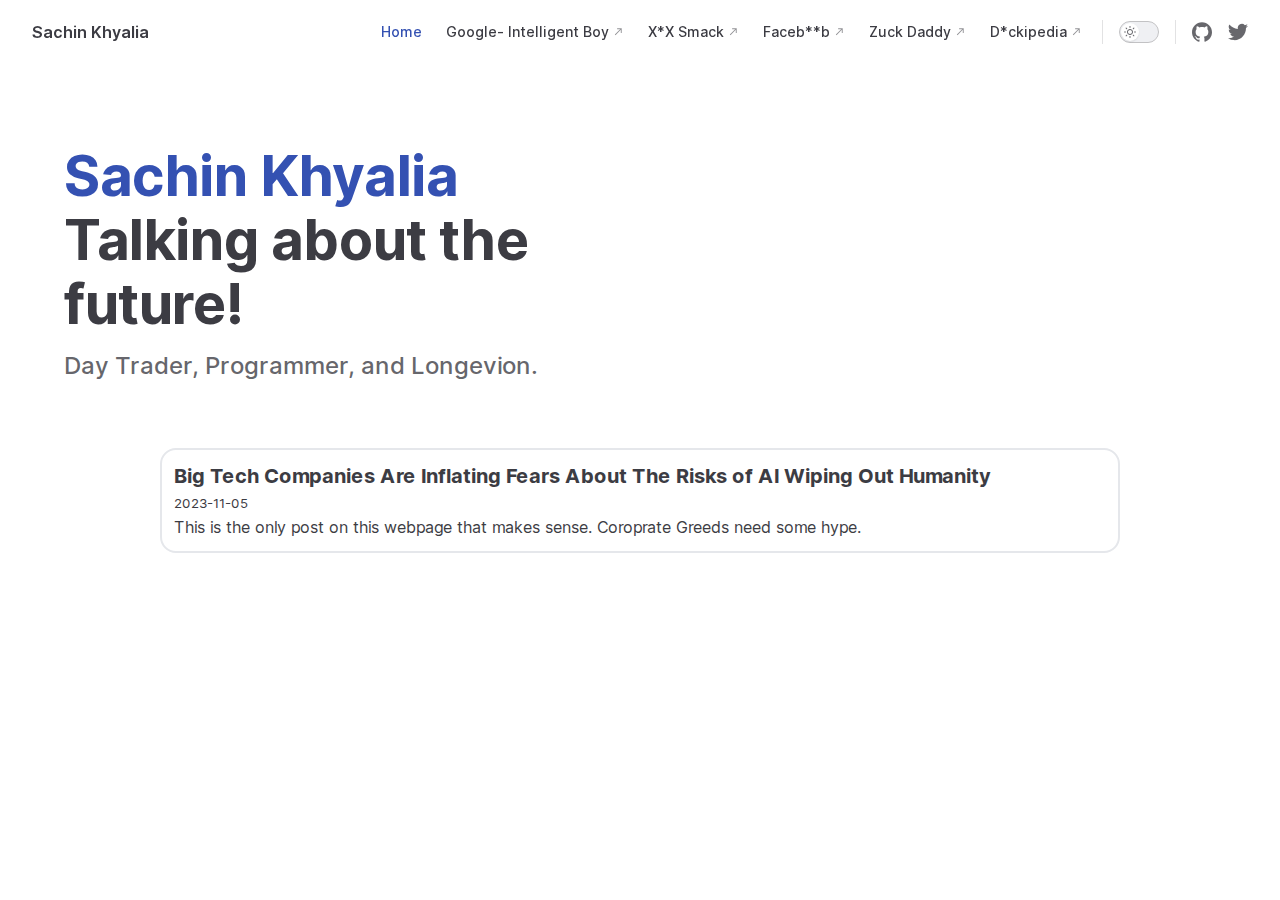
<file: index.html>
<!DOCTYPE html>
<html lang="en-US" dir="ltr">
  <head>
    <meta charset="utf-8">
    <meta name="viewport" content="width=device-width,initial-scale=1">
    <title>Home | Sachin Khyalia</title>
    <meta name="description" content="Talking about the future !">
    <link rel="preload stylesheet" href="/assets/style.ee4adfda.css" as="style">
    
    <script type="module" src="/assets/app.18643d7e.js"></script>
    <link rel="preload" href="/assets/inter-roman-latin.2ed14f66.woff2" as="font" type="font/woff2" crossorigin="">
    <link rel="modulepreload" href="/assets/chunks/framework.edbfdbf1.js">
    <link rel="modulepreload" href="/assets/chunks/theme.e5ff5912.js">
    <link rel="modulepreload" href="/assets/index.md.22c91040.lean.js">
    <script id="check-dark-mode">(()=>{const e=localStorage.getItem("vitepress-theme-appearance")||"auto",a=window.matchMedia("(prefers-color-scheme: dark)").matches;(!e||e==="auto"?a:e==="dark")&&document.documentElement.classList.add("dark")})();</script>
    <script id="check-mac-os">document.documentElement.classList.toggle("mac",/Mac|iPhone|iPod|iPad/i.test(navigator.platform));</script>
  </head>
  <body>
    <div id="app"><div class="Layout" data-v-527a0310><!--[--><!--]--><!--[--><span tabindex="-1" data-v-b22defb4></span><a href="#VPContent" class="VPSkipLink visually-hidden" data-v-b22defb4> Skip to content </a><!--]--><!----><header class="VPNav" data-v-527a0310 data-v-a46e73f0><div class="VPNavBar top" data-v-a46e73f0 data-v-dfeca417><div class="container" data-v-dfeca417><div class="title" data-v-dfeca417><div class="VPNavBarTitle" data-v-dfeca417 data-v-2d6ff155><a class="title" href="/" data-v-2d6ff155><!--[--><!--]--><!----><!--[-->Sachin Khyalia<!--]--><!--[--><!--]--></a></div></div><div class="content" data-v-dfeca417><div class="curtain" data-v-dfeca417></div><div class="content-body" data-v-dfeca417><!--[--><!--]--><div class="VPNavBarSearch search" data-v-dfeca417><!----></div><nav aria-labelledby="main-nav-aria-label" class="VPNavBarMenu menu" data-v-dfeca417 data-v-c6c3e6d4><span id="main-nav-aria-label" class="visually-hidden" data-v-c6c3e6d4>Main Navigation</span><!--[--><!--[--><a class="VPLink link VPNavBarMenuLink active" href="/" tabindex="0" data-v-c6c3e6d4 data-v-97d30ef6><!--[--><span data-v-97d30ef6>Home</span><!--]--></a><!--]--><!--[--><a class="VPLink link vp-external-link-icon VPNavBarMenuLink" href="https://google.com" target="_blank" rel="noreferrer" tabindex="0" data-v-c6c3e6d4 data-v-97d30ef6><!--[--><span data-v-97d30ef6>Google- Intelligent Boy</span><!--]--></a><!--]--><!--[--><a class="VPLink link vp-external-link-icon VPNavBarMenuLink" href="https://x.com" target="_blank" rel="noreferrer" tabindex="0" data-v-c6c3e6d4 data-v-97d30ef6><!--[--><span data-v-97d30ef6>X*X Smack</span><!--]--></a><!--]--><!--[--><a class="VPLink link vp-external-link-icon VPNavBarMenuLink" href="https://facebook.com" target="_blank" rel="noreferrer" tabindex="0" data-v-c6c3e6d4 data-v-97d30ef6><!--[--><span data-v-97d30ef6>Faceb**b</span><!--]--></a><!--]--><!--[--><a class="VPLink link vp-external-link-icon VPNavBarMenuLink" href="https://godaddy.com" target="_blank" rel="noreferrer" tabindex="0" data-v-c6c3e6d4 data-v-97d30ef6><!--[--><span data-v-97d30ef6>Zuck Daddy</span><!--]--></a><!--]--><!--[--><a class="VPLink link vp-external-link-icon VPNavBarMenuLink" href="https://wikipedia.org" target="_blank" rel="noreferrer" tabindex="0" data-v-c6c3e6d4 data-v-97d30ef6><!--[--><span data-v-97d30ef6>D*ckipedia</span><!--]--></a><!--]--><!--]--></nav><!----><div class="VPNavBarAppearance appearance" data-v-dfeca417 data-v-f774fc1d><button class="VPSwitch VPSwitchAppearance" type="button" role="switch" title="toggle dark mode" aria-checked="false" data-v-f774fc1d data-v-fdee46ce data-v-0b5e260c><span class="check" data-v-0b5e260c><span class="icon" data-v-0b5e260c><!--[--><svg xmlns="http://www.w3.org/2000/svg" aria-hidden="true" focusable="false" viewbox="0 0 24 24" class="sun" data-v-fdee46ce><path d="M12,18c-3.3,0-6-2.7-6-6s2.7-6,6-6s6,2.7,6,6S15.3,18,12,18zM12,8c-2.2,0-4,1.8-4,4c0,2.2,1.8,4,4,4c2.2,0,4-1.8,4-4C16,9.8,14.2,8,12,8z"></path><path d="M12,4c-0.6,0-1-0.4-1-1V1c0-0.6,0.4-1,1-1s1,0.4,1,1v2C13,3.6,12.6,4,12,4z"></path><path d="M12,24c-0.6,0-1-0.4-1-1v-2c0-0.6,0.4-1,1-1s1,0.4,1,1v2C13,23.6,12.6,24,12,24z"></path><path d="M5.6,6.6c-0.3,0-0.5-0.1-0.7-0.3L3.5,4.9c-0.4-0.4-0.4-1,0-1.4s1-0.4,1.4,0l1.4,1.4c0.4,0.4,0.4,1,0,1.4C6.2,6.5,5.9,6.6,5.6,6.6z"></path><path d="M19.8,20.8c-0.3,0-0.5-0.1-0.7-0.3l-1.4-1.4c-0.4-0.4-0.4-1,0-1.4s1-0.4,1.4,0l1.4,1.4c0.4,0.4,0.4,1,0,1.4C20.3,20.7,20,20.8,19.8,20.8z"></path><path d="M3,13H1c-0.6,0-1-0.4-1-1s0.4-1,1-1h2c0.6,0,1,0.4,1,1S3.6,13,3,13z"></path><path d="M23,13h-2c-0.6,0-1-0.4-1-1s0.4-1,1-1h2c0.6,0,1,0.4,1,1S23.6,13,23,13z"></path><path d="M4.2,20.8c-0.3,0-0.5-0.1-0.7-0.3c-0.4-0.4-0.4-1,0-1.4l1.4-1.4c0.4-0.4,1-0.4,1.4,0s0.4,1,0,1.4l-1.4,1.4C4.7,20.7,4.5,20.8,4.2,20.8z"></path><path d="M18.4,6.6c-0.3,0-0.5-0.1-0.7-0.3c-0.4-0.4-0.4-1,0-1.4l1.4-1.4c0.4-0.4,1-0.4,1.4,0s0.4,1,0,1.4l-1.4,1.4C18.9,6.5,18.6,6.6,18.4,6.6z"></path></svg><svg xmlns="http://www.w3.org/2000/svg" aria-hidden="true" focusable="false" viewbox="0 0 24 24" class="moon" data-v-fdee46ce><path d="M12.1,22c-0.3,0-0.6,0-0.9,0c-5.5-0.5-9.5-5.4-9-10.9c0.4-4.8,4.2-8.6,9-9c0.4,0,0.8,0.2,1,0.5c0.2,0.3,0.2,0.8-0.1,1.1c-2,2.7-1.4,6.4,1.3,8.4c2.1,1.6,5,1.6,7.1,0c0.3-0.2,0.7-0.3,1.1-0.1c0.3,0.2,0.5,0.6,0.5,1c-0.2,2.7-1.5,5.1-3.6,6.8C16.6,21.2,14.4,22,12.1,22zM9.3,4.4c-2.9,1-5,3.6-5.2,6.8c-0.4,4.4,2.8,8.3,7.2,8.7c2.1,0.2,4.2-0.4,5.8-1.8c1.1-0.9,1.9-2.1,2.4-3.4c-2.5,0.9-5.3,0.5-7.5-1.1C9.2,11.4,8.1,7.7,9.3,4.4z"></path></svg><!--]--></span></span></button></div><div class="VPSocialLinks VPNavBarSocialLinks social-links" data-v-dfeca417 data-v-08b35e6f data-v-f2234a39><!--[--><a class="VPSocialLink no-icon" href="https://github.com/sachinkhyalia" aria-label="github" target="_blank" rel="noopener" data-v-f2234a39 data-v-efc53bd4><svg role="img" viewBox="0 0 24 24" xmlns="http://www.w3.org/2000/svg"><title>GitHub</title><path d="M12 .297c-6.63 0-12 5.373-12 12 0 5.303 3.438 9.8 8.205 11.385.6.113.82-.258.82-.577 0-.285-.01-1.04-.015-2.04-3.338.724-4.042-1.61-4.042-1.61C4.422 18.07 3.633 17.7 3.633 17.7c-1.087-.744.084-.729.084-.729 1.205.084 1.838 1.236 1.838 1.236 1.07 1.835 2.809 1.305 3.495.998.108-.776.417-1.305.76-1.605-2.665-.3-5.466-1.332-5.466-5.93 0-1.31.465-2.38 1.235-3.22-.135-.303-.54-1.523.105-3.176 0 0 1.005-.322 3.3 1.23.96-.267 1.98-.399 3-.405 1.02.006 2.04.138 3 .405 2.28-1.552 3.285-1.23 3.285-1.23.645 1.653.24 2.873.12 3.176.765.84 1.23 1.91 1.23 3.22 0 4.61-2.805 5.625-5.475 5.92.42.36.81 1.096.81 2.22 0 1.606-.015 2.896-.015 3.286 0 .315.21.69.825.57C20.565 22.092 24 17.592 24 12.297c0-6.627-5.373-12-12-12"/></svg></a><a class="VPSocialLink no-icon" href="https://twitter.com/sachinkhyalia" aria-label="twitter" target="_blank" rel="noopener" data-v-f2234a39 data-v-efc53bd4><svg role="img" viewBox="0 0 24 24" xmlns="http://www.w3.org/2000/svg"><title>Twitter</title><path d="M21.543 7.104c.015.211.015.423.015.636 0 6.507-4.954 14.01-14.01 14.01v-.003A13.94 13.94 0 0 1 0 19.539a9.88 9.88 0 0 0 7.287-2.041 4.93 4.93 0 0 1-4.6-3.42 4.916 4.916 0 0 0 2.223-.084A4.926 4.926 0 0 1 .96 9.167v-.062a4.887 4.887 0 0 0 2.235.616A4.928 4.928 0 0 1 1.67 3.148 13.98 13.98 0 0 0 11.82 8.292a4.929 4.929 0 0 1 8.39-4.49 9.868 9.868 0 0 0 3.128-1.196 4.941 4.941 0 0 1-2.165 2.724A9.828 9.828 0 0 0 24 4.555a10.019 10.019 0 0 1-2.457 2.549z"/></svg></a><!--]--></div><div class="VPFlyout VPNavBarExtra extra" data-v-dfeca417 data-v-47bb42ad data-v-1a2ceba0><button type="button" class="button" aria-haspopup="true" aria-expanded="false" aria-label="extra navigation" data-v-1a2ceba0><svg xmlns="http://www.w3.org/2000/svg" aria-hidden="true" focusable="false" viewbox="0 0 24 24" class="icon" data-v-1a2ceba0><circle cx="12" cy="12" r="2"></circle><circle cx="19" cy="12" r="2"></circle><circle cx="5" cy="12" r="2"></circle></svg></button><div class="menu" data-v-1a2ceba0><div class="VPMenu" data-v-1a2ceba0 data-v-7bffa9cd><!----><!--[--><!--[--><!----><div class="group" data-v-47bb42ad><div class="item appearance" data-v-47bb42ad><p class="label" data-v-47bb42ad>Appearance</p><div class="appearance-action" data-v-47bb42ad><button class="VPSwitch VPSwitchAppearance" type="button" role="switch" title="toggle dark mode" aria-checked="false" data-v-47bb42ad data-v-fdee46ce data-v-0b5e260c><span class="check" data-v-0b5e260c><span class="icon" data-v-0b5e260c><!--[--><svg xmlns="http://www.w3.org/2000/svg" aria-hidden="true" focusable="false" viewbox="0 0 24 24" class="sun" data-v-fdee46ce><path d="M12,18c-3.3,0-6-2.7-6-6s2.7-6,6-6s6,2.7,6,6S15.3,18,12,18zM12,8c-2.2,0-4,1.8-4,4c0,2.2,1.8,4,4,4c2.2,0,4-1.8,4-4C16,9.8,14.2,8,12,8z"></path><path d="M12,4c-0.6,0-1-0.4-1-1V1c0-0.6,0.4-1,1-1s1,0.4,1,1v2C13,3.6,12.6,4,12,4z"></path><path d="M12,24c-0.6,0-1-0.4-1-1v-2c0-0.6,0.4-1,1-1s1,0.4,1,1v2C13,23.6,12.6,24,12,24z"></path><path d="M5.6,6.6c-0.3,0-0.5-0.1-0.7-0.3L3.5,4.9c-0.4-0.4-0.4-1,0-1.4s1-0.4,1.4,0l1.4,1.4c0.4,0.4,0.4,1,0,1.4C6.2,6.5,5.9,6.6,5.6,6.6z"></path><path d="M19.8,20.8c-0.3,0-0.5-0.1-0.7-0.3l-1.4-1.4c-0.4-0.4-0.4-1,0-1.4s1-0.4,1.4,0l1.4,1.4c0.4,0.4,0.4,1,0,1.4C20.3,20.7,20,20.8,19.8,20.8z"></path><path d="M3,13H1c-0.6,0-1-0.4-1-1s0.4-1,1-1h2c0.6,0,1,0.4,1,1S3.6,13,3,13z"></path><path d="M23,13h-2c-0.6,0-1-0.4-1-1s0.4-1,1-1h2c0.6,0,1,0.4,1,1S23.6,13,23,13z"></path><path d="M4.2,20.8c-0.3,0-0.5-0.1-0.7-0.3c-0.4-0.4-0.4-1,0-1.4l1.4-1.4c0.4-0.4,1-0.4,1.4,0s0.4,1,0,1.4l-1.4,1.4C4.7,20.7,4.5,20.8,4.2,20.8z"></path><path d="M18.4,6.6c-0.3,0-0.5-0.1-0.7-0.3c-0.4-0.4-0.4-1,0-1.4l1.4-1.4c0.4-0.4,1-0.4,1.4,0s0.4,1,0,1.4l-1.4,1.4C18.9,6.5,18.6,6.6,18.4,6.6z"></path></svg><svg xmlns="http://www.w3.org/2000/svg" aria-hidden="true" focusable="false" viewbox="0 0 24 24" class="moon" data-v-fdee46ce><path d="M12.1,22c-0.3,0-0.6,0-0.9,0c-5.5-0.5-9.5-5.4-9-10.9c0.4-4.8,4.2-8.6,9-9c0.4,0,0.8,0.2,1,0.5c0.2,0.3,0.2,0.8-0.1,1.1c-2,2.7-1.4,6.4,1.3,8.4c2.1,1.6,5,1.6,7.1,0c0.3-0.2,0.7-0.3,1.1-0.1c0.3,0.2,0.5,0.6,0.5,1c-0.2,2.7-1.5,5.1-3.6,6.8C16.6,21.2,14.4,22,12.1,22zM9.3,4.4c-2.9,1-5,3.6-5.2,6.8c-0.4,4.4,2.8,8.3,7.2,8.7c2.1,0.2,4.2-0.4,5.8-1.8c1.1-0.9,1.9-2.1,2.4-3.4c-2.5,0.9-5.3,0.5-7.5-1.1C9.2,11.4,8.1,7.7,9.3,4.4z"></path></svg><!--]--></span></span></button></div></div></div><div class="group" data-v-47bb42ad><div class="item social-links" data-v-47bb42ad><div class="VPSocialLinks social-links-list" data-v-47bb42ad data-v-f2234a39><!--[--><a class="VPSocialLink no-icon" href="https://github.com/sachinkhyalia" aria-label="github" target="_blank" rel="noopener" data-v-f2234a39 data-v-efc53bd4><svg role="img" viewBox="0 0 24 24" xmlns="http://www.w3.org/2000/svg"><title>GitHub</title><path d="M12 .297c-6.63 0-12 5.373-12 12 0 5.303 3.438 9.8 8.205 11.385.6.113.82-.258.82-.577 0-.285-.01-1.04-.015-2.04-3.338.724-4.042-1.61-4.042-1.61C4.422 18.07 3.633 17.7 3.633 17.7c-1.087-.744.084-.729.084-.729 1.205.084 1.838 1.236 1.838 1.236 1.07 1.835 2.809 1.305 3.495.998.108-.776.417-1.305.76-1.605-2.665-.3-5.466-1.332-5.466-5.93 0-1.31.465-2.38 1.235-3.22-.135-.303-.54-1.523.105-3.176 0 0 1.005-.322 3.3 1.23.96-.267 1.98-.399 3-.405 1.02.006 2.04.138 3 .405 2.28-1.552 3.285-1.23 3.285-1.23.645 1.653.24 2.873.12 3.176.765.84 1.23 1.91 1.23 3.22 0 4.61-2.805 5.625-5.475 5.92.42.36.81 1.096.81 2.22 0 1.606-.015 2.896-.015 3.286 0 .315.21.69.825.57C20.565 22.092 24 17.592 24 12.297c0-6.627-5.373-12-12-12"/></svg></a><a class="VPSocialLink no-icon" href="https://twitter.com/sachinkhyalia" aria-label="twitter" target="_blank" rel="noopener" data-v-f2234a39 data-v-efc53bd4><svg role="img" viewBox="0 0 24 24" xmlns="http://www.w3.org/2000/svg"><title>Twitter</title><path d="M21.543 7.104c.015.211.015.423.015.636 0 6.507-4.954 14.01-14.01 14.01v-.003A13.94 13.94 0 0 1 0 19.539a9.88 9.88 0 0 0 7.287-2.041 4.93 4.93 0 0 1-4.6-3.42 4.916 4.916 0 0 0 2.223-.084A4.926 4.926 0 0 1 .96 9.167v-.062a4.887 4.887 0 0 0 2.235.616A4.928 4.928 0 0 1 1.67 3.148 13.98 13.98 0 0 0 11.82 8.292a4.929 4.929 0 0 1 8.39-4.49 9.868 9.868 0 0 0 3.128-1.196 4.941 4.941 0 0 1-2.165 2.724A9.828 9.828 0 0 0 24 4.555a10.019 10.019 0 0 1-2.457 2.549z"/></svg></a><!--]--></div></div></div><!--]--><!--]--></div></div></div><!--[--><!--]--><button type="button" class="VPNavBarHamburger hamburger" aria-label="mobile navigation" aria-expanded="false" aria-controls="VPNavScreen" data-v-dfeca417 data-v-670493dd><span class="container" data-v-670493dd><span class="top" data-v-670493dd></span><span class="middle" data-v-670493dd></span><span class="bottom" data-v-670493dd></span></span></button></div></div></div></div><!----></header><!----><!----><div class="VPContent is-home" id="VPContent" data-v-527a0310 data-v-b7946bfc><div class="VPHome" data-v-b7946bfc data-v-8ebac4ee><!--[--><!--]--><div class="VPHero VPHomeHero" data-v-8ebac4ee data-v-3d564967><div class="container" data-v-3d564967><div class="main" data-v-3d564967><!--[--><h1 class="name" data-v-3d564967><span class="clip" data-v-3d564967>Sachin Khyalia</span></h1><p class="text" data-v-3d564967>Talking about the future!</p><p class="tagline" data-v-3d564967>Day Trader, Programmer, and Longevion.</p><!--]--><!----></div><!----></div></div><!--[--><!--]--><!--[--><!--]--><!----><!--[--><!--]--><div style="position:relative;" data-v-8ebac4ee><div><body><a href="/articles/big-tech-companies-are-inflating-fears-about-the-risk-of-ai-wiping-out-humanity" style="display:block;margin:auto;padding:0.75rem;border:2px #e5e7eb solid;border-radius:1rem;"><h2 style="font-size:1.25rem;line-height:1.75rem;font-weight:700;"> Big Tech Companies Are Inflating Fears About The Risks of AI Wiping Out Humanity </h2><small>2023-11-05</small><p> This is the only post on this webpage that makes sense. Coroprate Greeds need some hype. </p></a><br><a href="/articles/why-zuck-is-cuck" style="display:block;margin:auto;padding:0.75rem;border:2px #e5e7eb solid;border-radius:1rem;"><h2 style="font-size:1.25rem;line-height:1.75rem;font-weight:700;"> Why Zuck Is Cuck? </h2><small>2023-11-04</small><p> This topic needs some serious discussions and debates. Cuz Zuck&#39;s wife cheated on him. ah! 😜 </p></a><br><a href="/articles/how-to-run-marathon-while-eating-pizzza" style="display:block;margin:auto;padding:0.75rem;border:2px #e5e7eb solid;border-radius:1rem;"><h2 style="font-size:1.25rem;line-height:1.75rem;font-weight:700;"> How To Run Marathon While Eating PizzZa </h2><small>2023-11-03</small><p> Don&#39;t waste your valuable time reading this post. I was bored, so i made this webpage. Just enjoy the speed of this webpage. Couple talk – How and why to ‘divorce’ your finances. Couple talk – How and why to ‘divorce’ your finances. Couple talk – How and why to ‘divorce’ your finances </p></a><br><a href="/articles/how-to-complete-your-assignment-while-bathing" style="display:block;margin:auto;padding:0.75rem;border:2px #e5e7eb solid;border-radius:1rem;"><h2 style="font-size:1.25rem;line-height:1.75rem;font-weight:700;"> How To Complete Your Assignment While Bathing </h2><small>2023-11-02</small><p> Don&#39;t waste your valuable time reading this post. I was bored, so i made this webpage. Just enjoy the speed of this webpage. Couple talk – How and why to ‘divorce’ your finances. Couple talk – How and why to ‘divorce’ your finances. Couple talk – How and why to ‘divorce’ your finances. </p></a><br><a href="/articles/how-to-play-cricket-while-sleeping-on-cactus" style="display:block;margin:auto;padding:0.75rem;border:2px #e5e7eb solid;border-radius:1rem;"><h2 style="font-size:1.25rem;line-height:1.75rem;font-weight:700;"> How To Play Cricket While Sleeping On Cactus </h2><small>2023-11-01</small><p> Don&#39;t waste your valuable time reading this post. I was bored, so i made this webpage. Just enjoy the speed of this webpage. Couple talk – How and why to ‘divorce’ your finances. Couple talk – How and why to ‘divorce’ your finances. Couple talk – How and why to ‘divorce’ your finances </p></a></body></div></div></div></div><!----><!--[--><!--]--></div></div>
    <script>window.__VP_HASH_MAP__=JSON.parse("{\"articles_how-to-play-cricket-while-sleeping-on-cactus.md\":\"efde7e94\",\"index.md\":\"22c91040\",\"articles_how-to-run-marathon-while-eating-pizzza.md\":\"37031433\",\"articles_big-tech-companies-are-inflating-fears-about-the-risk-of-ai-wiping-out-humanity.md\":\"f046d6d5\",\"articles_why-zuck-is-cuck.md\":\"ef9fb937\",\"articles_how-to-complete-your-assignment-while-bathing.md\":\"7a1938e9\"}");window.__VP_SITE_DATA__=JSON.parse("{\"lang\":\"en-US\",\"dir\":\"ltr\",\"title\":\"Sachin Khyalia\",\"description\":\"Talking about the future !\",\"base\":\"/\",\"head\":[],\"appearance\":true,\"themeConfig\":{\"nav\":[{\"text\":\"Home\",\"link\":\"/\"},{\"text\":\"Google- Intelligent Boy\",\"link\":\"https://google.com\"},{\"text\":\"X*X Smack\",\"link\":\"https://x.com\"},{\"text\":\"Faceb**b\",\"link\":\"https://facebook.com\"},{\"text\":\"Zuck Daddy\",\"link\":\"https://godaddy.com\"},{\"text\":\"D*ckipedia\",\"link\":\"https://wikipedia.org\"}],\"socialLinks\":[{\"icon\":\"github\",\"link\":\"https://github.com/sachinkhyalia\"},{\"icon\":\"twitter\",\"link\":\"https://twitter.com/sachinkhyalia\"}]},\"locales\":{},\"scrollOffset\":90,\"cleanUrls\":false}");</script>
    
  </body>
</html>
</file>
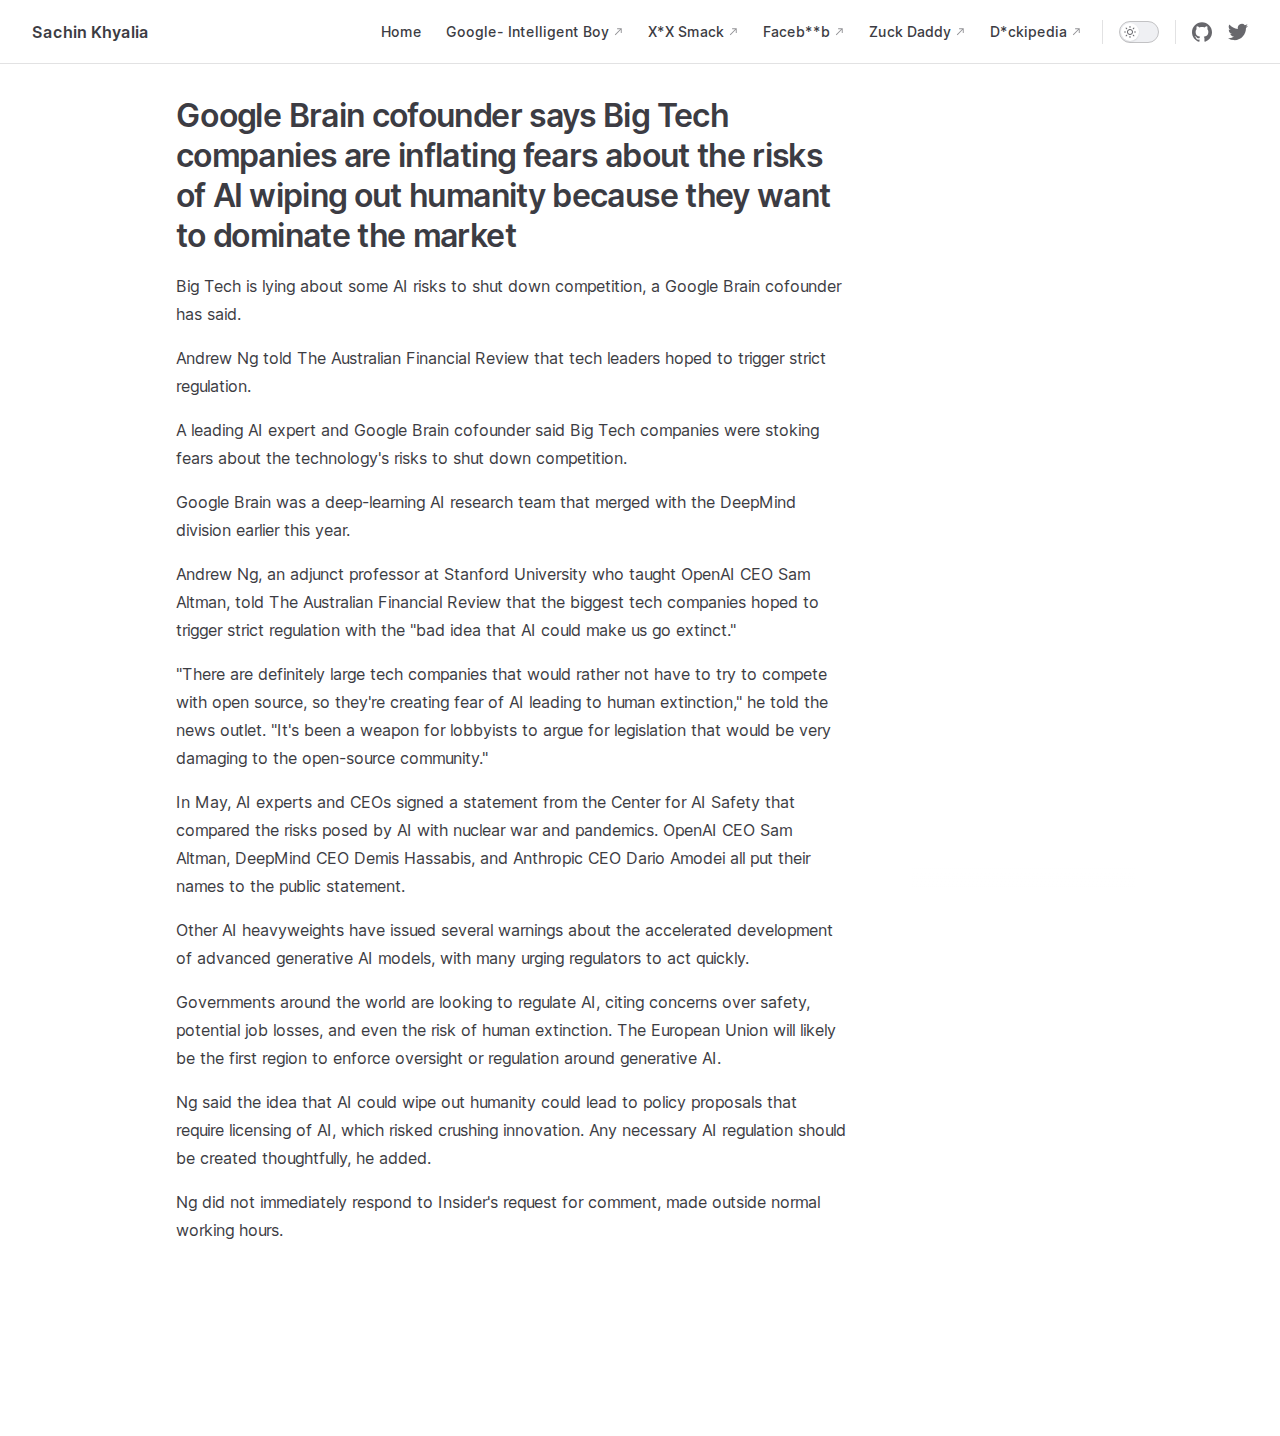
<file: articles/big-tech-companies-are-inflating-fears-about-the-risk-of-ai-wiping-out-humanity.html>
<!DOCTYPE html>
<html lang="en-US" dir="ltr">
  <head>
    <meta charset="utf-8">
    <meta name="viewport" content="width=device-width,initial-scale=1">
    <title>Google Brain cofounder says Big Tech companies are inflating fears about the risks of AI wiping out humanity because they want to dominate the market | Sachin Khyalia</title>
    <meta name="description" content="Talking about the future !">
    <link rel="preload stylesheet" href="/assets/style.ee4adfda.css" as="style">
    
    <script type="module" src="/assets/app.18643d7e.js"></script>
    <link rel="preload" href="/assets/inter-roman-latin.2ed14f66.woff2" as="font" type="font/woff2" crossorigin="">
    <link rel="modulepreload" href="/assets/chunks/framework.edbfdbf1.js">
    <link rel="modulepreload" href="/assets/chunks/theme.e5ff5912.js">
    <link rel="modulepreload" href="/assets/articles_big-tech-companies-are-inflating-fears-about-the-risk-of-ai-wiping-out-humanity.md.f046d6d5.lean.js">
    <script id="check-dark-mode">(()=>{const e=localStorage.getItem("vitepress-theme-appearance")||"auto",a=window.matchMedia("(prefers-color-scheme: dark)").matches;(!e||e==="auto"?a:e==="dark")&&document.documentElement.classList.add("dark")})();</script>
    <script id="check-mac-os">document.documentElement.classList.toggle("mac",/Mac|iPhone|iPod|iPad/i.test(navigator.platform));</script>
  </head>
  <body>
    <div id="app"><div class="Layout" data-v-527a0310><!--[--><!--]--><!--[--><span tabindex="-1" data-v-b22defb4></span><a href="#VPContent" class="VPSkipLink visually-hidden" data-v-b22defb4> Skip to content </a><!--]--><!----><header class="VPNav" data-v-527a0310 data-v-a46e73f0><div class="VPNavBar" data-v-a46e73f0 data-v-dfeca417><div class="container" data-v-dfeca417><div class="title" data-v-dfeca417><div class="VPNavBarTitle" data-v-dfeca417 data-v-2d6ff155><a class="title" href="/" data-v-2d6ff155><!--[--><!--]--><!----><!--[-->Sachin Khyalia<!--]--><!--[--><!--]--></a></div></div><div class="content" data-v-dfeca417><div class="curtain" data-v-dfeca417></div><div class="content-body" data-v-dfeca417><!--[--><!--]--><div class="VPNavBarSearch search" data-v-dfeca417><!----></div><nav aria-labelledby="main-nav-aria-label" class="VPNavBarMenu menu" data-v-dfeca417 data-v-c6c3e6d4><span id="main-nav-aria-label" class="visually-hidden" data-v-c6c3e6d4>Main Navigation</span><!--[--><!--[--><a class="VPLink link VPNavBarMenuLink" href="/" tabindex="0" data-v-c6c3e6d4 data-v-97d30ef6><!--[--><span data-v-97d30ef6>Home</span><!--]--></a><!--]--><!--[--><a class="VPLink link vp-external-link-icon VPNavBarMenuLink" href="https://google.com" target="_blank" rel="noreferrer" tabindex="0" data-v-c6c3e6d4 data-v-97d30ef6><!--[--><span data-v-97d30ef6>Google- Intelligent Boy</span><!--]--></a><!--]--><!--[--><a class="VPLink link vp-external-link-icon VPNavBarMenuLink" href="https://x.com" target="_blank" rel="noreferrer" tabindex="0" data-v-c6c3e6d4 data-v-97d30ef6><!--[--><span data-v-97d30ef6>X*X Smack</span><!--]--></a><!--]--><!--[--><a class="VPLink link vp-external-link-icon VPNavBarMenuLink" href="https://facebook.com" target="_blank" rel="noreferrer" tabindex="0" data-v-c6c3e6d4 data-v-97d30ef6><!--[--><span data-v-97d30ef6>Faceb**b</span><!--]--></a><!--]--><!--[--><a class="VPLink link vp-external-link-icon VPNavBarMenuLink" href="https://godaddy.com" target="_blank" rel="noreferrer" tabindex="0" data-v-c6c3e6d4 data-v-97d30ef6><!--[--><span data-v-97d30ef6>Zuck Daddy</span><!--]--></a><!--]--><!--[--><a class="VPLink link vp-external-link-icon VPNavBarMenuLink" href="https://wikipedia.org" target="_blank" rel="noreferrer" tabindex="0" data-v-c6c3e6d4 data-v-97d30ef6><!--[--><span data-v-97d30ef6>D*ckipedia</span><!--]--></a><!--]--><!--]--></nav><!----><div class="VPNavBarAppearance appearance" data-v-dfeca417 data-v-f774fc1d><button class="VPSwitch VPSwitchAppearance" type="button" role="switch" title="toggle dark mode" aria-checked="false" data-v-f774fc1d data-v-fdee46ce data-v-0b5e260c><span class="check" data-v-0b5e260c><span class="icon" data-v-0b5e260c><!--[--><svg xmlns="http://www.w3.org/2000/svg" aria-hidden="true" focusable="false" viewbox="0 0 24 24" class="sun" data-v-fdee46ce><path d="M12,18c-3.3,0-6-2.7-6-6s2.7-6,6-6s6,2.7,6,6S15.3,18,12,18zM12,8c-2.2,0-4,1.8-4,4c0,2.2,1.8,4,4,4c2.2,0,4-1.8,4-4C16,9.8,14.2,8,12,8z"></path><path d="M12,4c-0.6,0-1-0.4-1-1V1c0-0.6,0.4-1,1-1s1,0.4,1,1v2C13,3.6,12.6,4,12,4z"></path><path d="M12,24c-0.6,0-1-0.4-1-1v-2c0-0.6,0.4-1,1-1s1,0.4,1,1v2C13,23.6,12.6,24,12,24z"></path><path d="M5.6,6.6c-0.3,0-0.5-0.1-0.7-0.3L3.5,4.9c-0.4-0.4-0.4-1,0-1.4s1-0.4,1.4,0l1.4,1.4c0.4,0.4,0.4,1,0,1.4C6.2,6.5,5.9,6.6,5.6,6.6z"></path><path d="M19.8,20.8c-0.3,0-0.5-0.1-0.7-0.3l-1.4-1.4c-0.4-0.4-0.4-1,0-1.4s1-0.4,1.4,0l1.4,1.4c0.4,0.4,0.4,1,0,1.4C20.3,20.7,20,20.8,19.8,20.8z"></path><path d="M3,13H1c-0.6,0-1-0.4-1-1s0.4-1,1-1h2c0.6,0,1,0.4,1,1S3.6,13,3,13z"></path><path d="M23,13h-2c-0.6,0-1-0.4-1-1s0.4-1,1-1h2c0.6,0,1,0.4,1,1S23.6,13,23,13z"></path><path d="M4.2,20.8c-0.3,0-0.5-0.1-0.7-0.3c-0.4-0.4-0.4-1,0-1.4l1.4-1.4c0.4-0.4,1-0.4,1.4,0s0.4,1,0,1.4l-1.4,1.4C4.7,20.7,4.5,20.8,4.2,20.8z"></path><path d="M18.4,6.6c-0.3,0-0.5-0.1-0.7-0.3c-0.4-0.4-0.4-1,0-1.4l1.4-1.4c0.4-0.4,1-0.4,1.4,0s0.4,1,0,1.4l-1.4,1.4C18.9,6.5,18.6,6.6,18.4,6.6z"></path></svg><svg xmlns="http://www.w3.org/2000/svg" aria-hidden="true" focusable="false" viewbox="0 0 24 24" class="moon" data-v-fdee46ce><path d="M12.1,22c-0.3,0-0.6,0-0.9,0c-5.5-0.5-9.5-5.4-9-10.9c0.4-4.8,4.2-8.6,9-9c0.4,0,0.8,0.2,1,0.5c0.2,0.3,0.2,0.8-0.1,1.1c-2,2.7-1.4,6.4,1.3,8.4c2.1,1.6,5,1.6,7.1,0c0.3-0.2,0.7-0.3,1.1-0.1c0.3,0.2,0.5,0.6,0.5,1c-0.2,2.7-1.5,5.1-3.6,6.8C16.6,21.2,14.4,22,12.1,22zM9.3,4.4c-2.9,1-5,3.6-5.2,6.8c-0.4,4.4,2.8,8.3,7.2,8.7c2.1,0.2,4.2-0.4,5.8-1.8c1.1-0.9,1.9-2.1,2.4-3.4c-2.5,0.9-5.3,0.5-7.5-1.1C9.2,11.4,8.1,7.7,9.3,4.4z"></path></svg><!--]--></span></span></button></div><div class="VPSocialLinks VPNavBarSocialLinks social-links" data-v-dfeca417 data-v-08b35e6f data-v-f2234a39><!--[--><a class="VPSocialLink no-icon" href="https://github.com/sachinkhyalia" aria-label="github" target="_blank" rel="noopener" data-v-f2234a39 data-v-efc53bd4><svg role="img" viewBox="0 0 24 24" xmlns="http://www.w3.org/2000/svg"><title>GitHub</title><path d="M12 .297c-6.63 0-12 5.373-12 12 0 5.303 3.438 9.8 8.205 11.385.6.113.82-.258.82-.577 0-.285-.01-1.04-.015-2.04-3.338.724-4.042-1.61-4.042-1.61C4.422 18.07 3.633 17.7 3.633 17.7c-1.087-.744.084-.729.084-.729 1.205.084 1.838 1.236 1.838 1.236 1.07 1.835 2.809 1.305 3.495.998.108-.776.417-1.305.76-1.605-2.665-.3-5.466-1.332-5.466-5.93 0-1.31.465-2.38 1.235-3.22-.135-.303-.54-1.523.105-3.176 0 0 1.005-.322 3.3 1.23.96-.267 1.98-.399 3-.405 1.02.006 2.04.138 3 .405 2.28-1.552 3.285-1.23 3.285-1.23.645 1.653.24 2.873.12 3.176.765.84 1.23 1.91 1.23 3.22 0 4.61-2.805 5.625-5.475 5.92.42.36.81 1.096.81 2.22 0 1.606-.015 2.896-.015 3.286 0 .315.21.69.825.57C20.565 22.092 24 17.592 24 12.297c0-6.627-5.373-12-12-12"/></svg></a><a class="VPSocialLink no-icon" href="https://twitter.com/sachinkhyalia" aria-label="twitter" target="_blank" rel="noopener" data-v-f2234a39 data-v-efc53bd4><svg role="img" viewBox="0 0 24 24" xmlns="http://www.w3.org/2000/svg"><title>Twitter</title><path d="M21.543 7.104c.015.211.015.423.015.636 0 6.507-4.954 14.01-14.01 14.01v-.003A13.94 13.94 0 0 1 0 19.539a9.88 9.88 0 0 0 7.287-2.041 4.93 4.93 0 0 1-4.6-3.42 4.916 4.916 0 0 0 2.223-.084A4.926 4.926 0 0 1 .96 9.167v-.062a4.887 4.887 0 0 0 2.235.616A4.928 4.928 0 0 1 1.67 3.148 13.98 13.98 0 0 0 11.82 8.292a4.929 4.929 0 0 1 8.39-4.49 9.868 9.868 0 0 0 3.128-1.196 4.941 4.941 0 0 1-2.165 2.724A9.828 9.828 0 0 0 24 4.555a10.019 10.019 0 0 1-2.457 2.549z"/></svg></a><!--]--></div><div class="VPFlyout VPNavBarExtra extra" data-v-dfeca417 data-v-47bb42ad data-v-1a2ceba0><button type="button" class="button" aria-haspopup="true" aria-expanded="false" aria-label="extra navigation" data-v-1a2ceba0><svg xmlns="http://www.w3.org/2000/svg" aria-hidden="true" focusable="false" viewbox="0 0 24 24" class="icon" data-v-1a2ceba0><circle cx="12" cy="12" r="2"></circle><circle cx="19" cy="12" r="2"></circle><circle cx="5" cy="12" r="2"></circle></svg></button><div class="menu" data-v-1a2ceba0><div class="VPMenu" data-v-1a2ceba0 data-v-7bffa9cd><!----><!--[--><!--[--><!----><div class="group" data-v-47bb42ad><div class="item appearance" data-v-47bb42ad><p class="label" data-v-47bb42ad>Appearance</p><div class="appearance-action" data-v-47bb42ad><button class="VPSwitch VPSwitchAppearance" type="button" role="switch" title="toggle dark mode" aria-checked="false" data-v-47bb42ad data-v-fdee46ce data-v-0b5e260c><span class="check" data-v-0b5e260c><span class="icon" data-v-0b5e260c><!--[--><svg xmlns="http://www.w3.org/2000/svg" aria-hidden="true" focusable="false" viewbox="0 0 24 24" class="sun" data-v-fdee46ce><path d="M12,18c-3.3,0-6-2.7-6-6s2.7-6,6-6s6,2.7,6,6S15.3,18,12,18zM12,8c-2.2,0-4,1.8-4,4c0,2.2,1.8,4,4,4c2.2,0,4-1.8,4-4C16,9.8,14.2,8,12,8z"></path><path d="M12,4c-0.6,0-1-0.4-1-1V1c0-0.6,0.4-1,1-1s1,0.4,1,1v2C13,3.6,12.6,4,12,4z"></path><path d="M12,24c-0.6,0-1-0.4-1-1v-2c0-0.6,0.4-1,1-1s1,0.4,1,1v2C13,23.6,12.6,24,12,24z"></path><path d="M5.6,6.6c-0.3,0-0.5-0.1-0.7-0.3L3.5,4.9c-0.4-0.4-0.4-1,0-1.4s1-0.4,1.4,0l1.4,1.4c0.4,0.4,0.4,1,0,1.4C6.2,6.5,5.9,6.6,5.6,6.6z"></path><path d="M19.8,20.8c-0.3,0-0.5-0.1-0.7-0.3l-1.4-1.4c-0.4-0.4-0.4-1,0-1.4s1-0.4,1.4,0l1.4,1.4c0.4,0.4,0.4,1,0,1.4C20.3,20.7,20,20.8,19.8,20.8z"></path><path d="M3,13H1c-0.6,0-1-0.4-1-1s0.4-1,1-1h2c0.6,0,1,0.4,1,1S3.6,13,3,13z"></path><path d="M23,13h-2c-0.6,0-1-0.4-1-1s0.4-1,1-1h2c0.6,0,1,0.4,1,1S23.6,13,23,13z"></path><path d="M4.2,20.8c-0.3,0-0.5-0.1-0.7-0.3c-0.4-0.4-0.4-1,0-1.4l1.4-1.4c0.4-0.4,1-0.4,1.4,0s0.4,1,0,1.4l-1.4,1.4C4.7,20.7,4.5,20.8,4.2,20.8z"></path><path d="M18.4,6.6c-0.3,0-0.5-0.1-0.7-0.3c-0.4-0.4-0.4-1,0-1.4l1.4-1.4c0.4-0.4,1-0.4,1.4,0s0.4,1,0,1.4l-1.4,1.4C18.9,6.5,18.6,6.6,18.4,6.6z"></path></svg><svg xmlns="http://www.w3.org/2000/svg" aria-hidden="true" focusable="false" viewbox="0 0 24 24" class="moon" data-v-fdee46ce><path d="M12.1,22c-0.3,0-0.6,0-0.9,0c-5.5-0.5-9.5-5.4-9-10.9c0.4-4.8,4.2-8.6,9-9c0.4,0,0.8,0.2,1,0.5c0.2,0.3,0.2,0.8-0.1,1.1c-2,2.7-1.4,6.4,1.3,8.4c2.1,1.6,5,1.6,7.1,0c0.3-0.2,0.7-0.3,1.1-0.1c0.3,0.2,0.5,0.6,0.5,1c-0.2,2.7-1.5,5.1-3.6,6.8C16.6,21.2,14.4,22,12.1,22zM9.3,4.4c-2.9,1-5,3.6-5.2,6.8c-0.4,4.4,2.8,8.3,7.2,8.7c2.1,0.2,4.2-0.4,5.8-1.8c1.1-0.9,1.9-2.1,2.4-3.4c-2.5,0.9-5.3,0.5-7.5-1.1C9.2,11.4,8.1,7.7,9.3,4.4z"></path></svg><!--]--></span></span></button></div></div></div><div class="group" data-v-47bb42ad><div class="item social-links" data-v-47bb42ad><div class="VPSocialLinks social-links-list" data-v-47bb42ad data-v-f2234a39><!--[--><a class="VPSocialLink no-icon" href="https://github.com/sachinkhyalia" aria-label="github" target="_blank" rel="noopener" data-v-f2234a39 data-v-efc53bd4><svg role="img" viewBox="0 0 24 24" xmlns="http://www.w3.org/2000/svg"><title>GitHub</title><path d="M12 .297c-6.63 0-12 5.373-12 12 0 5.303 3.438 9.8 8.205 11.385.6.113.82-.258.82-.577 0-.285-.01-1.04-.015-2.04-3.338.724-4.042-1.61-4.042-1.61C4.422 18.07 3.633 17.7 3.633 17.7c-1.087-.744.084-.729.084-.729 1.205.084 1.838 1.236 1.838 1.236 1.07 1.835 2.809 1.305 3.495.998.108-.776.417-1.305.76-1.605-2.665-.3-5.466-1.332-5.466-5.93 0-1.31.465-2.38 1.235-3.22-.135-.303-.54-1.523.105-3.176 0 0 1.005-.322 3.3 1.23.96-.267 1.98-.399 3-.405 1.02.006 2.04.138 3 .405 2.28-1.552 3.285-1.23 3.285-1.23.645 1.653.24 2.873.12 3.176.765.84 1.23 1.91 1.23 3.22 0 4.61-2.805 5.625-5.475 5.92.42.36.81 1.096.81 2.22 0 1.606-.015 2.896-.015 3.286 0 .315.21.69.825.57C20.565 22.092 24 17.592 24 12.297c0-6.627-5.373-12-12-12"/></svg></a><a class="VPSocialLink no-icon" href="https://twitter.com/sachinkhyalia" aria-label="twitter" target="_blank" rel="noopener" data-v-f2234a39 data-v-efc53bd4><svg role="img" viewBox="0 0 24 24" xmlns="http://www.w3.org/2000/svg"><title>Twitter</title><path d="M21.543 7.104c.015.211.015.423.015.636 0 6.507-4.954 14.01-14.01 14.01v-.003A13.94 13.94 0 0 1 0 19.539a9.88 9.88 0 0 0 7.287-2.041 4.93 4.93 0 0 1-4.6-3.42 4.916 4.916 0 0 0 2.223-.084A4.926 4.926 0 0 1 .96 9.167v-.062a4.887 4.887 0 0 0 2.235.616A4.928 4.928 0 0 1 1.67 3.148 13.98 13.98 0 0 0 11.82 8.292a4.929 4.929 0 0 1 8.39-4.49 9.868 9.868 0 0 0 3.128-1.196 4.941 4.941 0 0 1-2.165 2.724A9.828 9.828 0 0 0 24 4.555a10.019 10.019 0 0 1-2.457 2.549z"/></svg></a><!--]--></div></div></div><!--]--><!--]--></div></div></div><!--[--><!--]--><button type="button" class="VPNavBarHamburger hamburger" aria-label="mobile navigation" aria-expanded="false" aria-controls="VPNavScreen" data-v-dfeca417 data-v-670493dd><span class="container" data-v-670493dd><span class="top" data-v-670493dd></span><span class="middle" data-v-670493dd></span><span class="bottom" data-v-670493dd></span></span></button></div></div></div></div><!----></header><div class="VPLocalNav fixed reached-top" data-v-527a0310 data-v-3c3d80ab><!----><div class="VPLocalNavOutlineDropdown" style="--vp-vh:0px;" data-v-3c3d80ab data-v-2c1007a4><button data-v-2c1007a4>Return to top</button><!----></div></div><!----><div class="VPContent" id="VPContent" data-v-527a0310 data-v-b7946bfc><div class="VPDoc has-aside" data-v-b7946bfc data-v-281cfc61><!--[--><!--]--><div class="container" data-v-281cfc61><div class="aside" data-v-281cfc61><div class="aside-curtain" data-v-281cfc61></div><div class="aside-container" data-v-281cfc61><div class="aside-content" data-v-281cfc61><div class="VPDocAside" data-v-281cfc61 data-v-79cae1a0><!--[--><!--]--><!--[--><!--]--><div class="VPDocAsideOutline" role="navigation" data-v-79cae1a0 data-v-d8517c5e><div class="content" data-v-d8517c5e><div class="outline-marker" data-v-d8517c5e></div><div class="outline-title" role="heading" aria-level="2" data-v-d8517c5e>On this page</div><nav aria-labelledby="doc-outline-aria-label" data-v-d8517c5e><span class="visually-hidden" id="doc-outline-aria-label" data-v-d8517c5e> Table of Contents for current page </span><ul class="root" data-v-d8517c5e data-v-74479eb5><!--[--><!--]--></ul></nav></div></div><!--[--><!--]--><div class="spacer" data-v-79cae1a0></div><!--[--><!--]--><!----><!--[--><!--]--><!--[--><!--]--></div></div></div></div><div class="content" data-v-281cfc61><div class="content-container" data-v-281cfc61><!--[--><!--]--><!----><main class="main" data-v-281cfc61><div style="position:relative;" class="vp-doc _articles_big-tech-companies-are-inflating-fears-about-the-risk-of-ai-wiping-out-humanity" data-v-281cfc61><div><h1 id="google-brain-cofounder-says-big-tech-companies-are-inflating-fears-about-the-risks-of-ai-wiping-out-humanity-because-they-want-to-dominate-the-market" tabindex="-1">Google Brain cofounder says Big Tech companies are inflating fears about the risks of AI wiping out humanity because they want to dominate the market <a class="header-anchor" href="#google-brain-cofounder-says-big-tech-companies-are-inflating-fears-about-the-risks-of-ai-wiping-out-humanity-because-they-want-to-dominate-the-market" aria-label="Permalink to &quot;Google Brain cofounder says Big Tech companies are inflating fears about the risks of AI wiping out humanity because they want to dominate the market&quot;">​</a></h1><p>Big Tech is lying about some AI risks to shut down competition, a Google Brain cofounder has said.</p><p>Andrew Ng told The Australian Financial Review that tech leaders hoped to trigger strict regulation.</p><p>A leading AI expert and Google Brain cofounder said Big Tech companies were stoking fears about the technology&#39;s risks to shut down competition.</p><p>Google Brain was a deep-learning AI research team that merged with the DeepMind division earlier this year.</p><p>Andrew Ng, an adjunct professor at Stanford University who taught OpenAI CEO Sam Altman, told The Australian Financial Review that the biggest tech companies hoped to trigger strict regulation with the &quot;bad idea that AI could make us go extinct.&quot;</p><p>&quot;There are definitely large tech companies that would rather not have to try to compete with open source, so they&#39;re creating fear of AI leading to human extinction,&quot; he told the news outlet. &quot;It&#39;s been a weapon for lobbyists to argue for legislation that would be very damaging to the open-source community.&quot;</p><p>In May, AI experts and CEOs signed a statement from the Center for AI Safety that compared the risks posed by AI with nuclear war and pandemics. OpenAI CEO Sam Altman, DeepMind CEO Demis Hassabis, and Anthropic CEO Dario Amodei all put their names to the public statement.</p><p>Other AI heavyweights have issued several warnings about the accelerated development of advanced generative AI models, with many urging regulators to act quickly.</p><p>Governments around the world are looking to regulate AI, citing concerns over safety, potential job losses, and even the risk of human extinction. The European Union will likely be the first region to enforce oversight or regulation around generative AI.</p><p>Ng said the idea that AI could wipe out humanity could lead to policy proposals that require licensing of AI, which risked crushing innovation. Any necessary AI regulation should be created thoughtfully, he added.</p><p>Ng did not immediately respond to Insider&#39;s request for comment, made outside normal working hours.</p></div></div></main><footer class="VPDocFooter" data-v-281cfc61 data-v-67de71aa><!--[--><!--]--><!----><!----></footer><!--[--><!--]--></div></div></div><!--[--><!--]--></div></div><!----><!--[--><!--]--></div></div>
    <script>window.__VP_HASH_MAP__=JSON.parse("{\"articles_how-to-play-cricket-while-sleeping-on-cactus.md\":\"efde7e94\",\"index.md\":\"22c91040\",\"articles_how-to-run-marathon-while-eating-pizzza.md\":\"37031433\",\"articles_big-tech-companies-are-inflating-fears-about-the-risk-of-ai-wiping-out-humanity.md\":\"f046d6d5\",\"articles_why-zuck-is-cuck.md\":\"ef9fb937\",\"articles_how-to-complete-your-assignment-while-bathing.md\":\"7a1938e9\"}");window.__VP_SITE_DATA__=JSON.parse("{\"lang\":\"en-US\",\"dir\":\"ltr\",\"title\":\"Sachin Khyalia\",\"description\":\"Talking about the future !\",\"base\":\"/\",\"head\":[],\"appearance\":true,\"themeConfig\":{\"nav\":[{\"text\":\"Home\",\"link\":\"/\"},{\"text\":\"Google- Intelligent Boy\",\"link\":\"https://google.com\"},{\"text\":\"X*X Smack\",\"link\":\"https://x.com\"},{\"text\":\"Faceb**b\",\"link\":\"https://facebook.com\"},{\"text\":\"Zuck Daddy\",\"link\":\"https://godaddy.com\"},{\"text\":\"D*ckipedia\",\"link\":\"https://wikipedia.org\"}],\"socialLinks\":[{\"icon\":\"github\",\"link\":\"https://github.com/sachinkhyalia\"},{\"icon\":\"twitter\",\"link\":\"https://twitter.com/sachinkhyalia\"}]},\"locales\":{},\"scrollOffset\":90,\"cleanUrls\":false}");</script>
    
  </body>
</html>
</file>
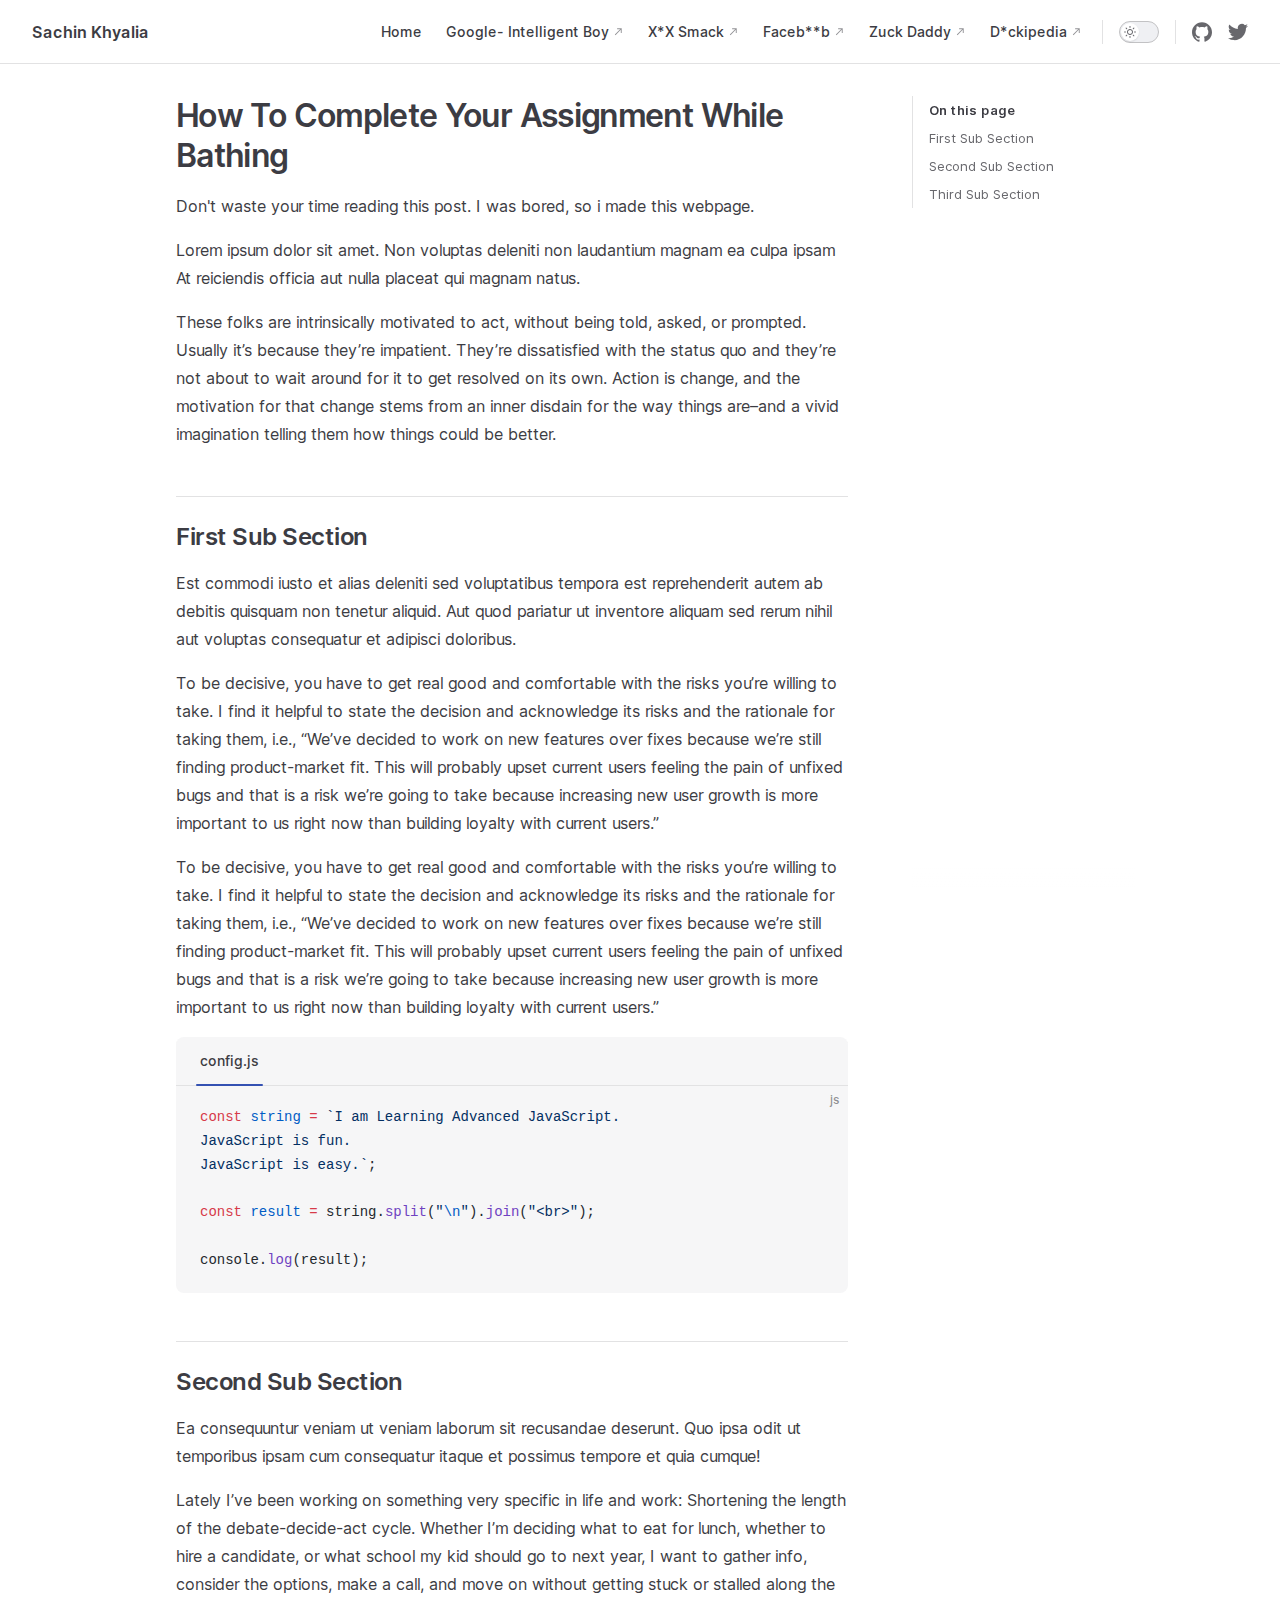
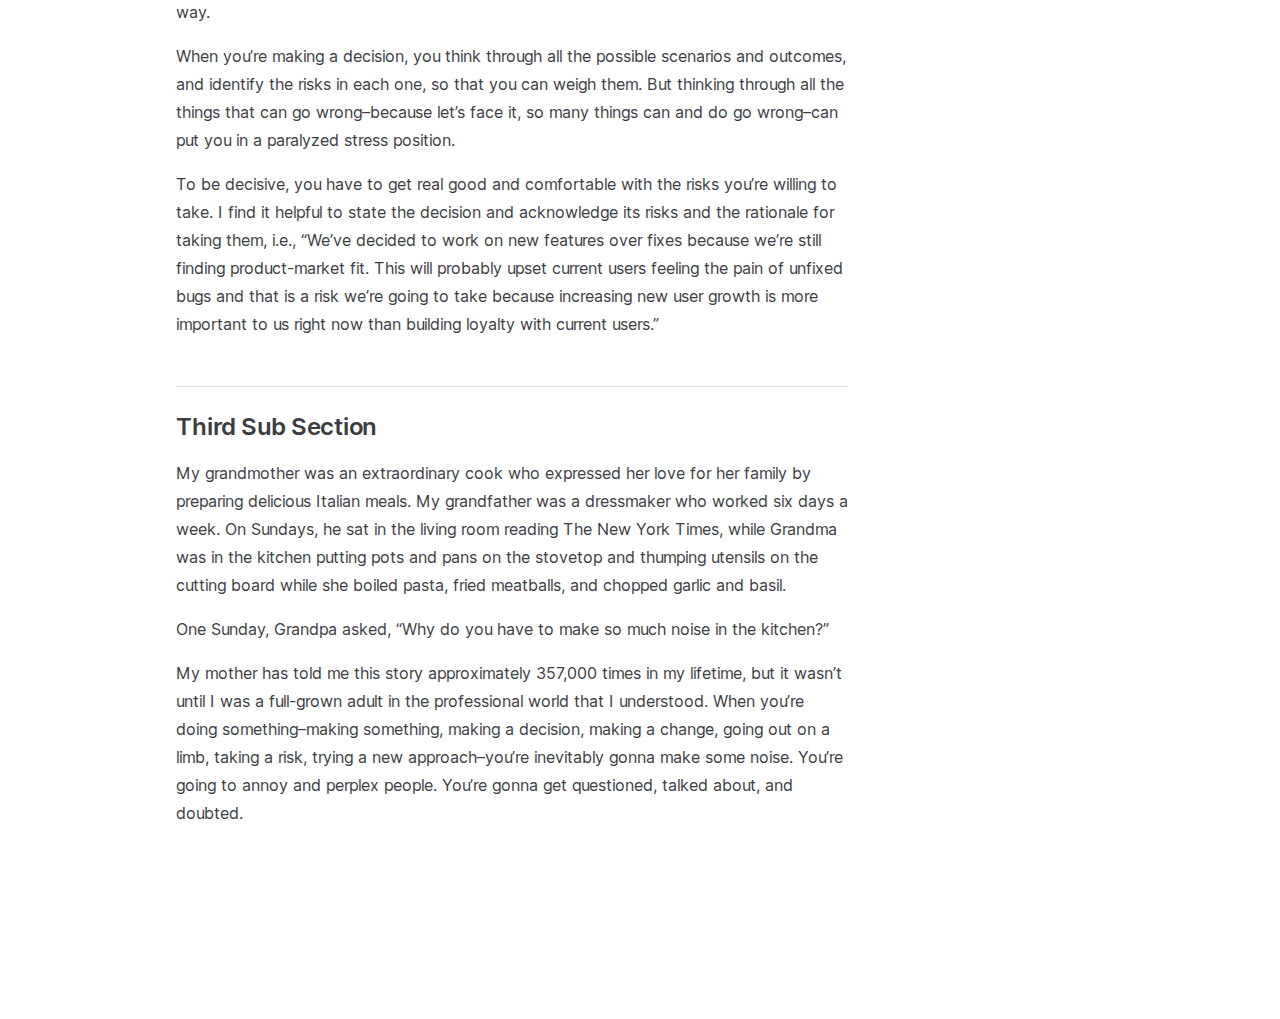
<file: articles/how-to-complete-your-assignment-while-bathing.html>
<!DOCTYPE html>
<html lang="en-US" dir="ltr">
  <head>
    <meta charset="utf-8">
    <meta name="viewport" content="width=device-width,initial-scale=1">
    <title>How To Complete Your Assignment While Bathing | Sachin Khyalia</title>
    <meta name="description" content="Talking about the future !">
    <link rel="preload stylesheet" href="/assets/style.ee4adfda.css" as="style">
    
    <script type="module" src="/assets/app.18643d7e.js"></script>
    <link rel="preload" href="/assets/inter-roman-latin.2ed14f66.woff2" as="font" type="font/woff2" crossorigin="">
    <link rel="modulepreload" href="/assets/chunks/framework.edbfdbf1.js">
    <link rel="modulepreload" href="/assets/chunks/theme.e5ff5912.js">
    <link rel="modulepreload" href="/assets/articles_how-to-complete-your-assignment-while-bathing.md.7a1938e9.lean.js">
    <script id="check-dark-mode">(()=>{const e=localStorage.getItem("vitepress-theme-appearance")||"auto",a=window.matchMedia("(prefers-color-scheme: dark)").matches;(!e||e==="auto"?a:e==="dark")&&document.documentElement.classList.add("dark")})();</script>
    <script id="check-mac-os">document.documentElement.classList.toggle("mac",/Mac|iPhone|iPod|iPad/i.test(navigator.platform));</script>
  </head>
  <body>
    <div id="app"><div class="Layout" data-v-527a0310><!--[--><!--]--><!--[--><span tabindex="-1" data-v-b22defb4></span><a href="#VPContent" class="VPSkipLink visually-hidden" data-v-b22defb4> Skip to content </a><!--]--><!----><header class="VPNav" data-v-527a0310 data-v-a46e73f0><div class="VPNavBar" data-v-a46e73f0 data-v-dfeca417><div class="container" data-v-dfeca417><div class="title" data-v-dfeca417><div class="VPNavBarTitle" data-v-dfeca417 data-v-2d6ff155><a class="title" href="/" data-v-2d6ff155><!--[--><!--]--><!----><!--[-->Sachin Khyalia<!--]--><!--[--><!--]--></a></div></div><div class="content" data-v-dfeca417><div class="curtain" data-v-dfeca417></div><div class="content-body" data-v-dfeca417><!--[--><!--]--><div class="VPNavBarSearch search" data-v-dfeca417><!----></div><nav aria-labelledby="main-nav-aria-label" class="VPNavBarMenu menu" data-v-dfeca417 data-v-c6c3e6d4><span id="main-nav-aria-label" class="visually-hidden" data-v-c6c3e6d4>Main Navigation</span><!--[--><!--[--><a class="VPLink link VPNavBarMenuLink" href="/" tabindex="0" data-v-c6c3e6d4 data-v-97d30ef6><!--[--><span data-v-97d30ef6>Home</span><!--]--></a><!--]--><!--[--><a class="VPLink link vp-external-link-icon VPNavBarMenuLink" href="https://google.com" target="_blank" rel="noreferrer" tabindex="0" data-v-c6c3e6d4 data-v-97d30ef6><!--[--><span data-v-97d30ef6>Google- Intelligent Boy</span><!--]--></a><!--]--><!--[--><a class="VPLink link vp-external-link-icon VPNavBarMenuLink" href="https://x.com" target="_blank" rel="noreferrer" tabindex="0" data-v-c6c3e6d4 data-v-97d30ef6><!--[--><span data-v-97d30ef6>X*X Smack</span><!--]--></a><!--]--><!--[--><a class="VPLink link vp-external-link-icon VPNavBarMenuLink" href="https://facebook.com" target="_blank" rel="noreferrer" tabindex="0" data-v-c6c3e6d4 data-v-97d30ef6><!--[--><span data-v-97d30ef6>Faceb**b</span><!--]--></a><!--]--><!--[--><a class="VPLink link vp-external-link-icon VPNavBarMenuLink" href="https://godaddy.com" target="_blank" rel="noreferrer" tabindex="0" data-v-c6c3e6d4 data-v-97d30ef6><!--[--><span data-v-97d30ef6>Zuck Daddy</span><!--]--></a><!--]--><!--[--><a class="VPLink link vp-external-link-icon VPNavBarMenuLink" href="https://wikipedia.org" target="_blank" rel="noreferrer" tabindex="0" data-v-c6c3e6d4 data-v-97d30ef6><!--[--><span data-v-97d30ef6>D*ckipedia</span><!--]--></a><!--]--><!--]--></nav><!----><div class="VPNavBarAppearance appearance" data-v-dfeca417 data-v-f774fc1d><button class="VPSwitch VPSwitchAppearance" type="button" role="switch" title="toggle dark mode" aria-checked="false" data-v-f774fc1d data-v-fdee46ce data-v-0b5e260c><span class="check" data-v-0b5e260c><span class="icon" data-v-0b5e260c><!--[--><svg xmlns="http://www.w3.org/2000/svg" aria-hidden="true" focusable="false" viewbox="0 0 24 24" class="sun" data-v-fdee46ce><path d="M12,18c-3.3,0-6-2.7-6-6s2.7-6,6-6s6,2.7,6,6S15.3,18,12,18zM12,8c-2.2,0-4,1.8-4,4c0,2.2,1.8,4,4,4c2.2,0,4-1.8,4-4C16,9.8,14.2,8,12,8z"></path><path d="M12,4c-0.6,0-1-0.4-1-1V1c0-0.6,0.4-1,1-1s1,0.4,1,1v2C13,3.6,12.6,4,12,4z"></path><path d="M12,24c-0.6,0-1-0.4-1-1v-2c0-0.6,0.4-1,1-1s1,0.4,1,1v2C13,23.6,12.6,24,12,24z"></path><path d="M5.6,6.6c-0.3,0-0.5-0.1-0.7-0.3L3.5,4.9c-0.4-0.4-0.4-1,0-1.4s1-0.4,1.4,0l1.4,1.4c0.4,0.4,0.4,1,0,1.4C6.2,6.5,5.9,6.6,5.6,6.6z"></path><path d="M19.8,20.8c-0.3,0-0.5-0.1-0.7-0.3l-1.4-1.4c-0.4-0.4-0.4-1,0-1.4s1-0.4,1.4,0l1.4,1.4c0.4,0.4,0.4,1,0,1.4C20.3,20.7,20,20.8,19.8,20.8z"></path><path d="M3,13H1c-0.6,0-1-0.4-1-1s0.4-1,1-1h2c0.6,0,1,0.4,1,1S3.6,13,3,13z"></path><path d="M23,13h-2c-0.6,0-1-0.4-1-1s0.4-1,1-1h2c0.6,0,1,0.4,1,1S23.6,13,23,13z"></path><path d="M4.2,20.8c-0.3,0-0.5-0.1-0.7-0.3c-0.4-0.4-0.4-1,0-1.4l1.4-1.4c0.4-0.4,1-0.4,1.4,0s0.4,1,0,1.4l-1.4,1.4C4.7,20.7,4.5,20.8,4.2,20.8z"></path><path d="M18.4,6.6c-0.3,0-0.5-0.1-0.7-0.3c-0.4-0.4-0.4-1,0-1.4l1.4-1.4c0.4-0.4,1-0.4,1.4,0s0.4,1,0,1.4l-1.4,1.4C18.9,6.5,18.6,6.6,18.4,6.6z"></path></svg><svg xmlns="http://www.w3.org/2000/svg" aria-hidden="true" focusable="false" viewbox="0 0 24 24" class="moon" data-v-fdee46ce><path d="M12.1,22c-0.3,0-0.6,0-0.9,0c-5.5-0.5-9.5-5.4-9-10.9c0.4-4.8,4.2-8.6,9-9c0.4,0,0.8,0.2,1,0.5c0.2,0.3,0.2,0.8-0.1,1.1c-2,2.7-1.4,6.4,1.3,8.4c2.1,1.6,5,1.6,7.1,0c0.3-0.2,0.7-0.3,1.1-0.1c0.3,0.2,0.5,0.6,0.5,1c-0.2,2.7-1.5,5.1-3.6,6.8C16.6,21.2,14.4,22,12.1,22zM9.3,4.4c-2.9,1-5,3.6-5.2,6.8c-0.4,4.4,2.8,8.3,7.2,8.7c2.1,0.2,4.2-0.4,5.8-1.8c1.1-0.9,1.9-2.1,2.4-3.4c-2.5,0.9-5.3,0.5-7.5-1.1C9.2,11.4,8.1,7.7,9.3,4.4z"></path></svg><!--]--></span></span></button></div><div class="VPSocialLinks VPNavBarSocialLinks social-links" data-v-dfeca417 data-v-08b35e6f data-v-f2234a39><!--[--><a class="VPSocialLink no-icon" href="https://github.com/sachinkhyalia" aria-label="github" target="_blank" rel="noopener" data-v-f2234a39 data-v-efc53bd4><svg role="img" viewBox="0 0 24 24" xmlns="http://www.w3.org/2000/svg"><title>GitHub</title><path d="M12 .297c-6.63 0-12 5.373-12 12 0 5.303 3.438 9.8 8.205 11.385.6.113.82-.258.82-.577 0-.285-.01-1.04-.015-2.04-3.338.724-4.042-1.61-4.042-1.61C4.422 18.07 3.633 17.7 3.633 17.7c-1.087-.744.084-.729.084-.729 1.205.084 1.838 1.236 1.838 1.236 1.07 1.835 2.809 1.305 3.495.998.108-.776.417-1.305.76-1.605-2.665-.3-5.466-1.332-5.466-5.93 0-1.31.465-2.38 1.235-3.22-.135-.303-.54-1.523.105-3.176 0 0 1.005-.322 3.3 1.23.96-.267 1.98-.399 3-.405 1.02.006 2.04.138 3 .405 2.28-1.552 3.285-1.23 3.285-1.23.645 1.653.24 2.873.12 3.176.765.84 1.23 1.91 1.23 3.22 0 4.61-2.805 5.625-5.475 5.92.42.36.81 1.096.81 2.22 0 1.606-.015 2.896-.015 3.286 0 .315.21.69.825.57C20.565 22.092 24 17.592 24 12.297c0-6.627-5.373-12-12-12"/></svg></a><a class="VPSocialLink no-icon" href="https://twitter.com/sachinkhyalia" aria-label="twitter" target="_blank" rel="noopener" data-v-f2234a39 data-v-efc53bd4><svg role="img" viewBox="0 0 24 24" xmlns="http://www.w3.org/2000/svg"><title>Twitter</title><path d="M21.543 7.104c.015.211.015.423.015.636 0 6.507-4.954 14.01-14.01 14.01v-.003A13.94 13.94 0 0 1 0 19.539a9.88 9.88 0 0 0 7.287-2.041 4.93 4.93 0 0 1-4.6-3.42 4.916 4.916 0 0 0 2.223-.084A4.926 4.926 0 0 1 .96 9.167v-.062a4.887 4.887 0 0 0 2.235.616A4.928 4.928 0 0 1 1.67 3.148 13.98 13.98 0 0 0 11.82 8.292a4.929 4.929 0 0 1 8.39-4.49 9.868 9.868 0 0 0 3.128-1.196 4.941 4.941 0 0 1-2.165 2.724A9.828 9.828 0 0 0 24 4.555a10.019 10.019 0 0 1-2.457 2.549z"/></svg></a><!--]--></div><div class="VPFlyout VPNavBarExtra extra" data-v-dfeca417 data-v-47bb42ad data-v-1a2ceba0><button type="button" class="button" aria-haspopup="true" aria-expanded="false" aria-label="extra navigation" data-v-1a2ceba0><svg xmlns="http://www.w3.org/2000/svg" aria-hidden="true" focusable="false" viewbox="0 0 24 24" class="icon" data-v-1a2ceba0><circle cx="12" cy="12" r="2"></circle><circle cx="19" cy="12" r="2"></circle><circle cx="5" cy="12" r="2"></circle></svg></button><div class="menu" data-v-1a2ceba0><div class="VPMenu" data-v-1a2ceba0 data-v-7bffa9cd><!----><!--[--><!--[--><!----><div class="group" data-v-47bb42ad><div class="item appearance" data-v-47bb42ad><p class="label" data-v-47bb42ad>Appearance</p><div class="appearance-action" data-v-47bb42ad><button class="VPSwitch VPSwitchAppearance" type="button" role="switch" title="toggle dark mode" aria-checked="false" data-v-47bb42ad data-v-fdee46ce data-v-0b5e260c><span class="check" data-v-0b5e260c><span class="icon" data-v-0b5e260c><!--[--><svg xmlns="http://www.w3.org/2000/svg" aria-hidden="true" focusable="false" viewbox="0 0 24 24" class="sun" data-v-fdee46ce><path d="M12,18c-3.3,0-6-2.7-6-6s2.7-6,6-6s6,2.7,6,6S15.3,18,12,18zM12,8c-2.2,0-4,1.8-4,4c0,2.2,1.8,4,4,4c2.2,0,4-1.8,4-4C16,9.8,14.2,8,12,8z"></path><path d="M12,4c-0.6,0-1-0.4-1-1V1c0-0.6,0.4-1,1-1s1,0.4,1,1v2C13,3.6,12.6,4,12,4z"></path><path d="M12,24c-0.6,0-1-0.4-1-1v-2c0-0.6,0.4-1,1-1s1,0.4,1,1v2C13,23.6,12.6,24,12,24z"></path><path d="M5.6,6.6c-0.3,0-0.5-0.1-0.7-0.3L3.5,4.9c-0.4-0.4-0.4-1,0-1.4s1-0.4,1.4,0l1.4,1.4c0.4,0.4,0.4,1,0,1.4C6.2,6.5,5.9,6.6,5.6,6.6z"></path><path d="M19.8,20.8c-0.3,0-0.5-0.1-0.7-0.3l-1.4-1.4c-0.4-0.4-0.4-1,0-1.4s1-0.4,1.4,0l1.4,1.4c0.4,0.4,0.4,1,0,1.4C20.3,20.7,20,20.8,19.8,20.8z"></path><path d="M3,13H1c-0.6,0-1-0.4-1-1s0.4-1,1-1h2c0.6,0,1,0.4,1,1S3.6,13,3,13z"></path><path d="M23,13h-2c-0.6,0-1-0.4-1-1s0.4-1,1-1h2c0.6,0,1,0.4,1,1S23.6,13,23,13z"></path><path d="M4.2,20.8c-0.3,0-0.5-0.1-0.7-0.3c-0.4-0.4-0.4-1,0-1.4l1.4-1.4c0.4-0.4,1-0.4,1.4,0s0.4,1,0,1.4l-1.4,1.4C4.7,20.7,4.5,20.8,4.2,20.8z"></path><path d="M18.4,6.6c-0.3,0-0.5-0.1-0.7-0.3c-0.4-0.4-0.4-1,0-1.4l1.4-1.4c0.4-0.4,1-0.4,1.4,0s0.4,1,0,1.4l-1.4,1.4C18.9,6.5,18.6,6.6,18.4,6.6z"></path></svg><svg xmlns="http://www.w3.org/2000/svg" aria-hidden="true" focusable="false" viewbox="0 0 24 24" class="moon" data-v-fdee46ce><path d="M12.1,22c-0.3,0-0.6,0-0.9,0c-5.5-0.5-9.5-5.4-9-10.9c0.4-4.8,4.2-8.6,9-9c0.4,0,0.8,0.2,1,0.5c0.2,0.3,0.2,0.8-0.1,1.1c-2,2.7-1.4,6.4,1.3,8.4c2.1,1.6,5,1.6,7.1,0c0.3-0.2,0.7-0.3,1.1-0.1c0.3,0.2,0.5,0.6,0.5,1c-0.2,2.7-1.5,5.1-3.6,6.8C16.6,21.2,14.4,22,12.1,22zM9.3,4.4c-2.9,1-5,3.6-5.2,6.8c-0.4,4.4,2.8,8.3,7.2,8.7c2.1,0.2,4.2-0.4,5.8-1.8c1.1-0.9,1.9-2.1,2.4-3.4c-2.5,0.9-5.3,0.5-7.5-1.1C9.2,11.4,8.1,7.7,9.3,4.4z"></path></svg><!--]--></span></span></button></div></div></div><div class="group" data-v-47bb42ad><div class="item social-links" data-v-47bb42ad><div class="VPSocialLinks social-links-list" data-v-47bb42ad data-v-f2234a39><!--[--><a class="VPSocialLink no-icon" href="https://github.com/sachinkhyalia" aria-label="github" target="_blank" rel="noopener" data-v-f2234a39 data-v-efc53bd4><svg role="img" viewBox="0 0 24 24" xmlns="http://www.w3.org/2000/svg"><title>GitHub</title><path d="M12 .297c-6.63 0-12 5.373-12 12 0 5.303 3.438 9.8 8.205 11.385.6.113.82-.258.82-.577 0-.285-.01-1.04-.015-2.04-3.338.724-4.042-1.61-4.042-1.61C4.422 18.07 3.633 17.7 3.633 17.7c-1.087-.744.084-.729.084-.729 1.205.084 1.838 1.236 1.838 1.236 1.07 1.835 2.809 1.305 3.495.998.108-.776.417-1.305.76-1.605-2.665-.3-5.466-1.332-5.466-5.93 0-1.31.465-2.38 1.235-3.22-.135-.303-.54-1.523.105-3.176 0 0 1.005-.322 3.3 1.23.96-.267 1.98-.399 3-.405 1.02.006 2.04.138 3 .405 2.28-1.552 3.285-1.23 3.285-1.23.645 1.653.24 2.873.12 3.176.765.84 1.23 1.91 1.23 3.22 0 4.61-2.805 5.625-5.475 5.92.42.36.81 1.096.81 2.22 0 1.606-.015 2.896-.015 3.286 0 .315.21.69.825.57C20.565 22.092 24 17.592 24 12.297c0-6.627-5.373-12-12-12"/></svg></a><a class="VPSocialLink no-icon" href="https://twitter.com/sachinkhyalia" aria-label="twitter" target="_blank" rel="noopener" data-v-f2234a39 data-v-efc53bd4><svg role="img" viewBox="0 0 24 24" xmlns="http://www.w3.org/2000/svg"><title>Twitter</title><path d="M21.543 7.104c.015.211.015.423.015.636 0 6.507-4.954 14.01-14.01 14.01v-.003A13.94 13.94 0 0 1 0 19.539a9.88 9.88 0 0 0 7.287-2.041 4.93 4.93 0 0 1-4.6-3.42 4.916 4.916 0 0 0 2.223-.084A4.926 4.926 0 0 1 .96 9.167v-.062a4.887 4.887 0 0 0 2.235.616A4.928 4.928 0 0 1 1.67 3.148 13.98 13.98 0 0 0 11.82 8.292a4.929 4.929 0 0 1 8.39-4.49 9.868 9.868 0 0 0 3.128-1.196 4.941 4.941 0 0 1-2.165 2.724A9.828 9.828 0 0 0 24 4.555a10.019 10.019 0 0 1-2.457 2.549z"/></svg></a><!--]--></div></div></div><!--]--><!--]--></div></div></div><!--[--><!--]--><button type="button" class="VPNavBarHamburger hamburger" aria-label="mobile navigation" aria-expanded="false" aria-controls="VPNavScreen" data-v-dfeca417 data-v-670493dd><span class="container" data-v-670493dd><span class="top" data-v-670493dd></span><span class="middle" data-v-670493dd></span><span class="bottom" data-v-670493dd></span></span></button></div></div></div></div><!----></header><div class="VPLocalNav fixed reached-top" data-v-527a0310 data-v-3c3d80ab><!----><div class="VPLocalNavOutlineDropdown" style="--vp-vh:0px;" data-v-3c3d80ab data-v-2c1007a4><button data-v-2c1007a4>Return to top</button><!----></div></div><!----><div class="VPContent" id="VPContent" data-v-527a0310 data-v-b7946bfc><div class="VPDoc has-aside" data-v-b7946bfc data-v-281cfc61><!--[--><!--]--><div class="container" data-v-281cfc61><div class="aside" data-v-281cfc61><div class="aside-curtain" data-v-281cfc61></div><div class="aside-container" data-v-281cfc61><div class="aside-content" data-v-281cfc61><div class="VPDocAside" data-v-281cfc61 data-v-79cae1a0><!--[--><!--]--><!--[--><!--]--><div class="VPDocAsideOutline" role="navigation" data-v-79cae1a0 data-v-d8517c5e><div class="content" data-v-d8517c5e><div class="outline-marker" data-v-d8517c5e></div><div class="outline-title" role="heading" aria-level="2" data-v-d8517c5e>On this page</div><nav aria-labelledby="doc-outline-aria-label" data-v-d8517c5e><span class="visually-hidden" id="doc-outline-aria-label" data-v-d8517c5e> Table of Contents for current page </span><ul class="root" data-v-d8517c5e data-v-74479eb5><!--[--><!--]--></ul></nav></div></div><!--[--><!--]--><div class="spacer" data-v-79cae1a0></div><!--[--><!--]--><!----><!--[--><!--]--><!--[--><!--]--></div></div></div></div><div class="content" data-v-281cfc61><div class="content-container" data-v-281cfc61><!--[--><!--]--><!----><main class="main" data-v-281cfc61><div style="position:relative;" class="vp-doc _articles_how-to-complete-your-assignment-while-bathing" data-v-281cfc61><div><h1 id="how-to-complete-your-assignment-while-bathing" tabindex="-1">How To Complete Your Assignment While Bathing <a class="header-anchor" href="#how-to-complete-your-assignment-while-bathing" aria-label="Permalink to &quot;How To Complete Your Assignment While Bathing&quot;">​</a></h1><p>Don&#39;t waste your time reading this post. I was bored, so i made this webpage.</p><p>Lorem ipsum dolor sit amet. Non voluptas deleniti non laudantium magnam ea culpa ipsam At reiciendis officia aut nulla placeat qui magnam natus.</p><p>These folks are intrinsically motivated to act, without being told, asked, or prompted. Usually it’s because they’re impatient. They’re dissatisfied with the status quo and they’re not about to wait around for it to get resolved on its own. Action is change, and the motivation for that change stems from an inner disdain for the way things are–and a vivid imagination telling them how things could be better.</p><h2 id="first-sub-section" tabindex="-1">First Sub Section <a class="header-anchor" href="#first-sub-section" aria-label="Permalink to &quot;First Sub Section&quot;">​</a></h2><p>Est commodi iusto et alias deleniti sed voluptatibus tempora est reprehenderit autem ab debitis quisquam non tenetur aliquid. Aut quod pariatur ut inventore aliquam sed rerum nihil aut voluptas consequatur et adipisci doloribus.</p><p>To be decisive, you have to get real good and comfortable with the risks you’re willing to take. I find it helpful to state the decision and acknowledge its risks and the rationale for taking them, i.e., “We’ve decided to work on new features over fixes because we’re still finding product-market fit. This will probably upset current users feeling the pain of unfixed bugs and that is a risk we’re going to take because increasing new user growth is more important to us right now than building loyalty with current users.”</p><p>To be decisive, you have to get real good and comfortable with the risks you’re willing to take. I find it helpful to state the decision and acknowledge its risks and the rationale for taking them, i.e., “We’ve decided to work on new features over fixes because we’re still finding product-market fit. This will probably upset current users feeling the pain of unfixed bugs and that is a risk we’re going to take because increasing new user growth is more important to us right now than building loyalty with current users.”</p><div class="vp-code-group vp-adaptive-theme"><div class="tabs"><input type="radio" name="group-Wv5IN" id="tab-n-cLPeK" checked="checked"><label for="tab-n-cLPeK">config.js</label></div><div class="blocks"><div class="language-js vp-adaptive-theme active"><button title="Copy Code" class="copy"></button><span class="lang">js</span><pre class="shiki github-dark vp-code-dark"><code><span class="line"><span style="color:#F97583;">const</span><span style="color:#E1E4E8;"> </span><span style="color:#79B8FF;">string</span><span style="color:#E1E4E8;"> </span><span style="color:#F97583;">=</span><span style="color:#E1E4E8;"> </span><span style="color:#9ECBFF;">`I am Learning Advanced JavaScript.</span></span>
<span class="line"><span style="color:#9ECBFF;">JavaScript is fun.</span></span>
<span class="line"><span style="color:#9ECBFF;">JavaScript is easy.`</span><span style="color:#E1E4E8;">;</span></span>
<span class="line"></span>
<span class="line"><span style="color:#F97583;">const</span><span style="color:#E1E4E8;"> </span><span style="color:#79B8FF;">result</span><span style="color:#E1E4E8;"> </span><span style="color:#F97583;">=</span><span style="color:#E1E4E8;"> string.</span><span style="color:#B392F0;">split</span><span style="color:#E1E4E8;">(</span><span style="color:#9ECBFF;">&quot;</span><span style="color:#79B8FF;">\n</span><span style="color:#9ECBFF;">&quot;</span><span style="color:#E1E4E8;">).</span><span style="color:#B392F0;">join</span><span style="color:#E1E4E8;">(</span><span style="color:#9ECBFF;">&quot;&lt;br&gt;&quot;</span><span style="color:#E1E4E8;">);</span></span>
<span class="line"></span>
<span class="line"><span style="color:#E1E4E8;">console.</span><span style="color:#B392F0;">log</span><span style="color:#E1E4E8;">(result);</span></span></code></pre><pre class="shiki github-light vp-code-light"><code><span class="line"><span style="color:#D73A49;">const</span><span style="color:#24292E;"> </span><span style="color:#005CC5;">string</span><span style="color:#24292E;"> </span><span style="color:#D73A49;">=</span><span style="color:#24292E;"> </span><span style="color:#032F62;">`I am Learning Advanced JavaScript.</span></span>
<span class="line"><span style="color:#032F62;">JavaScript is fun.</span></span>
<span class="line"><span style="color:#032F62;">JavaScript is easy.`</span><span style="color:#24292E;">;</span></span>
<span class="line"></span>
<span class="line"><span style="color:#D73A49;">const</span><span style="color:#24292E;"> </span><span style="color:#005CC5;">result</span><span style="color:#24292E;"> </span><span style="color:#D73A49;">=</span><span style="color:#24292E;"> string.</span><span style="color:#6F42C1;">split</span><span style="color:#24292E;">(</span><span style="color:#032F62;">&quot;</span><span style="color:#005CC5;">\n</span><span style="color:#032F62;">&quot;</span><span style="color:#24292E;">).</span><span style="color:#6F42C1;">join</span><span style="color:#24292E;">(</span><span style="color:#032F62;">&quot;&lt;br&gt;&quot;</span><span style="color:#24292E;">);</span></span>
<span class="line"></span>
<span class="line"><span style="color:#24292E;">console.</span><span style="color:#6F42C1;">log</span><span style="color:#24292E;">(result);</span></span></code></pre></div></div></div><h2 id="second-sub-section" tabindex="-1">Second Sub Section <a class="header-anchor" href="#second-sub-section" aria-label="Permalink to &quot;Second Sub Section&quot;">​</a></h2><p>Ea consequuntur veniam ut veniam laborum sit recusandae deserunt. Quo ipsa odit ut temporibus ipsam cum consequatur itaque et possimus tempore et quia cumque!</p><p>Lately I’ve been working on something very specific in life and work: Shortening the length of the debate-decide-act cycle. Whether I’m deciding what to eat for lunch, whether to hire a candidate, or what school my kid should go to next year, I want to gather info, consider the options, make a call, and move on without getting stuck or stalled along the way.</p><p>When you’re making a decision, you think through all the possible scenarios and outcomes, and identify the risks in each one, so that you can weigh them. But thinking through all the things that can go wrong–because let’s face it, so many things can and do go wrong–can put you in a paralyzed stress position.</p><p>To be decisive, you have to get real good and comfortable with the risks you’re willing to take. I find it helpful to state the decision and acknowledge its risks and the rationale for taking them, i.e., “We’ve decided to work on new features over fixes because we’re still finding product-market fit. This will probably upset current users feeling the pain of unfixed bugs and that is a risk we’re going to take because increasing new user growth is more important to us right now than building loyalty with current users.”</p><h2 id="third-sub-section" tabindex="-1">Third Sub Section <a class="header-anchor" href="#third-sub-section" aria-label="Permalink to &quot;Third Sub Section&quot;">​</a></h2><p>My grandmother was an extraordinary cook who expressed her love for her family by preparing delicious Italian meals. My grandfather was a dressmaker who worked six days a week. On Sundays, he sat in the living room reading The New York Times, while Grandma was in the kitchen putting pots and pans on the stovetop and thumping utensils on the cutting board while she boiled pasta, fried meatballs, and chopped garlic and basil.</p><p>One Sunday, Grandpa asked, “Why do you have to make so much noise in the kitchen?”</p><p>My mother has told me this story approximately 357,000 times in my lifetime, but it wasn’t until I was a full-grown adult in the professional world that I understood. When you’re doing something–making something, making a decision, making a change, going out on a limb, taking a risk, trying a new approach–you’re inevitably gonna make some noise. You’re going to annoy and perplex people. You’re gonna get questioned, talked about, and doubted.</p></div></div></main><footer class="VPDocFooter" data-v-281cfc61 data-v-67de71aa><!--[--><!--]--><!----><!----></footer><!--[--><!--]--></div></div></div><!--[--><!--]--></div></div><!----><!--[--><!--]--></div></div>
    <script>window.__VP_HASH_MAP__=JSON.parse("{\"articles_how-to-play-cricket-while-sleeping-on-cactus.md\":\"efde7e94\",\"index.md\":\"22c91040\",\"articles_how-to-run-marathon-while-eating-pizzza.md\":\"37031433\",\"articles_big-tech-companies-are-inflating-fears-about-the-risk-of-ai-wiping-out-humanity.md\":\"f046d6d5\",\"articles_why-zuck-is-cuck.md\":\"ef9fb937\",\"articles_how-to-complete-your-assignment-while-bathing.md\":\"7a1938e9\"}");window.__VP_SITE_DATA__=JSON.parse("{\"lang\":\"en-US\",\"dir\":\"ltr\",\"title\":\"Sachin Khyalia\",\"description\":\"Talking about the future !\",\"base\":\"/\",\"head\":[],\"appearance\":true,\"themeConfig\":{\"nav\":[{\"text\":\"Home\",\"link\":\"/\"},{\"text\":\"Google- Intelligent Boy\",\"link\":\"https://google.com\"},{\"text\":\"X*X Smack\",\"link\":\"https://x.com\"},{\"text\":\"Faceb**b\",\"link\":\"https://facebook.com\"},{\"text\":\"Zuck Daddy\",\"link\":\"https://godaddy.com\"},{\"text\":\"D*ckipedia\",\"link\":\"https://wikipedia.org\"}],\"socialLinks\":[{\"icon\":\"github\",\"link\":\"https://github.com/sachinkhyalia\"},{\"icon\":\"twitter\",\"link\":\"https://twitter.com/sachinkhyalia\"}]},\"locales\":{},\"scrollOffset\":90,\"cleanUrls\":false}");</script>
    
  </body>
</html>
</file>
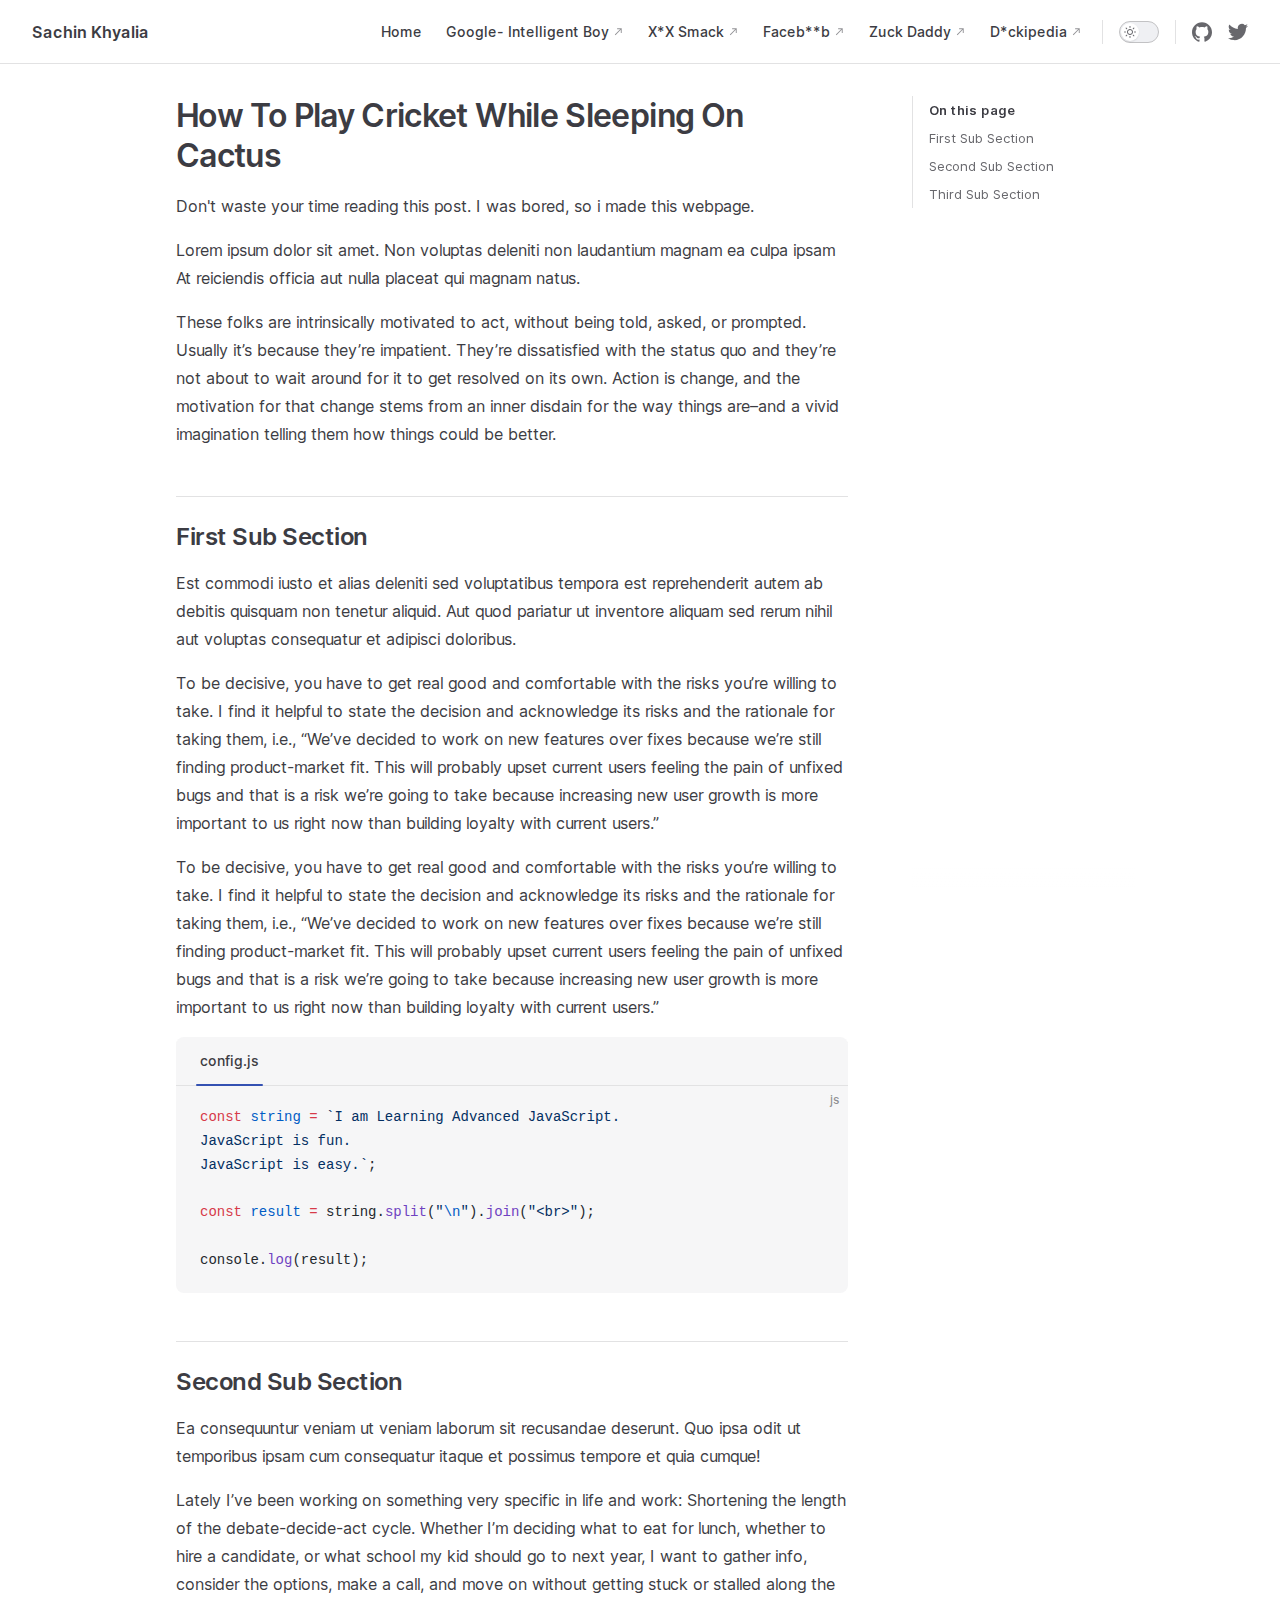
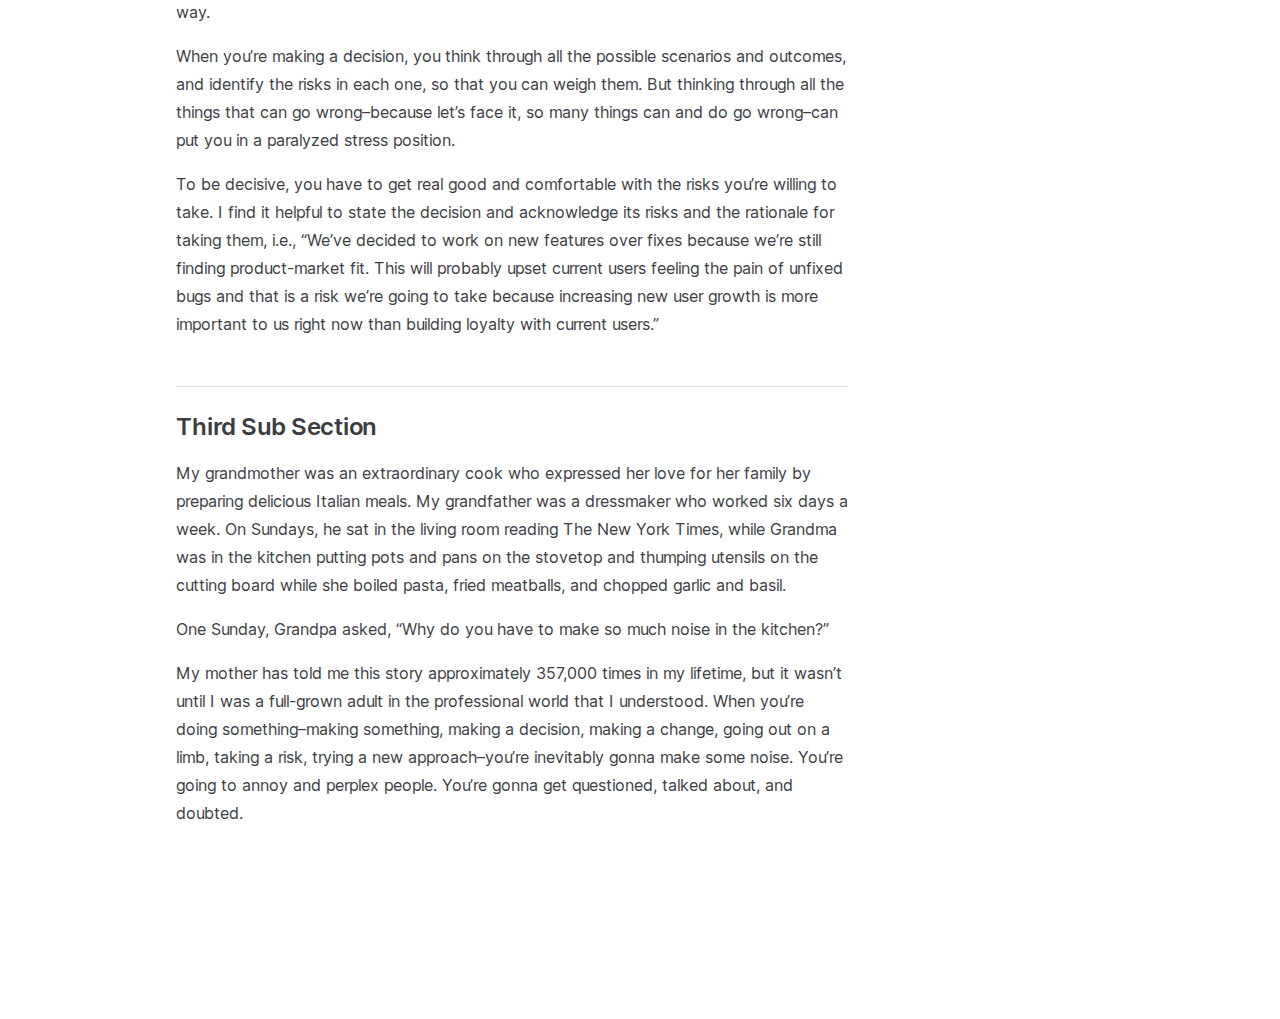
<file: articles/how-to-play-cricket-while-sleeping-on-cactus.html>
<!DOCTYPE html>
<html lang="en-US" dir="ltr">
  <head>
    <meta charset="utf-8">
    <meta name="viewport" content="width=device-width,initial-scale=1">
    <title>How To Play Cricket While Sleeping On Cactus | Sachin Khyalia</title>
    <meta name="description" content="Talking about the future !">
    <link rel="preload stylesheet" href="/assets/style.ee4adfda.css" as="style">
    
    <script type="module" src="/assets/app.18643d7e.js"></script>
    <link rel="preload" href="/assets/inter-roman-latin.2ed14f66.woff2" as="font" type="font/woff2" crossorigin="">
    <link rel="modulepreload" href="/assets/chunks/framework.edbfdbf1.js">
    <link rel="modulepreload" href="/assets/chunks/theme.e5ff5912.js">
    <link rel="modulepreload" href="/assets/articles_how-to-play-cricket-while-sleeping-on-cactus.md.efde7e94.lean.js">
    <script id="check-dark-mode">(()=>{const e=localStorage.getItem("vitepress-theme-appearance")||"auto",a=window.matchMedia("(prefers-color-scheme: dark)").matches;(!e||e==="auto"?a:e==="dark")&&document.documentElement.classList.add("dark")})();</script>
    <script id="check-mac-os">document.documentElement.classList.toggle("mac",/Mac|iPhone|iPod|iPad/i.test(navigator.platform));</script>
  </head>
  <body>
    <div id="app"><div class="Layout" data-v-527a0310><!--[--><!--]--><!--[--><span tabindex="-1" data-v-b22defb4></span><a href="#VPContent" class="VPSkipLink visually-hidden" data-v-b22defb4> Skip to content </a><!--]--><!----><header class="VPNav" data-v-527a0310 data-v-a46e73f0><div class="VPNavBar" data-v-a46e73f0 data-v-dfeca417><div class="container" data-v-dfeca417><div class="title" data-v-dfeca417><div class="VPNavBarTitle" data-v-dfeca417 data-v-2d6ff155><a class="title" href="/" data-v-2d6ff155><!--[--><!--]--><!----><!--[-->Sachin Khyalia<!--]--><!--[--><!--]--></a></div></div><div class="content" data-v-dfeca417><div class="curtain" data-v-dfeca417></div><div class="content-body" data-v-dfeca417><!--[--><!--]--><div class="VPNavBarSearch search" data-v-dfeca417><!----></div><nav aria-labelledby="main-nav-aria-label" class="VPNavBarMenu menu" data-v-dfeca417 data-v-c6c3e6d4><span id="main-nav-aria-label" class="visually-hidden" data-v-c6c3e6d4>Main Navigation</span><!--[--><!--[--><a class="VPLink link VPNavBarMenuLink" href="/" tabindex="0" data-v-c6c3e6d4 data-v-97d30ef6><!--[--><span data-v-97d30ef6>Home</span><!--]--></a><!--]--><!--[--><a class="VPLink link vp-external-link-icon VPNavBarMenuLink" href="https://google.com" target="_blank" rel="noreferrer" tabindex="0" data-v-c6c3e6d4 data-v-97d30ef6><!--[--><span data-v-97d30ef6>Google- Intelligent Boy</span><!--]--></a><!--]--><!--[--><a class="VPLink link vp-external-link-icon VPNavBarMenuLink" href="https://x.com" target="_blank" rel="noreferrer" tabindex="0" data-v-c6c3e6d4 data-v-97d30ef6><!--[--><span data-v-97d30ef6>X*X Smack</span><!--]--></a><!--]--><!--[--><a class="VPLink link vp-external-link-icon VPNavBarMenuLink" href="https://facebook.com" target="_blank" rel="noreferrer" tabindex="0" data-v-c6c3e6d4 data-v-97d30ef6><!--[--><span data-v-97d30ef6>Faceb**b</span><!--]--></a><!--]--><!--[--><a class="VPLink link vp-external-link-icon VPNavBarMenuLink" href="https://godaddy.com" target="_blank" rel="noreferrer" tabindex="0" data-v-c6c3e6d4 data-v-97d30ef6><!--[--><span data-v-97d30ef6>Zuck Daddy</span><!--]--></a><!--]--><!--[--><a class="VPLink link vp-external-link-icon VPNavBarMenuLink" href="https://wikipedia.org" target="_blank" rel="noreferrer" tabindex="0" data-v-c6c3e6d4 data-v-97d30ef6><!--[--><span data-v-97d30ef6>D*ckipedia</span><!--]--></a><!--]--><!--]--></nav><!----><div class="VPNavBarAppearance appearance" data-v-dfeca417 data-v-f774fc1d><button class="VPSwitch VPSwitchAppearance" type="button" role="switch" title="toggle dark mode" aria-checked="false" data-v-f774fc1d data-v-fdee46ce data-v-0b5e260c><span class="check" data-v-0b5e260c><span class="icon" data-v-0b5e260c><!--[--><svg xmlns="http://www.w3.org/2000/svg" aria-hidden="true" focusable="false" viewbox="0 0 24 24" class="sun" data-v-fdee46ce><path d="M12,18c-3.3,0-6-2.7-6-6s2.7-6,6-6s6,2.7,6,6S15.3,18,12,18zM12,8c-2.2,0-4,1.8-4,4c0,2.2,1.8,4,4,4c2.2,0,4-1.8,4-4C16,9.8,14.2,8,12,8z"></path><path d="M12,4c-0.6,0-1-0.4-1-1V1c0-0.6,0.4-1,1-1s1,0.4,1,1v2C13,3.6,12.6,4,12,4z"></path><path d="M12,24c-0.6,0-1-0.4-1-1v-2c0-0.6,0.4-1,1-1s1,0.4,1,1v2C13,23.6,12.6,24,12,24z"></path><path d="M5.6,6.6c-0.3,0-0.5-0.1-0.7-0.3L3.5,4.9c-0.4-0.4-0.4-1,0-1.4s1-0.4,1.4,0l1.4,1.4c0.4,0.4,0.4,1,0,1.4C6.2,6.5,5.9,6.6,5.6,6.6z"></path><path d="M19.8,20.8c-0.3,0-0.5-0.1-0.7-0.3l-1.4-1.4c-0.4-0.4-0.4-1,0-1.4s1-0.4,1.4,0l1.4,1.4c0.4,0.4,0.4,1,0,1.4C20.3,20.7,20,20.8,19.8,20.8z"></path><path d="M3,13H1c-0.6,0-1-0.4-1-1s0.4-1,1-1h2c0.6,0,1,0.4,1,1S3.6,13,3,13z"></path><path d="M23,13h-2c-0.6,0-1-0.4-1-1s0.4-1,1-1h2c0.6,0,1,0.4,1,1S23.6,13,23,13z"></path><path d="M4.2,20.8c-0.3,0-0.5-0.1-0.7-0.3c-0.4-0.4-0.4-1,0-1.4l1.4-1.4c0.4-0.4,1-0.4,1.4,0s0.4,1,0,1.4l-1.4,1.4C4.7,20.7,4.5,20.8,4.2,20.8z"></path><path d="M18.4,6.6c-0.3,0-0.5-0.1-0.7-0.3c-0.4-0.4-0.4-1,0-1.4l1.4-1.4c0.4-0.4,1-0.4,1.4,0s0.4,1,0,1.4l-1.4,1.4C18.9,6.5,18.6,6.6,18.4,6.6z"></path></svg><svg xmlns="http://www.w3.org/2000/svg" aria-hidden="true" focusable="false" viewbox="0 0 24 24" class="moon" data-v-fdee46ce><path d="M12.1,22c-0.3,0-0.6,0-0.9,0c-5.5-0.5-9.5-5.4-9-10.9c0.4-4.8,4.2-8.6,9-9c0.4,0,0.8,0.2,1,0.5c0.2,0.3,0.2,0.8-0.1,1.1c-2,2.7-1.4,6.4,1.3,8.4c2.1,1.6,5,1.6,7.1,0c0.3-0.2,0.7-0.3,1.1-0.1c0.3,0.2,0.5,0.6,0.5,1c-0.2,2.7-1.5,5.1-3.6,6.8C16.6,21.2,14.4,22,12.1,22zM9.3,4.4c-2.9,1-5,3.6-5.2,6.8c-0.4,4.4,2.8,8.3,7.2,8.7c2.1,0.2,4.2-0.4,5.8-1.8c1.1-0.9,1.9-2.1,2.4-3.4c-2.5,0.9-5.3,0.5-7.5-1.1C9.2,11.4,8.1,7.7,9.3,4.4z"></path></svg><!--]--></span></span></button></div><div class="VPSocialLinks VPNavBarSocialLinks social-links" data-v-dfeca417 data-v-08b35e6f data-v-f2234a39><!--[--><a class="VPSocialLink no-icon" href="https://github.com/sachinkhyalia" aria-label="github" target="_blank" rel="noopener" data-v-f2234a39 data-v-efc53bd4><svg role="img" viewBox="0 0 24 24" xmlns="http://www.w3.org/2000/svg"><title>GitHub</title><path d="M12 .297c-6.63 0-12 5.373-12 12 0 5.303 3.438 9.8 8.205 11.385.6.113.82-.258.82-.577 0-.285-.01-1.04-.015-2.04-3.338.724-4.042-1.61-4.042-1.61C4.422 18.07 3.633 17.7 3.633 17.7c-1.087-.744.084-.729.084-.729 1.205.084 1.838 1.236 1.838 1.236 1.07 1.835 2.809 1.305 3.495.998.108-.776.417-1.305.76-1.605-2.665-.3-5.466-1.332-5.466-5.93 0-1.31.465-2.38 1.235-3.22-.135-.303-.54-1.523.105-3.176 0 0 1.005-.322 3.3 1.23.96-.267 1.98-.399 3-.405 1.02.006 2.04.138 3 .405 2.28-1.552 3.285-1.23 3.285-1.23.645 1.653.24 2.873.12 3.176.765.84 1.23 1.91 1.23 3.22 0 4.61-2.805 5.625-5.475 5.92.42.36.81 1.096.81 2.22 0 1.606-.015 2.896-.015 3.286 0 .315.21.69.825.57C20.565 22.092 24 17.592 24 12.297c0-6.627-5.373-12-12-12"/></svg></a><a class="VPSocialLink no-icon" href="https://twitter.com/sachinkhyalia" aria-label="twitter" target="_blank" rel="noopener" data-v-f2234a39 data-v-efc53bd4><svg role="img" viewBox="0 0 24 24" xmlns="http://www.w3.org/2000/svg"><title>Twitter</title><path d="M21.543 7.104c.015.211.015.423.015.636 0 6.507-4.954 14.01-14.01 14.01v-.003A13.94 13.94 0 0 1 0 19.539a9.88 9.88 0 0 0 7.287-2.041 4.93 4.93 0 0 1-4.6-3.42 4.916 4.916 0 0 0 2.223-.084A4.926 4.926 0 0 1 .96 9.167v-.062a4.887 4.887 0 0 0 2.235.616A4.928 4.928 0 0 1 1.67 3.148 13.98 13.98 0 0 0 11.82 8.292a4.929 4.929 0 0 1 8.39-4.49 9.868 9.868 0 0 0 3.128-1.196 4.941 4.941 0 0 1-2.165 2.724A9.828 9.828 0 0 0 24 4.555a10.019 10.019 0 0 1-2.457 2.549z"/></svg></a><!--]--></div><div class="VPFlyout VPNavBarExtra extra" data-v-dfeca417 data-v-47bb42ad data-v-1a2ceba0><button type="button" class="button" aria-haspopup="true" aria-expanded="false" aria-label="extra navigation" data-v-1a2ceba0><svg xmlns="http://www.w3.org/2000/svg" aria-hidden="true" focusable="false" viewbox="0 0 24 24" class="icon" data-v-1a2ceba0><circle cx="12" cy="12" r="2"></circle><circle cx="19" cy="12" r="2"></circle><circle cx="5" cy="12" r="2"></circle></svg></button><div class="menu" data-v-1a2ceba0><div class="VPMenu" data-v-1a2ceba0 data-v-7bffa9cd><!----><!--[--><!--[--><!----><div class="group" data-v-47bb42ad><div class="item appearance" data-v-47bb42ad><p class="label" data-v-47bb42ad>Appearance</p><div class="appearance-action" data-v-47bb42ad><button class="VPSwitch VPSwitchAppearance" type="button" role="switch" title="toggle dark mode" aria-checked="false" data-v-47bb42ad data-v-fdee46ce data-v-0b5e260c><span class="check" data-v-0b5e260c><span class="icon" data-v-0b5e260c><!--[--><svg xmlns="http://www.w3.org/2000/svg" aria-hidden="true" focusable="false" viewbox="0 0 24 24" class="sun" data-v-fdee46ce><path d="M12,18c-3.3,0-6-2.7-6-6s2.7-6,6-6s6,2.7,6,6S15.3,18,12,18zM12,8c-2.2,0-4,1.8-4,4c0,2.2,1.8,4,4,4c2.2,0,4-1.8,4-4C16,9.8,14.2,8,12,8z"></path><path d="M12,4c-0.6,0-1-0.4-1-1V1c0-0.6,0.4-1,1-1s1,0.4,1,1v2C13,3.6,12.6,4,12,4z"></path><path d="M12,24c-0.6,0-1-0.4-1-1v-2c0-0.6,0.4-1,1-1s1,0.4,1,1v2C13,23.6,12.6,24,12,24z"></path><path d="M5.6,6.6c-0.3,0-0.5-0.1-0.7-0.3L3.5,4.9c-0.4-0.4-0.4-1,0-1.4s1-0.4,1.4,0l1.4,1.4c0.4,0.4,0.4,1,0,1.4C6.2,6.5,5.9,6.6,5.6,6.6z"></path><path d="M19.8,20.8c-0.3,0-0.5-0.1-0.7-0.3l-1.4-1.4c-0.4-0.4-0.4-1,0-1.4s1-0.4,1.4,0l1.4,1.4c0.4,0.4,0.4,1,0,1.4C20.3,20.7,20,20.8,19.8,20.8z"></path><path d="M3,13H1c-0.6,0-1-0.4-1-1s0.4-1,1-1h2c0.6,0,1,0.4,1,1S3.6,13,3,13z"></path><path d="M23,13h-2c-0.6,0-1-0.4-1-1s0.4-1,1-1h2c0.6,0,1,0.4,1,1S23.6,13,23,13z"></path><path d="M4.2,20.8c-0.3,0-0.5-0.1-0.7-0.3c-0.4-0.4-0.4-1,0-1.4l1.4-1.4c0.4-0.4,1-0.4,1.4,0s0.4,1,0,1.4l-1.4,1.4C4.7,20.7,4.5,20.8,4.2,20.8z"></path><path d="M18.4,6.6c-0.3,0-0.5-0.1-0.7-0.3c-0.4-0.4-0.4-1,0-1.4l1.4-1.4c0.4-0.4,1-0.4,1.4,0s0.4,1,0,1.4l-1.4,1.4C18.9,6.5,18.6,6.6,18.4,6.6z"></path></svg><svg xmlns="http://www.w3.org/2000/svg" aria-hidden="true" focusable="false" viewbox="0 0 24 24" class="moon" data-v-fdee46ce><path d="M12.1,22c-0.3,0-0.6,0-0.9,0c-5.5-0.5-9.5-5.4-9-10.9c0.4-4.8,4.2-8.6,9-9c0.4,0,0.8,0.2,1,0.5c0.2,0.3,0.2,0.8-0.1,1.1c-2,2.7-1.4,6.4,1.3,8.4c2.1,1.6,5,1.6,7.1,0c0.3-0.2,0.7-0.3,1.1-0.1c0.3,0.2,0.5,0.6,0.5,1c-0.2,2.7-1.5,5.1-3.6,6.8C16.6,21.2,14.4,22,12.1,22zM9.3,4.4c-2.9,1-5,3.6-5.2,6.8c-0.4,4.4,2.8,8.3,7.2,8.7c2.1,0.2,4.2-0.4,5.8-1.8c1.1-0.9,1.9-2.1,2.4-3.4c-2.5,0.9-5.3,0.5-7.5-1.1C9.2,11.4,8.1,7.7,9.3,4.4z"></path></svg><!--]--></span></span></button></div></div></div><div class="group" data-v-47bb42ad><div class="item social-links" data-v-47bb42ad><div class="VPSocialLinks social-links-list" data-v-47bb42ad data-v-f2234a39><!--[--><a class="VPSocialLink no-icon" href="https://github.com/sachinkhyalia" aria-label="github" target="_blank" rel="noopener" data-v-f2234a39 data-v-efc53bd4><svg role="img" viewBox="0 0 24 24" xmlns="http://www.w3.org/2000/svg"><title>GitHub</title><path d="M12 .297c-6.63 0-12 5.373-12 12 0 5.303 3.438 9.8 8.205 11.385.6.113.82-.258.82-.577 0-.285-.01-1.04-.015-2.04-3.338.724-4.042-1.61-4.042-1.61C4.422 18.07 3.633 17.7 3.633 17.7c-1.087-.744.084-.729.084-.729 1.205.084 1.838 1.236 1.838 1.236 1.07 1.835 2.809 1.305 3.495.998.108-.776.417-1.305.76-1.605-2.665-.3-5.466-1.332-5.466-5.93 0-1.31.465-2.38 1.235-3.22-.135-.303-.54-1.523.105-3.176 0 0 1.005-.322 3.3 1.23.96-.267 1.98-.399 3-.405 1.02.006 2.04.138 3 .405 2.28-1.552 3.285-1.23 3.285-1.23.645 1.653.24 2.873.12 3.176.765.84 1.23 1.91 1.23 3.22 0 4.61-2.805 5.625-5.475 5.92.42.36.81 1.096.81 2.22 0 1.606-.015 2.896-.015 3.286 0 .315.21.69.825.57C20.565 22.092 24 17.592 24 12.297c0-6.627-5.373-12-12-12"/></svg></a><a class="VPSocialLink no-icon" href="https://twitter.com/sachinkhyalia" aria-label="twitter" target="_blank" rel="noopener" data-v-f2234a39 data-v-efc53bd4><svg role="img" viewBox="0 0 24 24" xmlns="http://www.w3.org/2000/svg"><title>Twitter</title><path d="M21.543 7.104c.015.211.015.423.015.636 0 6.507-4.954 14.01-14.01 14.01v-.003A13.94 13.94 0 0 1 0 19.539a9.88 9.88 0 0 0 7.287-2.041 4.93 4.93 0 0 1-4.6-3.42 4.916 4.916 0 0 0 2.223-.084A4.926 4.926 0 0 1 .96 9.167v-.062a4.887 4.887 0 0 0 2.235.616A4.928 4.928 0 0 1 1.67 3.148 13.98 13.98 0 0 0 11.82 8.292a4.929 4.929 0 0 1 8.39-4.49 9.868 9.868 0 0 0 3.128-1.196 4.941 4.941 0 0 1-2.165 2.724A9.828 9.828 0 0 0 24 4.555a10.019 10.019 0 0 1-2.457 2.549z"/></svg></a><!--]--></div></div></div><!--]--><!--]--></div></div></div><!--[--><!--]--><button type="button" class="VPNavBarHamburger hamburger" aria-label="mobile navigation" aria-expanded="false" aria-controls="VPNavScreen" data-v-dfeca417 data-v-670493dd><span class="container" data-v-670493dd><span class="top" data-v-670493dd></span><span class="middle" data-v-670493dd></span><span class="bottom" data-v-670493dd></span></span></button></div></div></div></div><!----></header><div class="VPLocalNav fixed reached-top" data-v-527a0310 data-v-3c3d80ab><!----><div class="VPLocalNavOutlineDropdown" style="--vp-vh:0px;" data-v-3c3d80ab data-v-2c1007a4><button data-v-2c1007a4>Return to top</button><!----></div></div><!----><div class="VPContent" id="VPContent" data-v-527a0310 data-v-b7946bfc><div class="VPDoc has-aside" data-v-b7946bfc data-v-281cfc61><!--[--><!--]--><div class="container" data-v-281cfc61><div class="aside" data-v-281cfc61><div class="aside-curtain" data-v-281cfc61></div><div class="aside-container" data-v-281cfc61><div class="aside-content" data-v-281cfc61><div class="VPDocAside" data-v-281cfc61 data-v-79cae1a0><!--[--><!--]--><!--[--><!--]--><div class="VPDocAsideOutline" role="navigation" data-v-79cae1a0 data-v-d8517c5e><div class="content" data-v-d8517c5e><div class="outline-marker" data-v-d8517c5e></div><div class="outline-title" role="heading" aria-level="2" data-v-d8517c5e>On this page</div><nav aria-labelledby="doc-outline-aria-label" data-v-d8517c5e><span class="visually-hidden" id="doc-outline-aria-label" data-v-d8517c5e> Table of Contents for current page </span><ul class="root" data-v-d8517c5e data-v-74479eb5><!--[--><!--]--></ul></nav></div></div><!--[--><!--]--><div class="spacer" data-v-79cae1a0></div><!--[--><!--]--><!----><!--[--><!--]--><!--[--><!--]--></div></div></div></div><div class="content" data-v-281cfc61><div class="content-container" data-v-281cfc61><!--[--><!--]--><!----><main class="main" data-v-281cfc61><div style="position:relative;" class="vp-doc _articles_how-to-play-cricket-while-sleeping-on-cactus" data-v-281cfc61><div><h1 id="how-to-play-cricket-while-sleeping-on-cactus" tabindex="-1">How To Play Cricket While Sleeping On Cactus <a class="header-anchor" href="#how-to-play-cricket-while-sleeping-on-cactus" aria-label="Permalink to &quot;How To Play Cricket While Sleeping On Cactus&quot;">​</a></h1><p>Don&#39;t waste your time reading this post. I was bored, so i made this webpage.</p><p>Lorem ipsum dolor sit amet. Non voluptas deleniti non laudantium magnam ea culpa ipsam At reiciendis officia aut nulla placeat qui magnam natus.</p><p>These folks are intrinsically motivated to act, without being told, asked, or prompted. Usually it’s because they’re impatient. They’re dissatisfied with the status quo and they’re not about to wait around for it to get resolved on its own. Action is change, and the motivation for that change stems from an inner disdain for the way things are–and a vivid imagination telling them how things could be better.</p><h2 id="first-sub-section" tabindex="-1">First Sub Section <a class="header-anchor" href="#first-sub-section" aria-label="Permalink to &quot;First Sub Section&quot;">​</a></h2><p>Est commodi iusto et alias deleniti sed voluptatibus tempora est reprehenderit autem ab debitis quisquam non tenetur aliquid. Aut quod pariatur ut inventore aliquam sed rerum nihil aut voluptas consequatur et adipisci doloribus.</p><p>To be decisive, you have to get real good and comfortable with the risks you’re willing to take. I find it helpful to state the decision and acknowledge its risks and the rationale for taking them, i.e., “We’ve decided to work on new features over fixes because we’re still finding product-market fit. This will probably upset current users feeling the pain of unfixed bugs and that is a risk we’re going to take because increasing new user growth is more important to us right now than building loyalty with current users.”</p><p>To be decisive, you have to get real good and comfortable with the risks you’re willing to take. I find it helpful to state the decision and acknowledge its risks and the rationale for taking them, i.e., “We’ve decided to work on new features over fixes because we’re still finding product-market fit. This will probably upset current users feeling the pain of unfixed bugs and that is a risk we’re going to take because increasing new user growth is more important to us right now than building loyalty with current users.”</p><div class="vp-code-group vp-adaptive-theme"><div class="tabs"><input type="radio" name="group-L7Yp0" id="tab-dQT75x0" checked="checked"><label for="tab-dQT75x0">config.js</label></div><div class="blocks"><div class="language-js vp-adaptive-theme active"><button title="Copy Code" class="copy"></button><span class="lang">js</span><pre class="shiki github-dark vp-code-dark"><code><span class="line"><span style="color:#F97583;">const</span><span style="color:#E1E4E8;"> </span><span style="color:#79B8FF;">string</span><span style="color:#E1E4E8;"> </span><span style="color:#F97583;">=</span><span style="color:#E1E4E8;"> </span><span style="color:#9ECBFF;">`I am Learning Advanced JavaScript.</span></span>
<span class="line"><span style="color:#9ECBFF;">JavaScript is fun.</span></span>
<span class="line"><span style="color:#9ECBFF;">JavaScript is easy.`</span><span style="color:#E1E4E8;">;</span></span>
<span class="line"></span>
<span class="line"><span style="color:#F97583;">const</span><span style="color:#E1E4E8;"> </span><span style="color:#79B8FF;">result</span><span style="color:#E1E4E8;"> </span><span style="color:#F97583;">=</span><span style="color:#E1E4E8;"> string.</span><span style="color:#B392F0;">split</span><span style="color:#E1E4E8;">(</span><span style="color:#9ECBFF;">&quot;</span><span style="color:#79B8FF;">\n</span><span style="color:#9ECBFF;">&quot;</span><span style="color:#E1E4E8;">).</span><span style="color:#B392F0;">join</span><span style="color:#E1E4E8;">(</span><span style="color:#9ECBFF;">&quot;&lt;br&gt;&quot;</span><span style="color:#E1E4E8;">);</span></span>
<span class="line"></span>
<span class="line"><span style="color:#E1E4E8;">console.</span><span style="color:#B392F0;">log</span><span style="color:#E1E4E8;">(result);</span></span></code></pre><pre class="shiki github-light vp-code-light"><code><span class="line"><span style="color:#D73A49;">const</span><span style="color:#24292E;"> </span><span style="color:#005CC5;">string</span><span style="color:#24292E;"> </span><span style="color:#D73A49;">=</span><span style="color:#24292E;"> </span><span style="color:#032F62;">`I am Learning Advanced JavaScript.</span></span>
<span class="line"><span style="color:#032F62;">JavaScript is fun.</span></span>
<span class="line"><span style="color:#032F62;">JavaScript is easy.`</span><span style="color:#24292E;">;</span></span>
<span class="line"></span>
<span class="line"><span style="color:#D73A49;">const</span><span style="color:#24292E;"> </span><span style="color:#005CC5;">result</span><span style="color:#24292E;"> </span><span style="color:#D73A49;">=</span><span style="color:#24292E;"> string.</span><span style="color:#6F42C1;">split</span><span style="color:#24292E;">(</span><span style="color:#032F62;">&quot;</span><span style="color:#005CC5;">\n</span><span style="color:#032F62;">&quot;</span><span style="color:#24292E;">).</span><span style="color:#6F42C1;">join</span><span style="color:#24292E;">(</span><span style="color:#032F62;">&quot;&lt;br&gt;&quot;</span><span style="color:#24292E;">);</span></span>
<span class="line"></span>
<span class="line"><span style="color:#24292E;">console.</span><span style="color:#6F42C1;">log</span><span style="color:#24292E;">(result);</span></span></code></pre></div></div></div><h2 id="second-sub-section" tabindex="-1">Second Sub Section <a class="header-anchor" href="#second-sub-section" aria-label="Permalink to &quot;Second Sub Section&quot;">​</a></h2><p>Ea consequuntur veniam ut veniam laborum sit recusandae deserunt. Quo ipsa odit ut temporibus ipsam cum consequatur itaque et possimus tempore et quia cumque!</p><p>Lately I’ve been working on something very specific in life and work: Shortening the length of the debate-decide-act cycle. Whether I’m deciding what to eat for lunch, whether to hire a candidate, or what school my kid should go to next year, I want to gather info, consider the options, make a call, and move on without getting stuck or stalled along the way.</p><p>When you’re making a decision, you think through all the possible scenarios and outcomes, and identify the risks in each one, so that you can weigh them. But thinking through all the things that can go wrong–because let’s face it, so many things can and do go wrong–can put you in a paralyzed stress position.</p><p>To be decisive, you have to get real good and comfortable with the risks you’re willing to take. I find it helpful to state the decision and acknowledge its risks and the rationale for taking them, i.e., “We’ve decided to work on new features over fixes because we’re still finding product-market fit. This will probably upset current users feeling the pain of unfixed bugs and that is a risk we’re going to take because increasing new user growth is more important to us right now than building loyalty with current users.”</p><h2 id="third-sub-section" tabindex="-1">Third Sub Section <a class="header-anchor" href="#third-sub-section" aria-label="Permalink to &quot;Third Sub Section&quot;">​</a></h2><p>My grandmother was an extraordinary cook who expressed her love for her family by preparing delicious Italian meals. My grandfather was a dressmaker who worked six days a week. On Sundays, he sat in the living room reading The New York Times, while Grandma was in the kitchen putting pots and pans on the stovetop and thumping utensils on the cutting board while she boiled pasta, fried meatballs, and chopped garlic and basil.</p><p>One Sunday, Grandpa asked, “Why do you have to make so much noise in the kitchen?”</p><p>My mother has told me this story approximately 357,000 times in my lifetime, but it wasn’t until I was a full-grown adult in the professional world that I understood. When you’re doing something–making something, making a decision, making a change, going out on a limb, taking a risk, trying a new approach–you’re inevitably gonna make some noise. You’re going to annoy and perplex people. You’re gonna get questioned, talked about, and doubted.</p></div></div></main><footer class="VPDocFooter" data-v-281cfc61 data-v-67de71aa><!--[--><!--]--><!----><!----></footer><!--[--><!--]--></div></div></div><!--[--><!--]--></div></div><!----><!--[--><!--]--></div></div>
    <script>window.__VP_HASH_MAP__=JSON.parse("{\"articles_how-to-play-cricket-while-sleeping-on-cactus.md\":\"efde7e94\",\"index.md\":\"22c91040\",\"articles_how-to-run-marathon-while-eating-pizzza.md\":\"37031433\",\"articles_big-tech-companies-are-inflating-fears-about-the-risk-of-ai-wiping-out-humanity.md\":\"f046d6d5\",\"articles_why-zuck-is-cuck.md\":\"ef9fb937\",\"articles_how-to-complete-your-assignment-while-bathing.md\":\"7a1938e9\"}");window.__VP_SITE_DATA__=JSON.parse("{\"lang\":\"en-US\",\"dir\":\"ltr\",\"title\":\"Sachin Khyalia\",\"description\":\"Talking about the future !\",\"base\":\"/\",\"head\":[],\"appearance\":true,\"themeConfig\":{\"nav\":[{\"text\":\"Home\",\"link\":\"/\"},{\"text\":\"Google- Intelligent Boy\",\"link\":\"https://google.com\"},{\"text\":\"X*X Smack\",\"link\":\"https://x.com\"},{\"text\":\"Faceb**b\",\"link\":\"https://facebook.com\"},{\"text\":\"Zuck Daddy\",\"link\":\"https://godaddy.com\"},{\"text\":\"D*ckipedia\",\"link\":\"https://wikipedia.org\"}],\"socialLinks\":[{\"icon\":\"github\",\"link\":\"https://github.com/sachinkhyalia\"},{\"icon\":\"twitter\",\"link\":\"https://twitter.com/sachinkhyalia\"}]},\"locales\":{},\"scrollOffset\":90,\"cleanUrls\":false}");</script>
    
  </body>
</html>
</file>
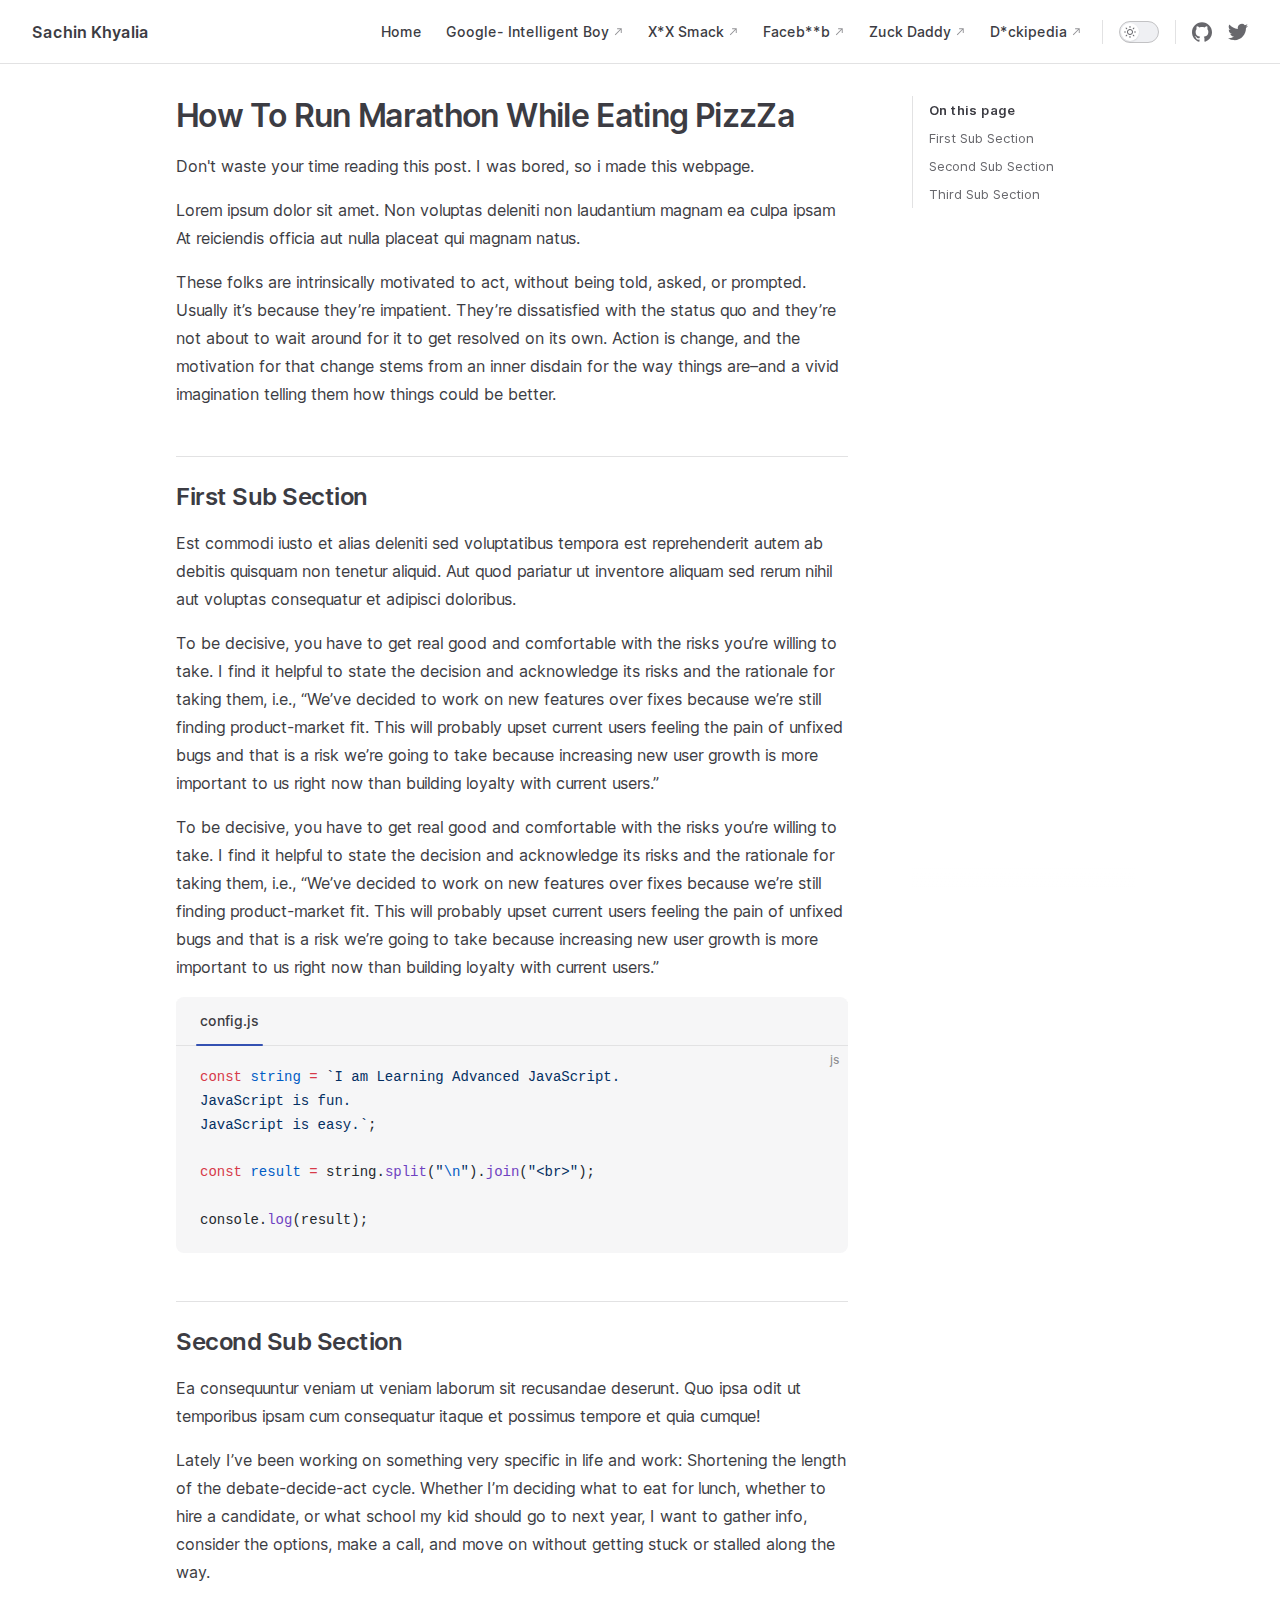
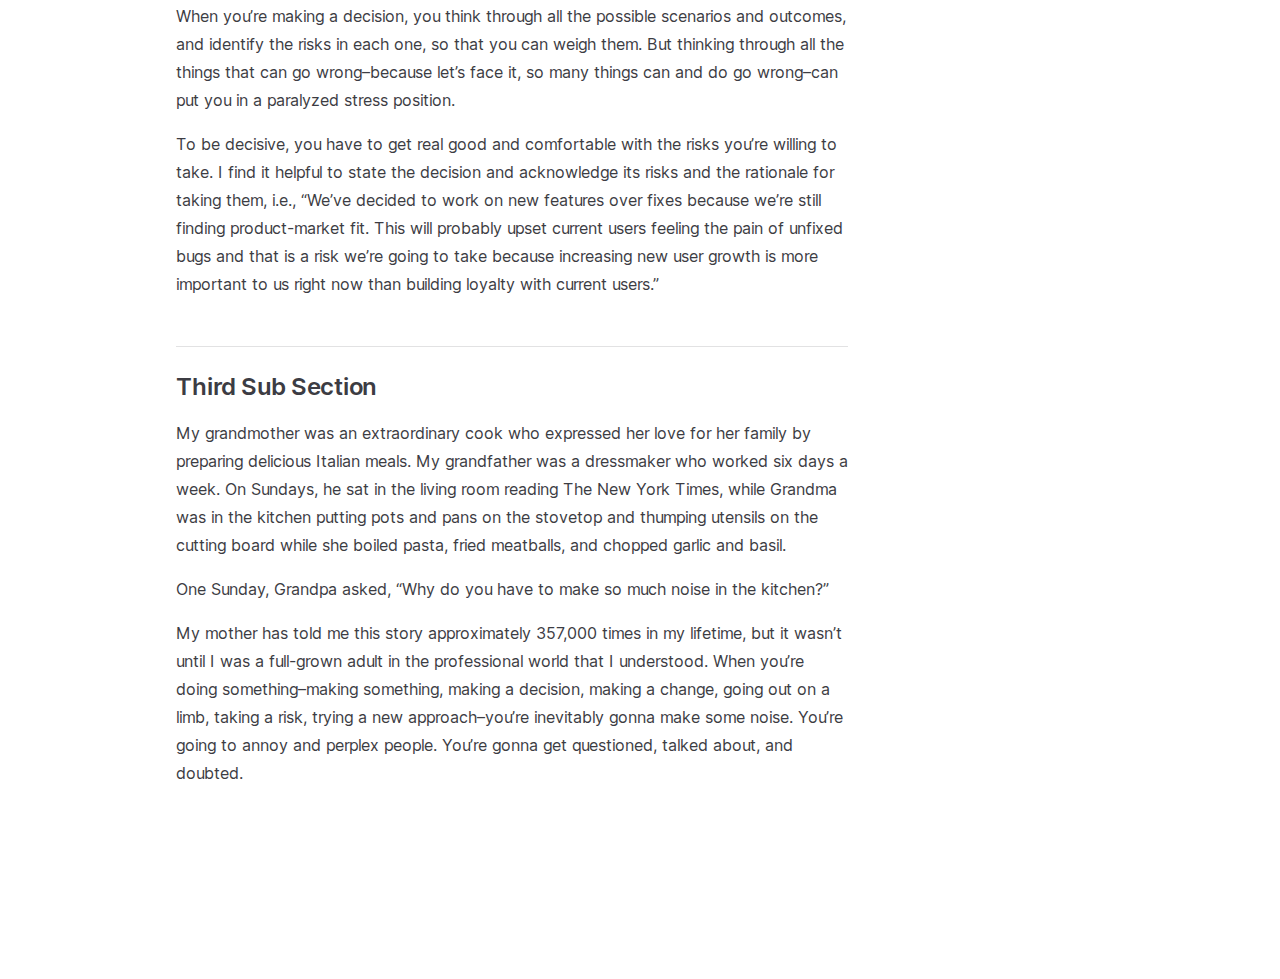
<file: articles/how-to-run-marathon-while-eating-pizzza.html>
<!DOCTYPE html>
<html lang="en-US" dir="ltr">
  <head>
    <meta charset="utf-8">
    <meta name="viewport" content="width=device-width,initial-scale=1">
    <title>How To Run Marathon While Eating PizzZa | Sachin Khyalia</title>
    <meta name="description" content="Talking about the future !">
    <link rel="preload stylesheet" href="/assets/style.ee4adfda.css" as="style">
    
    <script type="module" src="/assets/app.18643d7e.js"></script>
    <link rel="preload" href="/assets/inter-roman-latin.2ed14f66.woff2" as="font" type="font/woff2" crossorigin="">
    <link rel="modulepreload" href="/assets/chunks/framework.edbfdbf1.js">
    <link rel="modulepreload" href="/assets/chunks/theme.e5ff5912.js">
    <link rel="modulepreload" href="/assets/articles_how-to-run-marathon-while-eating-pizzza.md.37031433.lean.js">
    <script id="check-dark-mode">(()=>{const e=localStorage.getItem("vitepress-theme-appearance")||"auto",a=window.matchMedia("(prefers-color-scheme: dark)").matches;(!e||e==="auto"?a:e==="dark")&&document.documentElement.classList.add("dark")})();</script>
    <script id="check-mac-os">document.documentElement.classList.toggle("mac",/Mac|iPhone|iPod|iPad/i.test(navigator.platform));</script>
  </head>
  <body>
    <div id="app"><div class="Layout" data-v-527a0310><!--[--><!--]--><!--[--><span tabindex="-1" data-v-b22defb4></span><a href="#VPContent" class="VPSkipLink visually-hidden" data-v-b22defb4> Skip to content </a><!--]--><!----><header class="VPNav" data-v-527a0310 data-v-a46e73f0><div class="VPNavBar" data-v-a46e73f0 data-v-dfeca417><div class="container" data-v-dfeca417><div class="title" data-v-dfeca417><div class="VPNavBarTitle" data-v-dfeca417 data-v-2d6ff155><a class="title" href="/" data-v-2d6ff155><!--[--><!--]--><!----><!--[-->Sachin Khyalia<!--]--><!--[--><!--]--></a></div></div><div class="content" data-v-dfeca417><div class="curtain" data-v-dfeca417></div><div class="content-body" data-v-dfeca417><!--[--><!--]--><div class="VPNavBarSearch search" data-v-dfeca417><!----></div><nav aria-labelledby="main-nav-aria-label" class="VPNavBarMenu menu" data-v-dfeca417 data-v-c6c3e6d4><span id="main-nav-aria-label" class="visually-hidden" data-v-c6c3e6d4>Main Navigation</span><!--[--><!--[--><a class="VPLink link VPNavBarMenuLink" href="/" tabindex="0" data-v-c6c3e6d4 data-v-97d30ef6><!--[--><span data-v-97d30ef6>Home</span><!--]--></a><!--]--><!--[--><a class="VPLink link vp-external-link-icon VPNavBarMenuLink" href="https://google.com" target="_blank" rel="noreferrer" tabindex="0" data-v-c6c3e6d4 data-v-97d30ef6><!--[--><span data-v-97d30ef6>Google- Intelligent Boy</span><!--]--></a><!--]--><!--[--><a class="VPLink link vp-external-link-icon VPNavBarMenuLink" href="https://x.com" target="_blank" rel="noreferrer" tabindex="0" data-v-c6c3e6d4 data-v-97d30ef6><!--[--><span data-v-97d30ef6>X*X Smack</span><!--]--></a><!--]--><!--[--><a class="VPLink link vp-external-link-icon VPNavBarMenuLink" href="https://facebook.com" target="_blank" rel="noreferrer" tabindex="0" data-v-c6c3e6d4 data-v-97d30ef6><!--[--><span data-v-97d30ef6>Faceb**b</span><!--]--></a><!--]--><!--[--><a class="VPLink link vp-external-link-icon VPNavBarMenuLink" href="https://godaddy.com" target="_blank" rel="noreferrer" tabindex="0" data-v-c6c3e6d4 data-v-97d30ef6><!--[--><span data-v-97d30ef6>Zuck Daddy</span><!--]--></a><!--]--><!--[--><a class="VPLink link vp-external-link-icon VPNavBarMenuLink" href="https://wikipedia.org" target="_blank" rel="noreferrer" tabindex="0" data-v-c6c3e6d4 data-v-97d30ef6><!--[--><span data-v-97d30ef6>D*ckipedia</span><!--]--></a><!--]--><!--]--></nav><!----><div class="VPNavBarAppearance appearance" data-v-dfeca417 data-v-f774fc1d><button class="VPSwitch VPSwitchAppearance" type="button" role="switch" title="toggle dark mode" aria-checked="false" data-v-f774fc1d data-v-fdee46ce data-v-0b5e260c><span class="check" data-v-0b5e260c><span class="icon" data-v-0b5e260c><!--[--><svg xmlns="http://www.w3.org/2000/svg" aria-hidden="true" focusable="false" viewbox="0 0 24 24" class="sun" data-v-fdee46ce><path d="M12,18c-3.3,0-6-2.7-6-6s2.7-6,6-6s6,2.7,6,6S15.3,18,12,18zM12,8c-2.2,0-4,1.8-4,4c0,2.2,1.8,4,4,4c2.2,0,4-1.8,4-4C16,9.8,14.2,8,12,8z"></path><path d="M12,4c-0.6,0-1-0.4-1-1V1c0-0.6,0.4-1,1-1s1,0.4,1,1v2C13,3.6,12.6,4,12,4z"></path><path d="M12,24c-0.6,0-1-0.4-1-1v-2c0-0.6,0.4-1,1-1s1,0.4,1,1v2C13,23.6,12.6,24,12,24z"></path><path d="M5.6,6.6c-0.3,0-0.5-0.1-0.7-0.3L3.5,4.9c-0.4-0.4-0.4-1,0-1.4s1-0.4,1.4,0l1.4,1.4c0.4,0.4,0.4,1,0,1.4C6.2,6.5,5.9,6.6,5.6,6.6z"></path><path d="M19.8,20.8c-0.3,0-0.5-0.1-0.7-0.3l-1.4-1.4c-0.4-0.4-0.4-1,0-1.4s1-0.4,1.4,0l1.4,1.4c0.4,0.4,0.4,1,0,1.4C20.3,20.7,20,20.8,19.8,20.8z"></path><path d="M3,13H1c-0.6,0-1-0.4-1-1s0.4-1,1-1h2c0.6,0,1,0.4,1,1S3.6,13,3,13z"></path><path d="M23,13h-2c-0.6,0-1-0.4-1-1s0.4-1,1-1h2c0.6,0,1,0.4,1,1S23.6,13,23,13z"></path><path d="M4.2,20.8c-0.3,0-0.5-0.1-0.7-0.3c-0.4-0.4-0.4-1,0-1.4l1.4-1.4c0.4-0.4,1-0.4,1.4,0s0.4,1,0,1.4l-1.4,1.4C4.7,20.7,4.5,20.8,4.2,20.8z"></path><path d="M18.4,6.6c-0.3,0-0.5-0.1-0.7-0.3c-0.4-0.4-0.4-1,0-1.4l1.4-1.4c0.4-0.4,1-0.4,1.4,0s0.4,1,0,1.4l-1.4,1.4C18.9,6.5,18.6,6.6,18.4,6.6z"></path></svg><svg xmlns="http://www.w3.org/2000/svg" aria-hidden="true" focusable="false" viewbox="0 0 24 24" class="moon" data-v-fdee46ce><path d="M12.1,22c-0.3,0-0.6,0-0.9,0c-5.5-0.5-9.5-5.4-9-10.9c0.4-4.8,4.2-8.6,9-9c0.4,0,0.8,0.2,1,0.5c0.2,0.3,0.2,0.8-0.1,1.1c-2,2.7-1.4,6.4,1.3,8.4c2.1,1.6,5,1.6,7.1,0c0.3-0.2,0.7-0.3,1.1-0.1c0.3,0.2,0.5,0.6,0.5,1c-0.2,2.7-1.5,5.1-3.6,6.8C16.6,21.2,14.4,22,12.1,22zM9.3,4.4c-2.9,1-5,3.6-5.2,6.8c-0.4,4.4,2.8,8.3,7.2,8.7c2.1,0.2,4.2-0.4,5.8-1.8c1.1-0.9,1.9-2.1,2.4-3.4c-2.5,0.9-5.3,0.5-7.5-1.1C9.2,11.4,8.1,7.7,9.3,4.4z"></path></svg><!--]--></span></span></button></div><div class="VPSocialLinks VPNavBarSocialLinks social-links" data-v-dfeca417 data-v-08b35e6f data-v-f2234a39><!--[--><a class="VPSocialLink no-icon" href="https://github.com/sachinkhyalia" aria-label="github" target="_blank" rel="noopener" data-v-f2234a39 data-v-efc53bd4><svg role="img" viewBox="0 0 24 24" xmlns="http://www.w3.org/2000/svg"><title>GitHub</title><path d="M12 .297c-6.63 0-12 5.373-12 12 0 5.303 3.438 9.8 8.205 11.385.6.113.82-.258.82-.577 0-.285-.01-1.04-.015-2.04-3.338.724-4.042-1.61-4.042-1.61C4.422 18.07 3.633 17.7 3.633 17.7c-1.087-.744.084-.729.084-.729 1.205.084 1.838 1.236 1.838 1.236 1.07 1.835 2.809 1.305 3.495.998.108-.776.417-1.305.76-1.605-2.665-.3-5.466-1.332-5.466-5.93 0-1.31.465-2.38 1.235-3.22-.135-.303-.54-1.523.105-3.176 0 0 1.005-.322 3.3 1.23.96-.267 1.98-.399 3-.405 1.02.006 2.04.138 3 .405 2.28-1.552 3.285-1.23 3.285-1.23.645 1.653.24 2.873.12 3.176.765.84 1.23 1.91 1.23 3.22 0 4.61-2.805 5.625-5.475 5.92.42.36.81 1.096.81 2.22 0 1.606-.015 2.896-.015 3.286 0 .315.21.69.825.57C20.565 22.092 24 17.592 24 12.297c0-6.627-5.373-12-12-12"/></svg></a><a class="VPSocialLink no-icon" href="https://twitter.com/sachinkhyalia" aria-label="twitter" target="_blank" rel="noopener" data-v-f2234a39 data-v-efc53bd4><svg role="img" viewBox="0 0 24 24" xmlns="http://www.w3.org/2000/svg"><title>Twitter</title><path d="M21.543 7.104c.015.211.015.423.015.636 0 6.507-4.954 14.01-14.01 14.01v-.003A13.94 13.94 0 0 1 0 19.539a9.88 9.88 0 0 0 7.287-2.041 4.93 4.93 0 0 1-4.6-3.42 4.916 4.916 0 0 0 2.223-.084A4.926 4.926 0 0 1 .96 9.167v-.062a4.887 4.887 0 0 0 2.235.616A4.928 4.928 0 0 1 1.67 3.148 13.98 13.98 0 0 0 11.82 8.292a4.929 4.929 0 0 1 8.39-4.49 9.868 9.868 0 0 0 3.128-1.196 4.941 4.941 0 0 1-2.165 2.724A9.828 9.828 0 0 0 24 4.555a10.019 10.019 0 0 1-2.457 2.549z"/></svg></a><!--]--></div><div class="VPFlyout VPNavBarExtra extra" data-v-dfeca417 data-v-47bb42ad data-v-1a2ceba0><button type="button" class="button" aria-haspopup="true" aria-expanded="false" aria-label="extra navigation" data-v-1a2ceba0><svg xmlns="http://www.w3.org/2000/svg" aria-hidden="true" focusable="false" viewbox="0 0 24 24" class="icon" data-v-1a2ceba0><circle cx="12" cy="12" r="2"></circle><circle cx="19" cy="12" r="2"></circle><circle cx="5" cy="12" r="2"></circle></svg></button><div class="menu" data-v-1a2ceba0><div class="VPMenu" data-v-1a2ceba0 data-v-7bffa9cd><!----><!--[--><!--[--><!----><div class="group" data-v-47bb42ad><div class="item appearance" data-v-47bb42ad><p class="label" data-v-47bb42ad>Appearance</p><div class="appearance-action" data-v-47bb42ad><button class="VPSwitch VPSwitchAppearance" type="button" role="switch" title="toggle dark mode" aria-checked="false" data-v-47bb42ad data-v-fdee46ce data-v-0b5e260c><span class="check" data-v-0b5e260c><span class="icon" data-v-0b5e260c><!--[--><svg xmlns="http://www.w3.org/2000/svg" aria-hidden="true" focusable="false" viewbox="0 0 24 24" class="sun" data-v-fdee46ce><path d="M12,18c-3.3,0-6-2.7-6-6s2.7-6,6-6s6,2.7,6,6S15.3,18,12,18zM12,8c-2.2,0-4,1.8-4,4c0,2.2,1.8,4,4,4c2.2,0,4-1.8,4-4C16,9.8,14.2,8,12,8z"></path><path d="M12,4c-0.6,0-1-0.4-1-1V1c0-0.6,0.4-1,1-1s1,0.4,1,1v2C13,3.6,12.6,4,12,4z"></path><path d="M12,24c-0.6,0-1-0.4-1-1v-2c0-0.6,0.4-1,1-1s1,0.4,1,1v2C13,23.6,12.6,24,12,24z"></path><path d="M5.6,6.6c-0.3,0-0.5-0.1-0.7-0.3L3.5,4.9c-0.4-0.4-0.4-1,0-1.4s1-0.4,1.4,0l1.4,1.4c0.4,0.4,0.4,1,0,1.4C6.2,6.5,5.9,6.6,5.6,6.6z"></path><path d="M19.8,20.8c-0.3,0-0.5-0.1-0.7-0.3l-1.4-1.4c-0.4-0.4-0.4-1,0-1.4s1-0.4,1.4,0l1.4,1.4c0.4,0.4,0.4,1,0,1.4C20.3,20.7,20,20.8,19.8,20.8z"></path><path d="M3,13H1c-0.6,0-1-0.4-1-1s0.4-1,1-1h2c0.6,0,1,0.4,1,1S3.6,13,3,13z"></path><path d="M23,13h-2c-0.6,0-1-0.4-1-1s0.4-1,1-1h2c0.6,0,1,0.4,1,1S23.6,13,23,13z"></path><path d="M4.2,20.8c-0.3,0-0.5-0.1-0.7-0.3c-0.4-0.4-0.4-1,0-1.4l1.4-1.4c0.4-0.4,1-0.4,1.4,0s0.4,1,0,1.4l-1.4,1.4C4.7,20.7,4.5,20.8,4.2,20.8z"></path><path d="M18.4,6.6c-0.3,0-0.5-0.1-0.7-0.3c-0.4-0.4-0.4-1,0-1.4l1.4-1.4c0.4-0.4,1-0.4,1.4,0s0.4,1,0,1.4l-1.4,1.4C18.9,6.5,18.6,6.6,18.4,6.6z"></path></svg><svg xmlns="http://www.w3.org/2000/svg" aria-hidden="true" focusable="false" viewbox="0 0 24 24" class="moon" data-v-fdee46ce><path d="M12.1,22c-0.3,0-0.6,0-0.9,0c-5.5-0.5-9.5-5.4-9-10.9c0.4-4.8,4.2-8.6,9-9c0.4,0,0.8,0.2,1,0.5c0.2,0.3,0.2,0.8-0.1,1.1c-2,2.7-1.4,6.4,1.3,8.4c2.1,1.6,5,1.6,7.1,0c0.3-0.2,0.7-0.3,1.1-0.1c0.3,0.2,0.5,0.6,0.5,1c-0.2,2.7-1.5,5.1-3.6,6.8C16.6,21.2,14.4,22,12.1,22zM9.3,4.4c-2.9,1-5,3.6-5.2,6.8c-0.4,4.4,2.8,8.3,7.2,8.7c2.1,0.2,4.2-0.4,5.8-1.8c1.1-0.9,1.9-2.1,2.4-3.4c-2.5,0.9-5.3,0.5-7.5-1.1C9.2,11.4,8.1,7.7,9.3,4.4z"></path></svg><!--]--></span></span></button></div></div></div><div class="group" data-v-47bb42ad><div class="item social-links" data-v-47bb42ad><div class="VPSocialLinks social-links-list" data-v-47bb42ad data-v-f2234a39><!--[--><a class="VPSocialLink no-icon" href="https://github.com/sachinkhyalia" aria-label="github" target="_blank" rel="noopener" data-v-f2234a39 data-v-efc53bd4><svg role="img" viewBox="0 0 24 24" xmlns="http://www.w3.org/2000/svg"><title>GitHub</title><path d="M12 .297c-6.63 0-12 5.373-12 12 0 5.303 3.438 9.8 8.205 11.385.6.113.82-.258.82-.577 0-.285-.01-1.04-.015-2.04-3.338.724-4.042-1.61-4.042-1.61C4.422 18.07 3.633 17.7 3.633 17.7c-1.087-.744.084-.729.084-.729 1.205.084 1.838 1.236 1.838 1.236 1.07 1.835 2.809 1.305 3.495.998.108-.776.417-1.305.76-1.605-2.665-.3-5.466-1.332-5.466-5.93 0-1.31.465-2.38 1.235-3.22-.135-.303-.54-1.523.105-3.176 0 0 1.005-.322 3.3 1.23.96-.267 1.98-.399 3-.405 1.02.006 2.04.138 3 .405 2.28-1.552 3.285-1.23 3.285-1.23.645 1.653.24 2.873.12 3.176.765.84 1.23 1.91 1.23 3.22 0 4.61-2.805 5.625-5.475 5.92.42.36.81 1.096.81 2.22 0 1.606-.015 2.896-.015 3.286 0 .315.21.69.825.57C20.565 22.092 24 17.592 24 12.297c0-6.627-5.373-12-12-12"/></svg></a><a class="VPSocialLink no-icon" href="https://twitter.com/sachinkhyalia" aria-label="twitter" target="_blank" rel="noopener" data-v-f2234a39 data-v-efc53bd4><svg role="img" viewBox="0 0 24 24" xmlns="http://www.w3.org/2000/svg"><title>Twitter</title><path d="M21.543 7.104c.015.211.015.423.015.636 0 6.507-4.954 14.01-14.01 14.01v-.003A13.94 13.94 0 0 1 0 19.539a9.88 9.88 0 0 0 7.287-2.041 4.93 4.93 0 0 1-4.6-3.42 4.916 4.916 0 0 0 2.223-.084A4.926 4.926 0 0 1 .96 9.167v-.062a4.887 4.887 0 0 0 2.235.616A4.928 4.928 0 0 1 1.67 3.148 13.98 13.98 0 0 0 11.82 8.292a4.929 4.929 0 0 1 8.39-4.49 9.868 9.868 0 0 0 3.128-1.196 4.941 4.941 0 0 1-2.165 2.724A9.828 9.828 0 0 0 24 4.555a10.019 10.019 0 0 1-2.457 2.549z"/></svg></a><!--]--></div></div></div><!--]--><!--]--></div></div></div><!--[--><!--]--><button type="button" class="VPNavBarHamburger hamburger" aria-label="mobile navigation" aria-expanded="false" aria-controls="VPNavScreen" data-v-dfeca417 data-v-670493dd><span class="container" data-v-670493dd><span class="top" data-v-670493dd></span><span class="middle" data-v-670493dd></span><span class="bottom" data-v-670493dd></span></span></button></div></div></div></div><!----></header><div class="VPLocalNav fixed reached-top" data-v-527a0310 data-v-3c3d80ab><!----><div class="VPLocalNavOutlineDropdown" style="--vp-vh:0px;" data-v-3c3d80ab data-v-2c1007a4><button data-v-2c1007a4>Return to top</button><!----></div></div><!----><div class="VPContent" id="VPContent" data-v-527a0310 data-v-b7946bfc><div class="VPDoc has-aside" data-v-b7946bfc data-v-281cfc61><!--[--><!--]--><div class="container" data-v-281cfc61><div class="aside" data-v-281cfc61><div class="aside-curtain" data-v-281cfc61></div><div class="aside-container" data-v-281cfc61><div class="aside-content" data-v-281cfc61><div class="VPDocAside" data-v-281cfc61 data-v-79cae1a0><!--[--><!--]--><!--[--><!--]--><div class="VPDocAsideOutline" role="navigation" data-v-79cae1a0 data-v-d8517c5e><div class="content" data-v-d8517c5e><div class="outline-marker" data-v-d8517c5e></div><div class="outline-title" role="heading" aria-level="2" data-v-d8517c5e>On this page</div><nav aria-labelledby="doc-outline-aria-label" data-v-d8517c5e><span class="visually-hidden" id="doc-outline-aria-label" data-v-d8517c5e> Table of Contents for current page </span><ul class="root" data-v-d8517c5e data-v-74479eb5><!--[--><!--]--></ul></nav></div></div><!--[--><!--]--><div class="spacer" data-v-79cae1a0></div><!--[--><!--]--><!----><!--[--><!--]--><!--[--><!--]--></div></div></div></div><div class="content" data-v-281cfc61><div class="content-container" data-v-281cfc61><!--[--><!--]--><!----><main class="main" data-v-281cfc61><div style="position:relative;" class="vp-doc _articles_how-to-run-marathon-while-eating-pizzza" data-v-281cfc61><div><h1 id="how-to-run-marathon-while-eating-pizzza" tabindex="-1">How To Run Marathon While Eating PizzZa <a class="header-anchor" href="#how-to-run-marathon-while-eating-pizzza" aria-label="Permalink to &quot;How To Run Marathon While Eating PizzZa&quot;">​</a></h1><p>Don&#39;t waste your time reading this post. I was bored, so i made this webpage.</p><p>Lorem ipsum dolor sit amet. Non voluptas deleniti non laudantium magnam ea culpa ipsam At reiciendis officia aut nulla placeat qui magnam natus.</p><p>These folks are intrinsically motivated to act, without being told, asked, or prompted. Usually it’s because they’re impatient. They’re dissatisfied with the status quo and they’re not about to wait around for it to get resolved on its own. Action is change, and the motivation for that change stems from an inner disdain for the way things are–and a vivid imagination telling them how things could be better.</p><h2 id="first-sub-section" tabindex="-1">First Sub Section <a class="header-anchor" href="#first-sub-section" aria-label="Permalink to &quot;First Sub Section&quot;">​</a></h2><p>Est commodi iusto et alias deleniti sed voluptatibus tempora est reprehenderit autem ab debitis quisquam non tenetur aliquid. Aut quod pariatur ut inventore aliquam sed rerum nihil aut voluptas consequatur et adipisci doloribus.</p><p>To be decisive, you have to get real good and comfortable with the risks you’re willing to take. I find it helpful to state the decision and acknowledge its risks and the rationale for taking them, i.e., “We’ve decided to work on new features over fixes because we’re still finding product-market fit. This will probably upset current users feeling the pain of unfixed bugs and that is a risk we’re going to take because increasing new user growth is more important to us right now than building loyalty with current users.”</p><p>To be decisive, you have to get real good and comfortable with the risks you’re willing to take. I find it helpful to state the decision and acknowledge its risks and the rationale for taking them, i.e., “We’ve decided to work on new features over fixes because we’re still finding product-market fit. This will probably upset current users feeling the pain of unfixed bugs and that is a risk we’re going to take because increasing new user growth is more important to us right now than building loyalty with current users.”</p><div class="vp-code-group vp-adaptive-theme"><div class="tabs"><input type="radio" name="group-Ja3Kp" id="tab-IGPq_nj" checked="checked"><label for="tab-IGPq_nj">config.js</label></div><div class="blocks"><div class="language-js vp-adaptive-theme active"><button title="Copy Code" class="copy"></button><span class="lang">js</span><pre class="shiki github-dark vp-code-dark"><code><span class="line"><span style="color:#F97583;">const</span><span style="color:#E1E4E8;"> </span><span style="color:#79B8FF;">string</span><span style="color:#E1E4E8;"> </span><span style="color:#F97583;">=</span><span style="color:#E1E4E8;"> </span><span style="color:#9ECBFF;">`I am Learning Advanced JavaScript.</span></span>
<span class="line"><span style="color:#9ECBFF;">JavaScript is fun.</span></span>
<span class="line"><span style="color:#9ECBFF;">JavaScript is easy.`</span><span style="color:#E1E4E8;">;</span></span>
<span class="line"></span>
<span class="line"><span style="color:#F97583;">const</span><span style="color:#E1E4E8;"> </span><span style="color:#79B8FF;">result</span><span style="color:#E1E4E8;"> </span><span style="color:#F97583;">=</span><span style="color:#E1E4E8;"> string.</span><span style="color:#B392F0;">split</span><span style="color:#E1E4E8;">(</span><span style="color:#9ECBFF;">&quot;</span><span style="color:#79B8FF;">\n</span><span style="color:#9ECBFF;">&quot;</span><span style="color:#E1E4E8;">).</span><span style="color:#B392F0;">join</span><span style="color:#E1E4E8;">(</span><span style="color:#9ECBFF;">&quot;&lt;br&gt;&quot;</span><span style="color:#E1E4E8;">);</span></span>
<span class="line"></span>
<span class="line"><span style="color:#E1E4E8;">console.</span><span style="color:#B392F0;">log</span><span style="color:#E1E4E8;">(result);</span></span></code></pre><pre class="shiki github-light vp-code-light"><code><span class="line"><span style="color:#D73A49;">const</span><span style="color:#24292E;"> </span><span style="color:#005CC5;">string</span><span style="color:#24292E;"> </span><span style="color:#D73A49;">=</span><span style="color:#24292E;"> </span><span style="color:#032F62;">`I am Learning Advanced JavaScript.</span></span>
<span class="line"><span style="color:#032F62;">JavaScript is fun.</span></span>
<span class="line"><span style="color:#032F62;">JavaScript is easy.`</span><span style="color:#24292E;">;</span></span>
<span class="line"></span>
<span class="line"><span style="color:#D73A49;">const</span><span style="color:#24292E;"> </span><span style="color:#005CC5;">result</span><span style="color:#24292E;"> </span><span style="color:#D73A49;">=</span><span style="color:#24292E;"> string.</span><span style="color:#6F42C1;">split</span><span style="color:#24292E;">(</span><span style="color:#032F62;">&quot;</span><span style="color:#005CC5;">\n</span><span style="color:#032F62;">&quot;</span><span style="color:#24292E;">).</span><span style="color:#6F42C1;">join</span><span style="color:#24292E;">(</span><span style="color:#032F62;">&quot;&lt;br&gt;&quot;</span><span style="color:#24292E;">);</span></span>
<span class="line"></span>
<span class="line"><span style="color:#24292E;">console.</span><span style="color:#6F42C1;">log</span><span style="color:#24292E;">(result);</span></span></code></pre></div></div></div><h2 id="second-sub-section" tabindex="-1">Second Sub Section <a class="header-anchor" href="#second-sub-section" aria-label="Permalink to &quot;Second Sub Section&quot;">​</a></h2><p>Ea consequuntur veniam ut veniam laborum sit recusandae deserunt. Quo ipsa odit ut temporibus ipsam cum consequatur itaque et possimus tempore et quia cumque!</p><p>Lately I’ve been working on something very specific in life and work: Shortening the length of the debate-decide-act cycle. Whether I’m deciding what to eat for lunch, whether to hire a candidate, or what school my kid should go to next year, I want to gather info, consider the options, make a call, and move on without getting stuck or stalled along the way.</p><p>When you’re making a decision, you think through all the possible scenarios and outcomes, and identify the risks in each one, so that you can weigh them. But thinking through all the things that can go wrong–because let’s face it, so many things can and do go wrong–can put you in a paralyzed stress position.</p><p>To be decisive, you have to get real good and comfortable with the risks you’re willing to take. I find it helpful to state the decision and acknowledge its risks and the rationale for taking them, i.e., “We’ve decided to work on new features over fixes because we’re still finding product-market fit. This will probably upset current users feeling the pain of unfixed bugs and that is a risk we’re going to take because increasing new user growth is more important to us right now than building loyalty with current users.”</p><h2 id="third-sub-section" tabindex="-1">Third Sub Section <a class="header-anchor" href="#third-sub-section" aria-label="Permalink to &quot;Third Sub Section&quot;">​</a></h2><p>My grandmother was an extraordinary cook who expressed her love for her family by preparing delicious Italian meals. My grandfather was a dressmaker who worked six days a week. On Sundays, he sat in the living room reading The New York Times, while Grandma was in the kitchen putting pots and pans on the stovetop and thumping utensils on the cutting board while she boiled pasta, fried meatballs, and chopped garlic and basil.</p><p>One Sunday, Grandpa asked, “Why do you have to make so much noise in the kitchen?”</p><p>My mother has told me this story approximately 357,000 times in my lifetime, but it wasn’t until I was a full-grown adult in the professional world that I understood. When you’re doing something–making something, making a decision, making a change, going out on a limb, taking a risk, trying a new approach–you’re inevitably gonna make some noise. You’re going to annoy and perplex people. You’re gonna get questioned, talked about, and doubted.</p></div></div></main><footer class="VPDocFooter" data-v-281cfc61 data-v-67de71aa><!--[--><!--]--><!----><!----></footer><!--[--><!--]--></div></div></div><!--[--><!--]--></div></div><!----><!--[--><!--]--></div></div>
    <script>window.__VP_HASH_MAP__=JSON.parse("{\"articles_how-to-play-cricket-while-sleeping-on-cactus.md\":\"efde7e94\",\"index.md\":\"22c91040\",\"articles_how-to-run-marathon-while-eating-pizzza.md\":\"37031433\",\"articles_big-tech-companies-are-inflating-fears-about-the-risk-of-ai-wiping-out-humanity.md\":\"f046d6d5\",\"articles_why-zuck-is-cuck.md\":\"ef9fb937\",\"articles_how-to-complete-your-assignment-while-bathing.md\":\"7a1938e9\"}");window.__VP_SITE_DATA__=JSON.parse("{\"lang\":\"en-US\",\"dir\":\"ltr\",\"title\":\"Sachin Khyalia\",\"description\":\"Talking about the future !\",\"base\":\"/\",\"head\":[],\"appearance\":true,\"themeConfig\":{\"nav\":[{\"text\":\"Home\",\"link\":\"/\"},{\"text\":\"Google- Intelligent Boy\",\"link\":\"https://google.com\"},{\"text\":\"X*X Smack\",\"link\":\"https://x.com\"},{\"text\":\"Faceb**b\",\"link\":\"https://facebook.com\"},{\"text\":\"Zuck Daddy\",\"link\":\"https://godaddy.com\"},{\"text\":\"D*ckipedia\",\"link\":\"https://wikipedia.org\"}],\"socialLinks\":[{\"icon\":\"github\",\"link\":\"https://github.com/sachinkhyalia\"},{\"icon\":\"twitter\",\"link\":\"https://twitter.com/sachinkhyalia\"}]},\"locales\":{},\"scrollOffset\":90,\"cleanUrls\":false}");</script>
    
  </body>
</html>
</file>
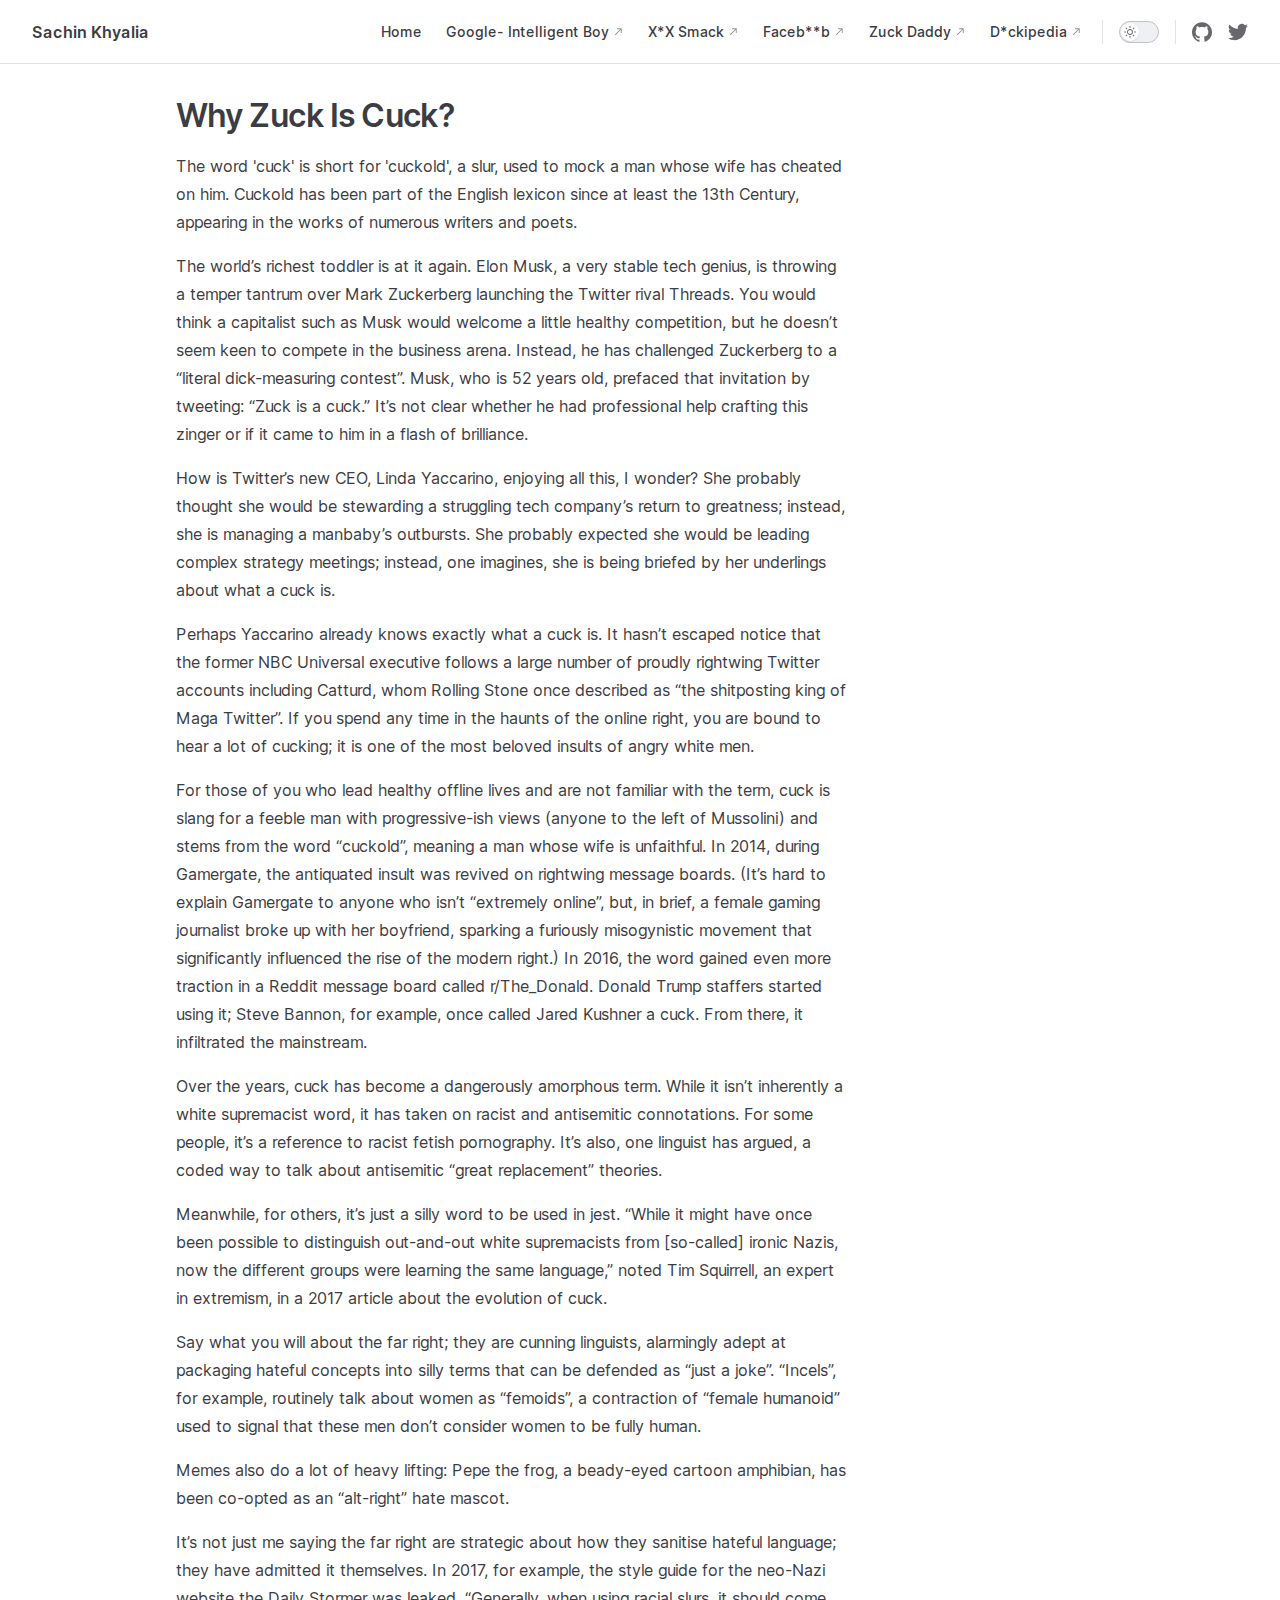
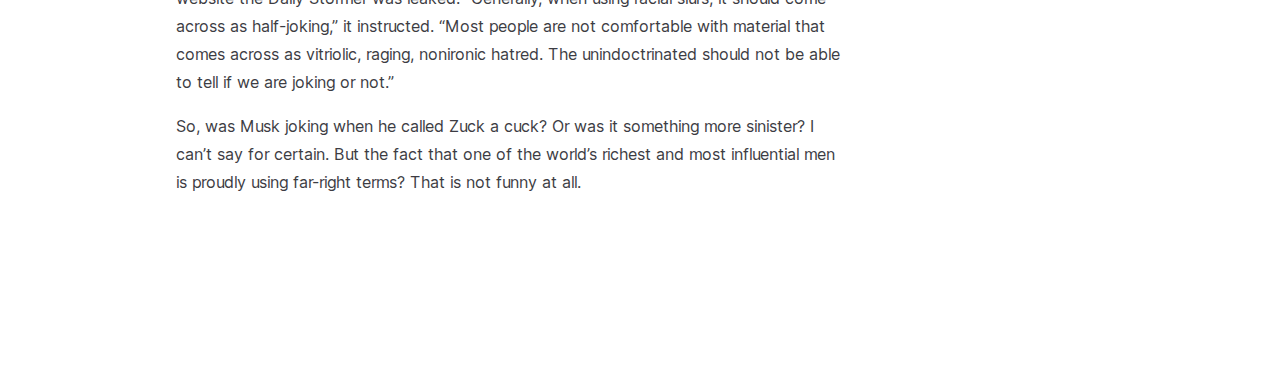
<file: articles/why-zuck-is-cuck.html>
<!DOCTYPE html>
<html lang="en-US" dir="ltr">
  <head>
    <meta charset="utf-8">
    <meta name="viewport" content="width=device-width,initial-scale=1">
    <title>Why Zuck Is Cuck? | Sachin Khyalia</title>
    <meta name="description" content="Talking about the future !">
    <link rel="preload stylesheet" href="/assets/style.ee4adfda.css" as="style">
    
    <script type="module" src="/assets/app.18643d7e.js"></script>
    <link rel="preload" href="/assets/inter-roman-latin.2ed14f66.woff2" as="font" type="font/woff2" crossorigin="">
    <link rel="modulepreload" href="/assets/chunks/framework.edbfdbf1.js">
    <link rel="modulepreload" href="/assets/chunks/theme.e5ff5912.js">
    <link rel="modulepreload" href="/assets/articles_why-zuck-is-cuck.md.ef9fb937.lean.js">
    <script id="check-dark-mode">(()=>{const e=localStorage.getItem("vitepress-theme-appearance")||"auto",a=window.matchMedia("(prefers-color-scheme: dark)").matches;(!e||e==="auto"?a:e==="dark")&&document.documentElement.classList.add("dark")})();</script>
    <script id="check-mac-os">document.documentElement.classList.toggle("mac",/Mac|iPhone|iPod|iPad/i.test(navigator.platform));</script>
  </head>
  <body>
    <div id="app"><div class="Layout" data-v-527a0310><!--[--><!--]--><!--[--><span tabindex="-1" data-v-b22defb4></span><a href="#VPContent" class="VPSkipLink visually-hidden" data-v-b22defb4> Skip to content </a><!--]--><!----><header class="VPNav" data-v-527a0310 data-v-a46e73f0><div class="VPNavBar" data-v-a46e73f0 data-v-dfeca417><div class="container" data-v-dfeca417><div class="title" data-v-dfeca417><div class="VPNavBarTitle" data-v-dfeca417 data-v-2d6ff155><a class="title" href="/" data-v-2d6ff155><!--[--><!--]--><!----><!--[-->Sachin Khyalia<!--]--><!--[--><!--]--></a></div></div><div class="content" data-v-dfeca417><div class="curtain" data-v-dfeca417></div><div class="content-body" data-v-dfeca417><!--[--><!--]--><div class="VPNavBarSearch search" data-v-dfeca417><!----></div><nav aria-labelledby="main-nav-aria-label" class="VPNavBarMenu menu" data-v-dfeca417 data-v-c6c3e6d4><span id="main-nav-aria-label" class="visually-hidden" data-v-c6c3e6d4>Main Navigation</span><!--[--><!--[--><a class="VPLink link VPNavBarMenuLink" href="/" tabindex="0" data-v-c6c3e6d4 data-v-97d30ef6><!--[--><span data-v-97d30ef6>Home</span><!--]--></a><!--]--><!--[--><a class="VPLink link vp-external-link-icon VPNavBarMenuLink" href="https://google.com" target="_blank" rel="noreferrer" tabindex="0" data-v-c6c3e6d4 data-v-97d30ef6><!--[--><span data-v-97d30ef6>Google- Intelligent Boy</span><!--]--></a><!--]--><!--[--><a class="VPLink link vp-external-link-icon VPNavBarMenuLink" href="https://x.com" target="_blank" rel="noreferrer" tabindex="0" data-v-c6c3e6d4 data-v-97d30ef6><!--[--><span data-v-97d30ef6>X*X Smack</span><!--]--></a><!--]--><!--[--><a class="VPLink link vp-external-link-icon VPNavBarMenuLink" href="https://facebook.com" target="_blank" rel="noreferrer" tabindex="0" data-v-c6c3e6d4 data-v-97d30ef6><!--[--><span data-v-97d30ef6>Faceb**b</span><!--]--></a><!--]--><!--[--><a class="VPLink link vp-external-link-icon VPNavBarMenuLink" href="https://godaddy.com" target="_blank" rel="noreferrer" tabindex="0" data-v-c6c3e6d4 data-v-97d30ef6><!--[--><span data-v-97d30ef6>Zuck Daddy</span><!--]--></a><!--]--><!--[--><a class="VPLink link vp-external-link-icon VPNavBarMenuLink" href="https://wikipedia.org" target="_blank" rel="noreferrer" tabindex="0" data-v-c6c3e6d4 data-v-97d30ef6><!--[--><span data-v-97d30ef6>D*ckipedia</span><!--]--></a><!--]--><!--]--></nav><!----><div class="VPNavBarAppearance appearance" data-v-dfeca417 data-v-f774fc1d><button class="VPSwitch VPSwitchAppearance" type="button" role="switch" title="toggle dark mode" aria-checked="false" data-v-f774fc1d data-v-fdee46ce data-v-0b5e260c><span class="check" data-v-0b5e260c><span class="icon" data-v-0b5e260c><!--[--><svg xmlns="http://www.w3.org/2000/svg" aria-hidden="true" focusable="false" viewbox="0 0 24 24" class="sun" data-v-fdee46ce><path d="M12,18c-3.3,0-6-2.7-6-6s2.7-6,6-6s6,2.7,6,6S15.3,18,12,18zM12,8c-2.2,0-4,1.8-4,4c0,2.2,1.8,4,4,4c2.2,0,4-1.8,4-4C16,9.8,14.2,8,12,8z"></path><path d="M12,4c-0.6,0-1-0.4-1-1V1c0-0.6,0.4-1,1-1s1,0.4,1,1v2C13,3.6,12.6,4,12,4z"></path><path d="M12,24c-0.6,0-1-0.4-1-1v-2c0-0.6,0.4-1,1-1s1,0.4,1,1v2C13,23.6,12.6,24,12,24z"></path><path d="M5.6,6.6c-0.3,0-0.5-0.1-0.7-0.3L3.5,4.9c-0.4-0.4-0.4-1,0-1.4s1-0.4,1.4,0l1.4,1.4c0.4,0.4,0.4,1,0,1.4C6.2,6.5,5.9,6.6,5.6,6.6z"></path><path d="M19.8,20.8c-0.3,0-0.5-0.1-0.7-0.3l-1.4-1.4c-0.4-0.4-0.4-1,0-1.4s1-0.4,1.4,0l1.4,1.4c0.4,0.4,0.4,1,0,1.4C20.3,20.7,20,20.8,19.8,20.8z"></path><path d="M3,13H1c-0.6,0-1-0.4-1-1s0.4-1,1-1h2c0.6,0,1,0.4,1,1S3.6,13,3,13z"></path><path d="M23,13h-2c-0.6,0-1-0.4-1-1s0.4-1,1-1h2c0.6,0,1,0.4,1,1S23.6,13,23,13z"></path><path d="M4.2,20.8c-0.3,0-0.5-0.1-0.7-0.3c-0.4-0.4-0.4-1,0-1.4l1.4-1.4c0.4-0.4,1-0.4,1.4,0s0.4,1,0,1.4l-1.4,1.4C4.7,20.7,4.5,20.8,4.2,20.8z"></path><path d="M18.4,6.6c-0.3,0-0.5-0.1-0.7-0.3c-0.4-0.4-0.4-1,0-1.4l1.4-1.4c0.4-0.4,1-0.4,1.4,0s0.4,1,0,1.4l-1.4,1.4C18.9,6.5,18.6,6.6,18.4,6.6z"></path></svg><svg xmlns="http://www.w3.org/2000/svg" aria-hidden="true" focusable="false" viewbox="0 0 24 24" class="moon" data-v-fdee46ce><path d="M12.1,22c-0.3,0-0.6,0-0.9,0c-5.5-0.5-9.5-5.4-9-10.9c0.4-4.8,4.2-8.6,9-9c0.4,0,0.8,0.2,1,0.5c0.2,0.3,0.2,0.8-0.1,1.1c-2,2.7-1.4,6.4,1.3,8.4c2.1,1.6,5,1.6,7.1,0c0.3-0.2,0.7-0.3,1.1-0.1c0.3,0.2,0.5,0.6,0.5,1c-0.2,2.7-1.5,5.1-3.6,6.8C16.6,21.2,14.4,22,12.1,22zM9.3,4.4c-2.9,1-5,3.6-5.2,6.8c-0.4,4.4,2.8,8.3,7.2,8.7c2.1,0.2,4.2-0.4,5.8-1.8c1.1-0.9,1.9-2.1,2.4-3.4c-2.5,0.9-5.3,0.5-7.5-1.1C9.2,11.4,8.1,7.7,9.3,4.4z"></path></svg><!--]--></span></span></button></div><div class="VPSocialLinks VPNavBarSocialLinks social-links" data-v-dfeca417 data-v-08b35e6f data-v-f2234a39><!--[--><a class="VPSocialLink no-icon" href="https://github.com/sachinkhyalia" aria-label="github" target="_blank" rel="noopener" data-v-f2234a39 data-v-efc53bd4><svg role="img" viewBox="0 0 24 24" xmlns="http://www.w3.org/2000/svg"><title>GitHub</title><path d="M12 .297c-6.63 0-12 5.373-12 12 0 5.303 3.438 9.8 8.205 11.385.6.113.82-.258.82-.577 0-.285-.01-1.04-.015-2.04-3.338.724-4.042-1.61-4.042-1.61C4.422 18.07 3.633 17.7 3.633 17.7c-1.087-.744.084-.729.084-.729 1.205.084 1.838 1.236 1.838 1.236 1.07 1.835 2.809 1.305 3.495.998.108-.776.417-1.305.76-1.605-2.665-.3-5.466-1.332-5.466-5.93 0-1.31.465-2.38 1.235-3.22-.135-.303-.54-1.523.105-3.176 0 0 1.005-.322 3.3 1.23.96-.267 1.98-.399 3-.405 1.02.006 2.04.138 3 .405 2.28-1.552 3.285-1.23 3.285-1.23.645 1.653.24 2.873.12 3.176.765.84 1.23 1.91 1.23 3.22 0 4.61-2.805 5.625-5.475 5.92.42.36.81 1.096.81 2.22 0 1.606-.015 2.896-.015 3.286 0 .315.21.69.825.57C20.565 22.092 24 17.592 24 12.297c0-6.627-5.373-12-12-12"/></svg></a><a class="VPSocialLink no-icon" href="https://twitter.com/sachinkhyalia" aria-label="twitter" target="_blank" rel="noopener" data-v-f2234a39 data-v-efc53bd4><svg role="img" viewBox="0 0 24 24" xmlns="http://www.w3.org/2000/svg"><title>Twitter</title><path d="M21.543 7.104c.015.211.015.423.015.636 0 6.507-4.954 14.01-14.01 14.01v-.003A13.94 13.94 0 0 1 0 19.539a9.88 9.88 0 0 0 7.287-2.041 4.93 4.93 0 0 1-4.6-3.42 4.916 4.916 0 0 0 2.223-.084A4.926 4.926 0 0 1 .96 9.167v-.062a4.887 4.887 0 0 0 2.235.616A4.928 4.928 0 0 1 1.67 3.148 13.98 13.98 0 0 0 11.82 8.292a4.929 4.929 0 0 1 8.39-4.49 9.868 9.868 0 0 0 3.128-1.196 4.941 4.941 0 0 1-2.165 2.724A9.828 9.828 0 0 0 24 4.555a10.019 10.019 0 0 1-2.457 2.549z"/></svg></a><!--]--></div><div class="VPFlyout VPNavBarExtra extra" data-v-dfeca417 data-v-47bb42ad data-v-1a2ceba0><button type="button" class="button" aria-haspopup="true" aria-expanded="false" aria-label="extra navigation" data-v-1a2ceba0><svg xmlns="http://www.w3.org/2000/svg" aria-hidden="true" focusable="false" viewbox="0 0 24 24" class="icon" data-v-1a2ceba0><circle cx="12" cy="12" r="2"></circle><circle cx="19" cy="12" r="2"></circle><circle cx="5" cy="12" r="2"></circle></svg></button><div class="menu" data-v-1a2ceba0><div class="VPMenu" data-v-1a2ceba0 data-v-7bffa9cd><!----><!--[--><!--[--><!----><div class="group" data-v-47bb42ad><div class="item appearance" data-v-47bb42ad><p class="label" data-v-47bb42ad>Appearance</p><div class="appearance-action" data-v-47bb42ad><button class="VPSwitch VPSwitchAppearance" type="button" role="switch" title="toggle dark mode" aria-checked="false" data-v-47bb42ad data-v-fdee46ce data-v-0b5e260c><span class="check" data-v-0b5e260c><span class="icon" data-v-0b5e260c><!--[--><svg xmlns="http://www.w3.org/2000/svg" aria-hidden="true" focusable="false" viewbox="0 0 24 24" class="sun" data-v-fdee46ce><path d="M12,18c-3.3,0-6-2.7-6-6s2.7-6,6-6s6,2.7,6,6S15.3,18,12,18zM12,8c-2.2,0-4,1.8-4,4c0,2.2,1.8,4,4,4c2.2,0,4-1.8,4-4C16,9.8,14.2,8,12,8z"></path><path d="M12,4c-0.6,0-1-0.4-1-1V1c0-0.6,0.4-1,1-1s1,0.4,1,1v2C13,3.6,12.6,4,12,4z"></path><path d="M12,24c-0.6,0-1-0.4-1-1v-2c0-0.6,0.4-1,1-1s1,0.4,1,1v2C13,23.6,12.6,24,12,24z"></path><path d="M5.6,6.6c-0.3,0-0.5-0.1-0.7-0.3L3.5,4.9c-0.4-0.4-0.4-1,0-1.4s1-0.4,1.4,0l1.4,1.4c0.4,0.4,0.4,1,0,1.4C6.2,6.5,5.9,6.6,5.6,6.6z"></path><path d="M19.8,20.8c-0.3,0-0.5-0.1-0.7-0.3l-1.4-1.4c-0.4-0.4-0.4-1,0-1.4s1-0.4,1.4,0l1.4,1.4c0.4,0.4,0.4,1,0,1.4C20.3,20.7,20,20.8,19.8,20.8z"></path><path d="M3,13H1c-0.6,0-1-0.4-1-1s0.4-1,1-1h2c0.6,0,1,0.4,1,1S3.6,13,3,13z"></path><path d="M23,13h-2c-0.6,0-1-0.4-1-1s0.4-1,1-1h2c0.6,0,1,0.4,1,1S23.6,13,23,13z"></path><path d="M4.2,20.8c-0.3,0-0.5-0.1-0.7-0.3c-0.4-0.4-0.4-1,0-1.4l1.4-1.4c0.4-0.4,1-0.4,1.4,0s0.4,1,0,1.4l-1.4,1.4C4.7,20.7,4.5,20.8,4.2,20.8z"></path><path d="M18.4,6.6c-0.3,0-0.5-0.1-0.7-0.3c-0.4-0.4-0.4-1,0-1.4l1.4-1.4c0.4-0.4,1-0.4,1.4,0s0.4,1,0,1.4l-1.4,1.4C18.9,6.5,18.6,6.6,18.4,6.6z"></path></svg><svg xmlns="http://www.w3.org/2000/svg" aria-hidden="true" focusable="false" viewbox="0 0 24 24" class="moon" data-v-fdee46ce><path d="M12.1,22c-0.3,0-0.6,0-0.9,0c-5.5-0.5-9.5-5.4-9-10.9c0.4-4.8,4.2-8.6,9-9c0.4,0,0.8,0.2,1,0.5c0.2,0.3,0.2,0.8-0.1,1.1c-2,2.7-1.4,6.4,1.3,8.4c2.1,1.6,5,1.6,7.1,0c0.3-0.2,0.7-0.3,1.1-0.1c0.3,0.2,0.5,0.6,0.5,1c-0.2,2.7-1.5,5.1-3.6,6.8C16.6,21.2,14.4,22,12.1,22zM9.3,4.4c-2.9,1-5,3.6-5.2,6.8c-0.4,4.4,2.8,8.3,7.2,8.7c2.1,0.2,4.2-0.4,5.8-1.8c1.1-0.9,1.9-2.1,2.4-3.4c-2.5,0.9-5.3,0.5-7.5-1.1C9.2,11.4,8.1,7.7,9.3,4.4z"></path></svg><!--]--></span></span></button></div></div></div><div class="group" data-v-47bb42ad><div class="item social-links" data-v-47bb42ad><div class="VPSocialLinks social-links-list" data-v-47bb42ad data-v-f2234a39><!--[--><a class="VPSocialLink no-icon" href="https://github.com/sachinkhyalia" aria-label="github" target="_blank" rel="noopener" data-v-f2234a39 data-v-efc53bd4><svg role="img" viewBox="0 0 24 24" xmlns="http://www.w3.org/2000/svg"><title>GitHub</title><path d="M12 .297c-6.63 0-12 5.373-12 12 0 5.303 3.438 9.8 8.205 11.385.6.113.82-.258.82-.577 0-.285-.01-1.04-.015-2.04-3.338.724-4.042-1.61-4.042-1.61C4.422 18.07 3.633 17.7 3.633 17.7c-1.087-.744.084-.729.084-.729 1.205.084 1.838 1.236 1.838 1.236 1.07 1.835 2.809 1.305 3.495.998.108-.776.417-1.305.76-1.605-2.665-.3-5.466-1.332-5.466-5.93 0-1.31.465-2.38 1.235-3.22-.135-.303-.54-1.523.105-3.176 0 0 1.005-.322 3.3 1.23.96-.267 1.98-.399 3-.405 1.02.006 2.04.138 3 .405 2.28-1.552 3.285-1.23 3.285-1.23.645 1.653.24 2.873.12 3.176.765.84 1.23 1.91 1.23 3.22 0 4.61-2.805 5.625-5.475 5.92.42.36.81 1.096.81 2.22 0 1.606-.015 2.896-.015 3.286 0 .315.21.69.825.57C20.565 22.092 24 17.592 24 12.297c0-6.627-5.373-12-12-12"/></svg></a><a class="VPSocialLink no-icon" href="https://twitter.com/sachinkhyalia" aria-label="twitter" target="_blank" rel="noopener" data-v-f2234a39 data-v-efc53bd4><svg role="img" viewBox="0 0 24 24" xmlns="http://www.w3.org/2000/svg"><title>Twitter</title><path d="M21.543 7.104c.015.211.015.423.015.636 0 6.507-4.954 14.01-14.01 14.01v-.003A13.94 13.94 0 0 1 0 19.539a9.88 9.88 0 0 0 7.287-2.041 4.93 4.93 0 0 1-4.6-3.42 4.916 4.916 0 0 0 2.223-.084A4.926 4.926 0 0 1 .96 9.167v-.062a4.887 4.887 0 0 0 2.235.616A4.928 4.928 0 0 1 1.67 3.148 13.98 13.98 0 0 0 11.82 8.292a4.929 4.929 0 0 1 8.39-4.49 9.868 9.868 0 0 0 3.128-1.196 4.941 4.941 0 0 1-2.165 2.724A9.828 9.828 0 0 0 24 4.555a10.019 10.019 0 0 1-2.457 2.549z"/></svg></a><!--]--></div></div></div><!--]--><!--]--></div></div></div><!--[--><!--]--><button type="button" class="VPNavBarHamburger hamburger" aria-label="mobile navigation" aria-expanded="false" aria-controls="VPNavScreen" data-v-dfeca417 data-v-670493dd><span class="container" data-v-670493dd><span class="top" data-v-670493dd></span><span class="middle" data-v-670493dd></span><span class="bottom" data-v-670493dd></span></span></button></div></div></div></div><!----></header><div class="VPLocalNav fixed reached-top" data-v-527a0310 data-v-3c3d80ab><!----><div class="VPLocalNavOutlineDropdown" style="--vp-vh:0px;" data-v-3c3d80ab data-v-2c1007a4><button data-v-2c1007a4>Return to top</button><!----></div></div><!----><div class="VPContent" id="VPContent" data-v-527a0310 data-v-b7946bfc><div class="VPDoc has-aside" data-v-b7946bfc data-v-281cfc61><!--[--><!--]--><div class="container" data-v-281cfc61><div class="aside" data-v-281cfc61><div class="aside-curtain" data-v-281cfc61></div><div class="aside-container" data-v-281cfc61><div class="aside-content" data-v-281cfc61><div class="VPDocAside" data-v-281cfc61 data-v-79cae1a0><!--[--><!--]--><!--[--><!--]--><div class="VPDocAsideOutline" role="navigation" data-v-79cae1a0 data-v-d8517c5e><div class="content" data-v-d8517c5e><div class="outline-marker" data-v-d8517c5e></div><div class="outline-title" role="heading" aria-level="2" data-v-d8517c5e>On this page</div><nav aria-labelledby="doc-outline-aria-label" data-v-d8517c5e><span class="visually-hidden" id="doc-outline-aria-label" data-v-d8517c5e> Table of Contents for current page </span><ul class="root" data-v-d8517c5e data-v-74479eb5><!--[--><!--]--></ul></nav></div></div><!--[--><!--]--><div class="spacer" data-v-79cae1a0></div><!--[--><!--]--><!----><!--[--><!--]--><!--[--><!--]--></div></div></div></div><div class="content" data-v-281cfc61><div class="content-container" data-v-281cfc61><!--[--><!--]--><!----><main class="main" data-v-281cfc61><div style="position:relative;" class="vp-doc _articles_why-zuck-is-cuck" data-v-281cfc61><div><h1 id="why-zuck-is-cuck" tabindex="-1">Why Zuck Is Cuck? <a class="header-anchor" href="#why-zuck-is-cuck" aria-label="Permalink to &quot;Why Zuck Is Cuck?&quot;">​</a></h1><p>The word &#39;cuck&#39; is short for &#39;cuckold&#39;, a slur, used to mock a man whose wife has cheated on him. Cuckold has been part of the English lexicon since at least the 13th Century, appearing in the works of numerous writers and poets.</p><p>The world’s richest toddler is at it again. Elon Musk, a very stable tech genius, is throwing a temper tantrum over Mark Zuckerberg launching the Twitter rival Threads. You would think a capitalist such as Musk would welcome a little healthy competition, but he doesn’t seem keen to compete in the business arena. Instead, he has challenged Zuckerberg to a “literal dick-measuring contest”. Musk, who is 52 years old, prefaced that invitation by tweeting: “Zuck is a cuck.” It’s not clear whether he had professional help crafting this zinger or if it came to him in a flash of brilliance.</p><p>How is Twitter’s new CEO, Linda Yaccarino, enjoying all this, I wonder? She probably thought she would be stewarding a struggling tech company’s return to greatness; instead, she is managing a manbaby’s outbursts. She probably expected she would be leading complex strategy meetings; instead, one imagines, she is being briefed by her underlings about what a cuck is.</p><p>Perhaps Yaccarino already knows exactly what a cuck is. It hasn’t escaped notice that the former NBC Universal executive follows a large number of proudly rightwing Twitter accounts including Catturd, whom Rolling Stone once described as “the shitposting king of Maga Twitter”. If you spend any time in the haunts of the online right, you are bound to hear a lot of cucking; it is one of the most beloved insults of angry white men.</p><p>For those of you who lead healthy offline lives and are not familiar with the term, cuck is slang for a feeble man with progressive-ish views (anyone to the left of Mussolini) and stems from the word “cuckold”, meaning a man whose wife is unfaithful. In 2014, during Gamergate, the antiquated insult was revived on rightwing message boards. (It’s hard to explain Gamergate to anyone who isn’t “extremely online”, but, in brief, a female gaming journalist broke up with her boyfriend, sparking a furiously misogynistic movement that significantly influenced the rise of the modern right.) In 2016, the word gained even more traction in a Reddit message board called r/The_Donald. Donald Trump staffers started using it; Steve Bannon, for example, once called Jared Kushner a cuck. From there, it infiltrated the mainstream.</p><p>Over the years, cuck has become a dangerously amorphous term. While it isn’t inherently a white supremacist word, it has taken on racist and antisemitic connotations. For some people, it’s a reference to racist fetish pornography. It’s also, one linguist has argued, a coded way to talk about antisemitic “great replacement” theories.</p><p>Meanwhile, for others, it’s just a silly word to be used in jest. “While it might have once been possible to distinguish out-and-out white supremacists from [so-called] ironic Nazis, now the different groups were learning the same language,” noted Tim Squirrell, an expert in extremism, in a 2017 article about the evolution of cuck.</p><p>Say what you will about the far right; they are cunning linguists, alarmingly adept at packaging hateful concepts into silly terms that can be defended as “just a joke”. “Incels”, for example, routinely talk about women as “femoids”, a contraction of “female humanoid” used to signal that these men don’t consider women to be fully human.</p><p>Memes also do a lot of heavy lifting: Pepe the frog, a beady-eyed cartoon amphibian, has been co-opted as an “alt-right” hate mascot.</p><p>It’s not just me saying the far right are strategic about how they sanitise hateful language; they have admitted it themselves. In 2017, for example, the style guide for the neo-Nazi website the Daily Stormer was leaked. “Generally, when using racial slurs, it should come across as half-joking,” it instructed. “Most people are not comfortable with material that comes across as vitriolic, raging, nonironic hatred. The unindoctrinated should not be able to tell if we are joking or not.”</p><p>So, was Musk joking when he called Zuck a cuck? Or was it something more sinister? I can’t say for certain. But the fact that one of the world’s richest and most influential men is proudly using far-right terms? That is not funny at all.</p></div></div></main><footer class="VPDocFooter" data-v-281cfc61 data-v-67de71aa><!--[--><!--]--><!----><!----></footer><!--[--><!--]--></div></div></div><!--[--><!--]--></div></div><!----><!--[--><!--]--></div></div>
    <script>window.__VP_HASH_MAP__=JSON.parse("{\"articles_how-to-play-cricket-while-sleeping-on-cactus.md\":\"efde7e94\",\"index.md\":\"22c91040\",\"articles_how-to-run-marathon-while-eating-pizzza.md\":\"37031433\",\"articles_big-tech-companies-are-inflating-fears-about-the-risk-of-ai-wiping-out-humanity.md\":\"f046d6d5\",\"articles_why-zuck-is-cuck.md\":\"ef9fb937\",\"articles_how-to-complete-your-assignment-while-bathing.md\":\"7a1938e9\"}");window.__VP_SITE_DATA__=JSON.parse("{\"lang\":\"en-US\",\"dir\":\"ltr\",\"title\":\"Sachin Khyalia\",\"description\":\"Talking about the future !\",\"base\":\"/\",\"head\":[],\"appearance\":true,\"themeConfig\":{\"nav\":[{\"text\":\"Home\",\"link\":\"/\"},{\"text\":\"Google- Intelligent Boy\",\"link\":\"https://google.com\"},{\"text\":\"X*X Smack\",\"link\":\"https://x.com\"},{\"text\":\"Faceb**b\",\"link\":\"https://facebook.com\"},{\"text\":\"Zuck Daddy\",\"link\":\"https://godaddy.com\"},{\"text\":\"D*ckipedia\",\"link\":\"https://wikipedia.org\"}],\"socialLinks\":[{\"icon\":\"github\",\"link\":\"https://github.com/sachinkhyalia\"},{\"icon\":\"twitter\",\"link\":\"https://twitter.com/sachinkhyalia\"}]},\"locales\":{},\"scrollOffset\":90,\"cleanUrls\":false}");</script>
    
  </body>
</html>
</file>
<file: assets/style.ee4adfda.css>
@font-face{font-family:Inter var;font-weight:100 900;font-display:swap;font-style:normal;font-named-instance:"Regular";src:url(/assets/inter-roman-cyrillic.5f2c6c8c.woff2) format("woff2");unicode-range:U+0301,U+0400-045F,U+0490-0491,U+04B0-04B1,U+2116}@font-face{font-family:Inter var;font-weight:100 900;font-display:swap;font-style:normal;font-named-instance:"Regular";src:url(/assets/inter-roman-cyrillic-ext.e75737ce.woff2) format("woff2");unicode-range:U+0460-052F,U+1C80-1C88,U+20B4,U+2DE0-2DFF,U+A640-A69F,U+FE2E-FE2F}@font-face{font-family:Inter var;font-weight:100 900;font-display:swap;font-style:normal;font-named-instance:"Regular";src:url(/assets/inter-roman-greek.d5a6d92a.woff2) format("woff2");unicode-range:U+0370-03FF}@font-face{font-family:Inter var;font-weight:100 900;font-display:swap;font-style:normal;font-named-instance:"Regular";src:url(/assets/inter-roman-greek-ext.ab0619bc.woff2) format("woff2");unicode-range:U+1F00-1FFF}@font-face{font-family:Inter var;font-weight:100 900;font-display:swap;font-style:normal;font-named-instance:"Regular";src:url(/assets/inter-roman-latin.2ed14f66.woff2) format("woff2");unicode-range:U+0000-00FF,U+0131,U+0152-0153,U+02BB-02BC,U+02C6,U+02DA,U+02DC,U+2000-206F,U+2074,U+20AC,U+2122,U+2191,U+2193,U+2212,U+2215,U+FEFF,U+FFFD}@font-face{font-family:Inter var;font-weight:100 900;font-display:swap;font-style:normal;font-named-instance:"Regular";src:url(/assets/inter-roman-latin-ext.0030eebd.woff2) format("woff2");unicode-range:U+0100-024F,U+0259,U+1E00-1EFF,U+2020,U+20A0-20AB,U+20AD-20CF,U+2113,U+2C60-2C7F,U+A720-A7FF}@font-face{font-family:Inter var;font-weight:100 900;font-display:swap;font-style:normal;font-named-instance:"Regular";src:url(/assets/inter-roman-vietnamese.14ce25a6.woff2) format("woff2");unicode-range:U+0102-0103,U+0110-0111,U+0128-0129,U+0168-0169,U+01A0-01A1,U+01AF-01B0,U+1EA0-1EF9,U+20AB}@font-face{font-family:Inter var;font-weight:100 900;font-display:swap;font-style:italic;font-named-instance:"Italic";src:url(/assets/inter-italic-cyrillic.ea42a392.woff2) format("woff2");unicode-range:U+0301,U+0400-045F,U+0490-0491,U+04B0-04B1,U+2116}@font-face{font-family:Inter var;font-weight:100 900;font-display:swap;font-style:italic;font-named-instance:"Italic";src:url(/assets/inter-italic-cyrillic-ext.33bd5a8e.woff2) format("woff2");unicode-range:U+0460-052F,U+1C80-1C88,U+20B4,U+2DE0-2DFF,U+A640-A69F,U+FE2E-FE2F}@font-face{font-family:Inter var;font-weight:100 900;font-display:swap;font-style:italic;font-named-instance:"Italic";src:url(/assets/inter-italic-greek.8f4463c4.woff2) format("woff2");unicode-range:U+0370-03FF}@font-face{font-family:Inter var;font-weight:100 900;font-display:swap;font-style:italic;font-named-instance:"Italic";src:url(/assets/inter-italic-greek-ext.4fbe9427.woff2) format("woff2");unicode-range:U+1F00-1FFF}@font-face{font-family:Inter var;font-weight:100 900;font-display:swap;font-style:italic;font-named-instance:"Italic";src:url(/assets/inter-italic-latin.bd3b6f56.woff2) format("woff2");unicode-range:U+0000-00FF,U+0131,U+0152-0153,U+02BB-02BC,U+02C6,U+02DA,U+02DC,U+2000-206F,U+2074,U+20AC,U+2122,U+2191,U+2193,U+2212,U+2215,U+FEFF,U+FFFD}@font-face{font-family:Inter var;font-weight:100 900;font-display:swap;font-style:italic;font-named-instance:"Italic";src:url(/assets/inter-italic-latin-ext.bd8920cc.woff2) format("woff2");unicode-range:U+0100-024F,U+0259,U+1E00-1EFF,U+2020,U+20A0-20AB,U+20AD-20CF,U+2113,U+2C60-2C7F,U+A720-A7FF}@font-face{font-family:Inter var;font-weight:100 900;font-display:swap;font-style:italic;font-named-instance:"Italic";src:url(/assets/inter-italic-vietnamese.6ce511fb.woff2) format("woff2");unicode-range:U+0102-0103,U+0110-0111,U+0128-0129,U+0168-0169,U+01A0-01A1,U+01AF-01B0,U+1EA0-1EF9,U+20AB}@font-face{font-family:Chinese Quotes;src:local("PingFang SC Regular"),local("PingFang SC"),local("SimHei"),local("Source Han Sans SC");unicode-range:U+2018,U+2019,U+201C,U+201D}:root{--vp-c-white: #ffffff;--vp-c-black: #000000;--vp-c-neutral: var(--vp-c-black);--vp-c-neutral-inverse: var(--vp-c-white)}.dark{--vp-c-neutral: var(--vp-c-white);--vp-c-neutral-inverse: var(--vp-c-black)}:root{--vp-c-gray-1: #dddde3;--vp-c-gray-2: #e4e4e9;--vp-c-gray-3: #ebebef;--vp-c-gray-soft: rgba(142, 150, 170, .14);--vp-c-indigo-1: #3451b2;--vp-c-indigo-2: #3a5ccc;--vp-c-indigo-3: #5672cd;--vp-c-indigo-soft: rgba(100, 108, 255, .14);--vp-c-green-1: #18794e;--vp-c-green-2: #299764;--vp-c-green-3: #30a46c;--vp-c-green-soft: rgba(16, 185, 129, .14);--vp-c-yellow-1: #915930;--vp-c-yellow-2: #946300;--vp-c-yellow-3: #9f6a00;--vp-c-yellow-soft: rgba(234, 179, 8, .14);--vp-c-red-1: #b8272c;--vp-c-red-2: #d5393e;--vp-c-red-3: #e0575b;--vp-c-red-soft: rgba(244, 63, 94, .14);--vp-c-sponsor: #db2777}.dark{--vp-c-gray-1: #515c67;--vp-c-gray-2: #414853;--vp-c-gray-3: #32363f;--vp-c-gray-soft: rgba(101, 117, 133, .16);--vp-c-indigo-1: #a8b1ff;--vp-c-indigo-2: #5c73e7;--vp-c-indigo-3: #3e63dd;--vp-c-indigo-soft: rgba(100, 108, 255, .16);--vp-c-green-1: #3dd68c;--vp-c-green-2: #30a46c;--vp-c-green-3: #298459;--vp-c-green-soft: rgba(16, 185, 129, .16);--vp-c-yellow-1: #f9b44e;--vp-c-yellow-2: #da8b17;--vp-c-yellow-3: #a46a0a;--vp-c-yellow-soft: rgba(234, 179, 8, .16);--vp-c-red-1: #f66f81;--vp-c-red-2: #f14158;--vp-c-red-3: #b62a3c;--vp-c-red-soft: rgba(244, 63, 94, .16)}:root{--vp-c-bg: #ffffff;--vp-c-bg-alt: #f6f6f7;--vp-c-bg-elv: #ffffff;--vp-c-bg-soft: #f6f6f7}.dark{--vp-c-bg: #1b1b1f;--vp-c-bg-alt: #161618;--vp-c-bg-elv: #202127;--vp-c-bg-soft: #202127}:root{--vp-c-border: #c2c2c4;--vp-c-divider: #e2e2e3;--vp-c-gutter: #e2e2e3}.dark{--vp-c-border: #3c3f44;--vp-c-divider: #2e2e32;--vp-c-gutter: #000000}:root{--vp-c-text-1: rgba(60, 60, 67);--vp-c-text-2: rgba(60, 60, 67, .78);--vp-c-text-3: rgba(60, 60, 67, .56)}.dark{--vp-c-text-1: rgba(255, 255, 245, .86);--vp-c-text-2: rgba(235, 235, 245, .6);--vp-c-text-3: rgba(235, 235, 245, .38)}:root{--vp-c-default-1: var(--vp-c-gray-1);--vp-c-default-2: var(--vp-c-gray-2);--vp-c-default-3: var(--vp-c-gray-3);--vp-c-default-soft: var(--vp-c-gray-soft);--vp-c-brand-1: var(--vp-c-indigo-1);--vp-c-brand-2: var(--vp-c-indigo-2);--vp-c-brand-3: var(--vp-c-indigo-3);--vp-c-brand-soft: var(--vp-c-indigo-soft);--vp-c-brand: var(--vp-c-brand-1);--vp-c-tip-1: var(--vp-c-brand-1);--vp-c-tip-2: var(--vp-c-brand-2);--vp-c-tip-3: var(--vp-c-brand-3);--vp-c-tip-soft: var(--vp-c-brand-soft);--vp-c-warning-1: var(--vp-c-yellow-1);--vp-c-warning-2: var(--vp-c-yellow-2);--vp-c-warning-3: var(--vp-c-yellow-3);--vp-c-warning-soft: var(--vp-c-yellow-soft);--vp-c-danger-1: var(--vp-c-red-1);--vp-c-danger-2: var(--vp-c-red-2);--vp-c-danger-3: var(--vp-c-red-3);--vp-c-danger-soft: var(--vp-c-red-soft)}:root{--vp-font-family-base: "Chinese Quotes", "Inter var", "Inter", ui-sans-serif, system-ui, -apple-system, BlinkMacSystemFont, "Segoe UI", Roboto, "Helvetica Neue", Helvetica, Arial, "Noto Sans", sans-serif, "Apple Color Emoji", "Segoe UI Emoji", "Segoe UI Symbol", "Noto Color Emoji";--vp-font-family-mono: ui-monospace, SFMono-Regular, "SF Mono", Menlo, Monaco, Consolas, "Liberation Mono", "Courier New", monospace}:root{--vp-shadow-1: 0 1px 2px rgba(0, 0, 0, .04), 0 1px 2px rgba(0, 0, 0, .06);--vp-shadow-2: 0 3px 12px rgba(0, 0, 0, .07), 0 1px 4px rgba(0, 0, 0, .07);--vp-shadow-3: 0 12px 32px rgba(0, 0, 0, .1), 0 2px 6px rgba(0, 0, 0, .08);--vp-shadow-4: 0 14px 44px rgba(0, 0, 0, .12), 0 3px 9px rgba(0, 0, 0, .12);--vp-shadow-5: 0 18px 56px rgba(0, 0, 0, .16), 0 4px 12px rgba(0, 0, 0, .16)}:root{--vp-z-index-footer: 10;--vp-z-index-local-nav: 20;--vp-z-index-nav: 30;--vp-z-index-layout-top: 40;--vp-z-index-backdrop: 50;--vp-z-index-sidebar: 60}:root{--vp-icon-copy: url("data:image/svg+xml,%3Csvg xmlns='http://www.w3.org/2000/svg' fill='none' height='20' width='20' stroke='rgba(128,128,128,1)' stroke-width='2' viewBox='0 0 24 24'%3E%3Cpath stroke-linecap='round' stroke-linejoin='round' d='M9 5H7a2 2 0 0 0-2 2v12a2 2 0 0 0 2 2h10a2 2 0 0 0 2-2V7a2 2 0 0 0-2-2h-2M9 5a2 2 0 0 0 2 2h2a2 2 0 0 0 2-2M9 5a2 2 0 0 1 2-2h2a2 2 0 0 1 2 2'/%3E%3C/svg%3E");--vp-icon-copied: url("data:image/svg+xml,%3Csvg xmlns='http://www.w3.org/2000/svg' fill='none' height='20' width='20' stroke='rgba(128,128,128,1)' stroke-width='2' viewBox='0 0 24 24'%3E%3Cpath stroke-linecap='round' stroke-linejoin='round' d='M9 5H7a2 2 0 0 0-2 2v12a2 2 0 0 0 2 2h10a2 2 0 0 0 2-2V7a2 2 0 0 0-2-2h-2M9 5a2 2 0 0 0 2 2h2a2 2 0 0 0 2-2M9 5a2 2 0 0 1 2-2h2a2 2 0 0 1 2 2m-6 9 2 2 4-4'/%3E%3C/svg%3E")}:root{--vp-layout-max-width: 1440px}:root{--vp-header-anchor-symbol: "#"}:root{--vp-code-line-height: 1.7;--vp-code-font-size: .875em;--vp-code-color: var(--vp-c-brand-1);--vp-code-link-color: var(--vp-c-brand-1);--vp-code-link-hover-color: var(--vp-c-brand-2);--vp-code-bg: var(--vp-c-default-soft);--vp-code-block-color: var(--vp-c-text-2);--vp-code-block-bg: var(--vp-c-bg-alt);--vp-code-block-divider-color: var(--vp-c-gutter);--vp-code-lang-color: var(--vp-c-text-3);--vp-code-line-highlight-color: var(--vp-c-default-soft);--vp-code-line-number-color: var(--vp-c-text-3);--vp-code-line-diff-add-color: var(--vp-c-green-soft);--vp-code-line-diff-add-symbol-color: var(--vp-c-green-1);--vp-code-line-diff-remove-color: var(--vp-c-red-soft);--vp-code-line-diff-remove-symbol-color: var(--vp-c-red-1);--vp-code-line-warning-color: var(--vp-c-yellow-soft);--vp-code-line-error-color: var(--vp-c-red-soft);--vp-code-copy-code-border-color: var(--vp-c-divider);--vp-code-copy-code-bg: var(--vp-c-bg-soft);--vp-code-copy-code-hover-border-color: var(--vp-c-divider);--vp-code-copy-code-hover-bg: var(--vp-c-bg);--vp-code-copy-code-active-text: var(--vp-c-text-2);--vp-code-copy-copied-text-content: "Copied";--vp-code-tab-divider: var(--vp-code-block-divider-color);--vp-code-tab-text-color: var(--vp-c-text-2);--vp-code-tab-bg: var(--vp-code-block-bg);--vp-code-tab-hover-text-color: var(--vp-c-text-1);--vp-code-tab-active-text-color: var(--vp-c-text-1);--vp-code-tab-active-bar-color: var(--vp-c-brand-1)}:root{--vp-button-brand-border: transparent;--vp-button-brand-text: var(--vp-c-white);--vp-button-brand-bg: var(--vp-c-brand-3);--vp-button-brand-hover-border: transparent;--vp-button-brand-hover-text: var(--vp-c-white);--vp-button-brand-hover-bg: var(--vp-c-brand-2);--vp-button-brand-active-border: transparent;--vp-button-brand-active-text: var(--vp-c-white);--vp-button-brand-active-bg: var(--vp-c-brand-1);--vp-button-alt-border: transparent;--vp-button-alt-text: var(--vp-c-text-1);--vp-button-alt-bg: var(--vp-c-default-3);--vp-button-alt-hover-border: transparent;--vp-button-alt-hover-text: var(--vp-c-text-1);--vp-button-alt-hover-bg: var(--vp-c-default-2);--vp-button-alt-active-border: transparent;--vp-button-alt-active-text: var(--vp-c-text-1);--vp-button-alt-active-bg: var(--vp-c-default-1);--vp-button-sponsor-border: var(--vp-c-text-2);--vp-button-sponsor-text: var(--vp-c-text-2);--vp-button-sponsor-bg: transparent;--vp-button-sponsor-hover-border: var(--vp-c-sponsor);--vp-button-sponsor-hover-text: var(--vp-c-sponsor);--vp-button-sponsor-hover-bg: transparent;--vp-button-sponsor-active-border: var(--vp-c-sponsor);--vp-button-sponsor-active-text: var(--vp-c-sponsor);--vp-button-sponsor-active-bg: transparent}:root{--vp-custom-block-font-size: 14px;--vp-custom-block-code-font-size: 13px;--vp-custom-block-info-border: transparent;--vp-custom-block-info-text: var(--vp-c-text-1);--vp-custom-block-info-bg: var(--vp-c-default-soft);--vp-custom-block-info-code-bg: var(--vp-c-default-soft);--vp-custom-block-tip-border: transparent;--vp-custom-block-tip-text: var(--vp-c-text-1);--vp-custom-block-tip-bg: var(--vp-c-brand-soft);--vp-custom-block-tip-code-bg: var(--vp-c-brand-soft);--vp-custom-block-warning-border: transparent;--vp-custom-block-warning-text: var(--vp-c-text-1);--vp-custom-block-warning-bg: var(--vp-c-warning-soft);--vp-custom-block-warning-code-bg: var(--vp-c-warning-soft);--vp-custom-block-danger-border: transparent;--vp-custom-block-danger-text: var(--vp-c-text-1);--vp-custom-block-danger-bg: var(--vp-c-danger-soft);--vp-custom-block-danger-code-bg: var(--vp-c-danger-soft);--vp-custom-block-details-border: var(--vp-custom-block-info-border);--vp-custom-block-details-text: var(--vp-custom-block-info-text);--vp-custom-block-details-bg: var(--vp-custom-block-info-bg);--vp-custom-block-details-code-bg: var(--vp-custom-block-info-code-bg)}:root{--vp-input-border-color: var(--vp-c-border);--vp-input-bg-color: var(--vp-c-bg-alt);--vp-input-switch-bg-color: var(--vp-c-gray-soft)}:root{--vp-nav-height: 64px;--vp-nav-bg-color: var(--vp-c-bg);--vp-nav-screen-bg-color: var(--vp-c-bg);--vp-nav-logo-height: 24px}.hide-nav{--vp-nav-height: 0px}.hide-nav .VPSidebar{--vp-nav-height: 22px}:root{--vp-local-nav-bg-color: var(--vp-c-bg)}:root{--vp-sidebar-width: 272px;--vp-sidebar-bg-color: var(--vp-c-bg-alt)}:root{--vp-backdrop-bg-color: rgba(0, 0, 0, .6)}:root{--vp-home-hero-name-color: var(--vp-c-brand-1);--vp-home-hero-name-background: transparent;--vp-home-hero-image-background-image: none;--vp-home-hero-image-filter: none}:root{--vp-badge-info-border: transparent;--vp-badge-info-text: var(--vp-c-text-2);--vp-badge-info-bg: var(--vp-c-default-soft);--vp-badge-tip-border: transparent;--vp-badge-tip-text: var(--vp-c-brand-1);--vp-badge-tip-bg: var(--vp-c-brand-soft);--vp-badge-warning-border: transparent;--vp-badge-warning-text: var(--vp-c-warning-1);--vp-badge-warning-bg: var(--vp-c-warning-soft);--vp-badge-danger-border: transparent;--vp-badge-danger-text: var(--vp-c-danger-1);--vp-badge-danger-bg: var(--vp-c-danger-soft)}:root{--vp-carbon-ads-text-color: var(--vp-c-text-1);--vp-carbon-ads-poweredby-color: var(--vp-c-text-2);--vp-carbon-ads-bg-color: var(--vp-c-bg-soft);--vp-carbon-ads-hover-text-color: var(--vp-c-brand-1);--vp-carbon-ads-hover-poweredby-color: var(--vp-c-text-1)}:root{--vp-local-search-bg: var(--vp-c-bg);--vp-local-search-result-bg: var(--vp-c-bg);--vp-local-search-result-border: var(--vp-c-divider);--vp-local-search-result-selected-bg: var(--vp-c-bg);--vp-local-search-result-selected-border: var(--vp-c-brand-1);--vp-local-search-highlight-bg: var(--vp-c-brand-1);--vp-local-search-highlight-text: var(--vp-c-neutral-inverse)}@media (prefers-reduced-motion: reduce){*,:before,:after{animation-delay:-1ms!important;animation-duration:1ms!important;animation-iteration-count:1!important;background-attachment:initial!important;scroll-behavior:auto!important;transition-duration:0s!important;transition-delay:0s!important}}*,:before,:after{box-sizing:border-box}html{line-height:1.4;font-size:16px;-webkit-text-size-adjust:100%}html.dark{color-scheme:dark}body{margin:0;width:100%;min-width:320px;min-height:100vh;line-height:24px;font-family:var(--vp-font-family-base);font-size:16px;font-weight:400;color:var(--vp-c-text-1);background-color:var(--vp-c-bg);direction:ltr;font-synthesis:style;text-rendering:optimizeLegibility;-webkit-font-smoothing:antialiased;-moz-osx-font-smoothing:grayscale}main{display:block}h1,h2,h3,h4,h5,h6{margin:0;line-height:24px;font-size:16px;font-weight:400}p{margin:0}strong,b{font-weight:600}a,area,button,[role=button],input,label,select,summary,textarea{touch-action:manipulation}a{color:inherit;text-decoration:inherit}ol,ul{list-style:none;margin:0;padding:0}blockquote{margin:0}pre,code,kbd,samp{font-family:var(--vp-font-family-mono)}img,svg,video,canvas,audio,iframe,embed,object{display:block}figure{margin:0}img,video{max-width:100%;height:auto}button,input,optgroup,select,textarea{border:0;padding:0;line-height:inherit;color:inherit}button{padding:0;font-family:inherit;background-color:transparent;background-image:none}button:enabled,[role=button]:enabled{cursor:pointer}button:focus,button:focus-visible{outline:1px dotted;outline:4px auto -webkit-focus-ring-color}button:focus:not(:focus-visible){outline:none!important}input:focus,textarea:focus,select:focus{outline:none}table{border-collapse:collapse}input{background-color:transparent}input:-ms-input-placeholder,textarea:-ms-input-placeholder{color:var(--vp-c-text-3)}input::-ms-input-placeholder,textarea::-ms-input-placeholder{color:var(--vp-c-text-3)}input::placeholder,textarea::placeholder{color:var(--vp-c-text-3)}input::-webkit-outer-spin-button,input::-webkit-inner-spin-button{-webkit-appearance:none;margin:0}input[type=number]{-moz-appearance:textfield}textarea{resize:vertical}select{-webkit-appearance:none}fieldset{margin:0;padding:0}h1,h2,h3,h4,h5,h6,li,p{overflow-wrap:break-word}vite-error-overlay{z-index:9999}mjx-container{display:inline-block;margin:auto 2px -2px}mjx-container>svg{margin:auto}.visually-hidden{position:absolute;width:1px;height:1px;white-space:nowrap;clip:rect(0 0 0 0);clip-path:inset(50%);overflow:hidden}.custom-block{border:1px solid transparent;border-radius:8px;padding:16px 16px 8px;line-height:24px;font-size:var(--vp-custom-block-font-size);color:var(--vp-c-text-2)}.custom-block.info{border-color:var(--vp-custom-block-info-border);color:var(--vp-custom-block-info-text);background-color:var(--vp-custom-block-info-bg)}.custom-block.info a,.custom-block.info code{color:var(--vp-c-brand-1)}.custom-block.info a:hover{color:var(--vp-c-brand-2)}.custom-block.info code{background-color:var(--vp-custom-block-info-code-bg)}.custom-block.tip{border-color:var(--vp-custom-block-tip-border);color:var(--vp-custom-block-tip-text);background-color:var(--vp-custom-block-tip-bg)}.custom-block.tip a,.custom-block.tip code{color:var(--vp-c-brand-1)}.custom-block.tip a:hover{color:var(--vp-c-brand-2)}.custom-block.tip code{background-color:var(--vp-custom-block-tip-code-bg)}.custom-block.warning{border-color:var(--vp-custom-block-warning-border);color:var(--vp-custom-block-warning-text);background-color:var(--vp-custom-block-warning-bg)}.custom-block.warning a,.custom-block.warning code{color:var(--vp-c-warning-1)}.custom-block.warning a:hover{color:var(--vp-c-warning-2)}.custom-block.warning code{background-color:var(--vp-custom-block-warning-code-bg)}.custom-block.danger{border-color:var(--vp-custom-block-danger-border);color:var(--vp-custom-block-danger-text);background-color:var(--vp-custom-block-danger-bg)}.custom-block.danger a,.custom-block.danger code{color:var(--vp-c-danger-1)}.custom-block.danger a:hover{color:var(--vp-c-danger-2)}.custom-block.danger code{background-color:var(--vp-custom-block-danger-code-bg)}.custom-block.details{border-color:var(--vp-custom-block-details-border);color:var(--vp-custom-block-details-text);background-color:var(--vp-custom-block-details-bg)}.custom-block.details a{color:var(--vp-c-brand-1)}.custom-block.details a:hover{color:var(--vp-c-brand-2)}.custom-block.details code{background-color:var(--vp-custom-block-details-code-bg)}.custom-block-title{font-weight:600}.custom-block p+p{margin:8px 0}.custom-block.details summary{margin:0 0 8px;font-weight:700;cursor:pointer}.custom-block.details summary+p{margin:8px 0}.custom-block a{color:inherit;font-weight:600;text-decoration:underline;text-underline-offset:2px;transition:opacity .25s}.custom-block a:hover{opacity:.75}.custom-block code{font-size:var(--vp-custom-block-code-font-size)}.custom-block.custom-block th,.custom-block.custom-block blockquote>p{font-size:var(--vp-custom-block-font-size);color:inherit}.dark .vp-code-light{display:none}html:not(.dark) .vp-code-dark{display:none}.vp-code-group{margin-top:16px}.vp-code-group .tabs{position:relative;display:flex;margin-right:-24px;margin-left:-24px;padding:0 12px;background-color:var(--vp-code-tab-bg);overflow-x:auto;overflow-y:hidden;box-shadow:inset 0 -1px var(--vp-code-tab-divider)}@media (min-width: 640px){.vp-code-group .tabs{margin-right:0;margin-left:0;border-radius:8px 8px 0 0}}.vp-code-group .tabs input{position:fixed;opacity:0;pointer-events:none}.vp-code-group .tabs label{position:relative;display:inline-block;border-bottom:1px solid transparent;padding:0 12px;line-height:48px;font-size:14px;font-weight:500;color:var(--vp-code-tab-text-color);white-space:nowrap;cursor:pointer;transition:color .25s}.vp-code-group .tabs label:after{position:absolute;right:8px;bottom:-1px;left:8px;z-index:1;height:2px;border-radius:2px;content:"";background-color:transparent;transition:background-color .25s}.vp-code-group label:hover{color:var(--vp-code-tab-hover-text-color)}.vp-code-group input:checked+label{color:var(--vp-code-tab-active-text-color)}.vp-code-group input:checked+label:after{background-color:var(--vp-code-tab-active-bar-color)}.vp-code-group div[class*=language-],.vp-block{display:none;margin-top:0!important;border-top-left-radius:0!important;border-top-right-radius:0!important}.vp-code-group div[class*=language-].active,.vp-block.active{display:block}.vp-block{padding:20px 24px}.vp-doc h1,.vp-doc h2,.vp-doc h3,.vp-doc h4,.vp-doc h5,.vp-doc h6{position:relative;font-weight:600;outline:none}.vp-doc h1{letter-spacing:-.02em;line-height:40px;font-size:28px}.vp-doc h2{margin:48px 0 16px;border-top:1px solid var(--vp-c-divider);padding-top:24px;letter-spacing:-.02em;line-height:32px;font-size:24px}.vp-doc h3{margin:32px 0 0;letter-spacing:-.01em;line-height:28px;font-size:20px}.vp-doc .header-anchor{position:absolute;top:0;left:0;margin-left:-.87em;font-weight:500;-webkit-user-select:none;user-select:none;opacity:0;text-decoration:none;transition:color .25s,opacity .25s}.vp-doc .header-anchor:before{content:var(--vp-header-anchor-symbol)}.vp-doc h1:hover .header-anchor,.vp-doc h1 .header-anchor:focus,.vp-doc h2:hover .header-anchor,.vp-doc h2 .header-anchor:focus,.vp-doc h3:hover .header-anchor,.vp-doc h3 .header-anchor:focus,.vp-doc h4:hover .header-anchor,.vp-doc h4 .header-anchor:focus,.vp-doc h5:hover .header-anchor,.vp-doc h5 .header-anchor:focus,.vp-doc h6:hover .header-anchor,.vp-doc h6 .header-anchor:focus{opacity:1}@media (min-width: 768px){.vp-doc h1{letter-spacing:-.02em;line-height:40px;font-size:32px}}.vp-doc h2 .header-anchor{top:24px}.vp-doc p,.vp-doc summary{margin:16px 0}.vp-doc p{line-height:28px}.vp-doc blockquote{margin:16px 0;border-left:2px solid var(--vp-c-divider);padding-left:16px;transition:border-color .5s}.vp-doc blockquote>p{margin:0;font-size:16px;color:var(--vp-c-text-2);transition:color .5s}.vp-doc a{font-weight:500;color:var(--vp-c-brand-1);text-decoration:underline;text-underline-offset:2px;transition:color .25s,opacity .25s}.vp-doc a:hover{color:var(--vp-c-brand-2)}.vp-doc strong{font-weight:600}.vp-doc ul,.vp-doc ol{padding-left:1.25rem;margin:16px 0}.vp-doc ul{list-style:disc}.vp-doc ol{list-style:decimal}.vp-doc li+li{margin-top:8px}.vp-doc li>ol,.vp-doc li>ul{margin:8px 0 0}.vp-doc table{display:block;border-collapse:collapse;margin:20px 0;overflow-x:auto}.vp-doc tr{border-top:1px solid var(--vp-c-divider);transition:background-color .5s}.vp-doc tr:nth-child(2n){background-color:var(--vp-c-bg-soft)}.vp-doc th,.vp-doc td{border:1px solid var(--vp-c-divider);padding:8px 16px}.vp-doc th{text-align:left;font-size:14px;font-weight:600;color:var(--vp-c-text-2);background-color:var(--vp-c-bg-soft)}.vp-doc td{font-size:14px}.vp-doc hr{margin:16px 0;border:none;border-top:1px solid var(--vp-c-divider)}.vp-doc .custom-block{margin:16px 0}.vp-doc .custom-block p{margin:8px 0;line-height:24px}.vp-doc .custom-block p:first-child{margin:0}.vp-doc .custom-block div[class*=language-]{margin:8px 0;border-radius:8px}.vp-doc .custom-block div[class*=language-] code{font-weight:400;background-color:transparent}.vp-doc .custom-block .vp-code-group .tabs{margin:0;border-radius:8px 8px 0 0}.vp-doc :not(pre,h1,h2,h3,h4,h5,h6)>code{font-size:var(--vp-code-font-size);color:var(--vp-code-color)}.vp-doc :not(pre)>code{border-radius:4px;padding:3px 6px;background-color:var(--vp-code-bg);transition:color .25s,background-color .5s}.vp-doc a>code{color:var(--vp-code-link-color)}.vp-doc a:hover>code{color:var(--vp-code-link-hover-color)}.vp-doc h1>code,.vp-doc h2>code,.vp-doc h3>code{font-size:.9em}.vp-doc div[class*=language-],.vp-block{position:relative;margin:16px -24px;background-color:var(--vp-code-block-bg);overflow-x:auto;transition:background-color .5s}@media (min-width: 640px){.vp-doc div[class*=language-],.vp-block{border-radius:8px;margin:16px 0}}@media (max-width: 639px){.vp-doc li div[class*=language-]{border-radius:8px 0 0 8px}}.vp-doc div[class*=language-]+div[class*=language-],.vp-doc div[class$=-api]+div[class*=language-],.vp-doc div[class*=language-]+div[class$=-api]>div[class*=language-]{margin-top:-8px}.vp-doc [class*=language-] pre,.vp-doc [class*=language-] code{direction:ltr;text-align:left;white-space:pre;word-spacing:normal;word-break:normal;word-wrap:normal;-moz-tab-size:4;-o-tab-size:4;tab-size:4;-webkit-hyphens:none;-moz-hyphens:none;-ms-hyphens:none;hyphens:none}.vp-doc [class*=language-] pre{position:relative;z-index:1;margin:0;padding:20px 0;background:transparent;overflow-x:auto}.vp-doc [class*=language-] code{display:block;padding:0 24px;width:fit-content;min-width:100%;line-height:var(--vp-code-line-height);font-size:var(--vp-code-font-size);color:var(--vp-code-block-color);transition:color .5s}.vp-doc [class*=language-] code .highlighted{background-color:var(--vp-code-line-highlight-color);transition:background-color .5s;margin:0 -24px;padding:0 24px;width:calc(100% + 48px);display:inline-block}.vp-doc [class*=language-] code .highlighted.error{background-color:var(--vp-code-line-error-color)}.vp-doc [class*=language-] code .highlighted.warning{background-color:var(--vp-code-line-warning-color)}.vp-doc [class*=language-] code .diff{transition:background-color .5s;margin:0 -24px;padding:0 24px;width:calc(100% + 48px);display:inline-block}.vp-doc [class*=language-] code .diff:before{position:absolute;left:10px}.vp-doc [class*=language-] .has-focused-lines .line:not(.has-focus){filter:blur(.095rem);opacity:.4;transition:filter .35s,opacity .35s}.vp-doc [class*=language-] .has-focused-lines .line:not(.has-focus){opacity:.7;transition:filter .35s,opacity .35s}.vp-doc [class*=language-]:hover .has-focused-lines .line:not(.has-focus){filter:blur(0);opacity:1}.vp-doc [class*=language-] code .diff.remove{background-color:var(--vp-code-line-diff-remove-color);opacity:.7}.vp-doc [class*=language-] code .diff.remove:before{content:"-";color:var(--vp-code-line-diff-remove-symbol-color)}.vp-doc [class*=language-] code .diff.add{background-color:var(--vp-code-line-diff-add-color)}.vp-doc [class*=language-] code .diff.add:before{content:"+";color:var(--vp-code-line-diff-add-symbol-color)}.vp-doc div[class*=language-].line-numbers-mode{padding-left:32px}.vp-doc .line-numbers-wrapper{position:absolute;top:0;bottom:0;left:0;z-index:3;border-right:1px solid var(--vp-code-block-divider-color);padding-top:20px;width:32px;text-align:center;font-family:var(--vp-font-family-mono);line-height:var(--vp-code-line-height);font-size:var(--vp-code-font-size);color:var(--vp-code-line-number-color);transition:border-color .5s,color .5s}.vp-doc [class*=language-]>button.copy{direction:ltr;position:absolute;top:12px;right:12px;z-index:3;border:1px solid var(--vp-code-copy-code-border-color);border-radius:4px;width:40px;height:40px;background-color:var(--vp-code-copy-code-bg);opacity:0;cursor:pointer;background-image:var(--vp-icon-copy);background-position:50%;background-size:20px;background-repeat:no-repeat;transition:border-color .25s,background-color .25s,opacity .25s}.vp-doc [class*=language-]:hover>button.copy,.vp-doc [class*=language-]>button.copy:focus{opacity:1}.vp-doc [class*=language-]>button.copy:hover,.vp-doc [class*=language-]>button.copy.copied{border-color:var(--vp-code-copy-code-hover-border-color);background-color:var(--vp-code-copy-code-hover-bg)}.vp-doc [class*=language-]>button.copy.copied,.vp-doc [class*=language-]>button.copy:hover.copied{border-radius:0 4px 4px 0;background-color:var(--vp-code-copy-code-hover-bg);background-image:var(--vp-icon-copied)}.vp-doc [class*=language-]>button.copy.copied:before,.vp-doc [class*=language-]>button.copy:hover.copied:before{position:relative;top:-1px;transform:translate(calc(-100% - 1px));display:flex;justify-content:center;align-items:center;border:1px solid var(--vp-code-copy-code-hover-border-color);border-right:0;border-radius:4px 0 0 4px;padding:0 10px;width:fit-content;height:40px;text-align:center;font-size:12px;font-weight:500;color:var(--vp-code-copy-code-active-text);background-color:var(--vp-code-copy-code-hover-bg);white-space:nowrap;content:var(--vp-code-copy-copied-text-content)}.vp-doc [class*=language-]>span.lang{position:absolute;top:2px;right:8px;z-index:2;font-size:12px;font-weight:500;color:var(--vp-code-lang-color);transition:color .4s,opacity .4s}.vp-doc [class*=language-]:hover>button.copy+span.lang,.vp-doc [class*=language-]>button.copy:focus+span.lang{opacity:0}.vp-doc .VPTeamMembers{margin-top:24px}.vp-doc .VPTeamMembers.small.count-1 .container{margin:0!important;max-width:calc((100% - 24px)/2)!important}.vp-doc .VPTeamMembers.small.count-2 .container,.vp-doc .VPTeamMembers.small.count-3 .container{max-width:100%!important}.vp-doc .VPTeamMembers.medium.count-1 .container{margin:0!important;max-width:calc((100% - 24px)/2)!important}:is(.vp-external-link-icon,.vp-doc a[href*="://"],.vp-doc a[target=_blank]):not(.no-icon):after{display:inline-block;margin-top:-1px;margin-left:4px;width:11px;height:11px;background:currentColor;color:var(--vp-c-text-3);flex-shrink:0;--icon: url("data:image/svg+xml, %3Csvg xmlns='http://www.w3.org/2000/svg' viewBox='0 0 24 24' %3E%3Cpath d='M0 0h24v24H0V0z' fill='none' /%3E%3Cpath d='M9 5v2h6.59L4 18.59 5.41 20 17 8.41V15h2V5H9z' /%3E%3C/svg%3E");-webkit-mask-image:var(--icon);mask-image:var(--icon)}.vp-external-link-icon:after{content:""}.vp-sponsor{border-radius:16px;overflow:hidden}.vp-sponsor.aside{border-radius:12px}.vp-sponsor-section+.vp-sponsor-section{margin-top:4px}.vp-sponsor-tier{margin-bottom:4px;text-align:center;letter-spacing:1px;line-height:24px;width:100%;font-weight:600;color:var(--vp-c-text-2);background-color:var(--vp-c-bg-soft)}.vp-sponsor.normal .vp-sponsor-tier{padding:13px 0 11px;font-size:14px}.vp-sponsor.aside .vp-sponsor-tier{padding:9px 0 7px;font-size:12px}.vp-sponsor-grid+.vp-sponsor-tier{margin-top:4px}.vp-sponsor-grid{display:flex;flex-wrap:wrap;gap:4px}.vp-sponsor-grid.xmini .vp-sponsor-grid-link{height:64px}.vp-sponsor-grid.xmini .vp-sponsor-grid-image{max-width:64px;max-height:22px}.vp-sponsor-grid.mini .vp-sponsor-grid-link{height:72px}.vp-sponsor-grid.mini .vp-sponsor-grid-image{max-width:96px;max-height:24px}.vp-sponsor-grid.small .vp-sponsor-grid-link{height:96px}.vp-sponsor-grid.small .vp-sponsor-grid-image{max-width:96px;max-height:24px}.vp-sponsor-grid.medium .vp-sponsor-grid-link{height:112px}.vp-sponsor-grid.medium .vp-sponsor-grid-image{max-width:120px;max-height:36px}.vp-sponsor-grid.big .vp-sponsor-grid-link{height:184px}.vp-sponsor-grid.big .vp-sponsor-grid-image{max-width:192px;max-height:56px}.vp-sponsor-grid[data-vp-grid="2"] .vp-sponsor-grid-item{width:calc((100% - 4px)/2)}.vp-sponsor-grid[data-vp-grid="3"] .vp-sponsor-grid-item{width:calc((100% - 4px * 2) / 3)}.vp-sponsor-grid[data-vp-grid="4"] .vp-sponsor-grid-item{width:calc((100% - 12px)/4)}.vp-sponsor-grid[data-vp-grid="5"] .vp-sponsor-grid-item{width:calc((100% - 16px)/5)}.vp-sponsor-grid[data-vp-grid="6"] .vp-sponsor-grid-item{width:calc((100% - 4px * 5) / 6)}.vp-sponsor-grid-item{flex-shrink:0;width:100%;background-color:var(--vp-c-bg-soft);transition:background-color .25s}.vp-sponsor-grid-item:hover{background-color:var(--vp-c-default-soft)}.vp-sponsor-grid-item:hover .vp-sponsor-grid-image{filter:grayscale(0) invert(0)}.vp-sponsor-grid-item.empty:hover{background-color:var(--vp-c-bg-soft)}.dark .vp-sponsor-grid-item:hover{background-color:var(--vp-c-white)}.dark .vp-sponsor-grid-item.empty:hover{background-color:var(--vp-c-bg-soft)}.vp-sponsor-grid-link{display:flex}.vp-sponsor-grid-box{display:flex;justify-content:center;align-items:center;width:100%}.vp-sponsor-grid-image{max-width:100%;filter:grayscale(1);transition:filter .25s}.dark .vp-sponsor-grid-image{filter:grayscale(1) invert(1)}.VPBadge[data-v-4415f8bd]{display:inline-block;margin-left:2px;border:1px solid transparent;border-radius:12px;padding:0 10px;line-height:22px;font-size:12px;font-weight:500;transform:translateY(-2px)}.vp-doc h1>.VPBadge[data-v-4415f8bd]{margin-top:4px;vertical-align:top}.vp-doc h2>.VPBadge[data-v-4415f8bd]{margin-top:3px;padding:0 8px;vertical-align:top}.vp-doc h3>.VPBadge[data-v-4415f8bd]{vertical-align:middle}.vp-doc h4>.VPBadge[data-v-4415f8bd],.vp-doc h5>.VPBadge[data-v-4415f8bd],.vp-doc h6>.VPBadge[data-v-4415f8bd]{vertical-align:middle;line-height:18px}.VPBadge.info[data-v-4415f8bd]{border-color:var(--vp-badge-info-border);color:var(--vp-badge-info-text);background-color:var(--vp-badge-info-bg)}.VPBadge.tip[data-v-4415f8bd]{border-color:var(--vp-badge-tip-border);color:var(--vp-badge-tip-text);background-color:var(--vp-badge-tip-bg)}.VPBadge.warning[data-v-4415f8bd]{border-color:var(--vp-badge-warning-border);color:var(--vp-badge-warning-text);background-color:var(--vp-badge-warning-bg)}.VPBadge.danger[data-v-4415f8bd]{border-color:var(--vp-badge-danger-border);color:var(--vp-badge-danger-text);background-color:var(--vp-badge-danger-bg)}.VPBackdrop[data-v-b2600058]{position:fixed;top:0;right:0;bottom:0;left:0;z-index:var(--vp-z-index-backdrop);background:var(--vp-backdrop-bg-color);transition:opacity .5s}.VPBackdrop.fade-enter-from[data-v-b2600058],.VPBackdrop.fade-leave-to[data-v-b2600058]{opacity:0}.VPBackdrop.fade-leave-active[data-v-b2600058]{transition-duration:.25s}@media (min-width: 1280px){.VPBackdrop[data-v-b2600058]{display:none}}.NotFound[data-v-572b3891]{padding:64px 24px 96px;text-align:center}@media (min-width: 768px){.NotFound[data-v-572b3891]{padding:96px 32px 168px}}.code[data-v-572b3891]{line-height:64px;font-size:64px;font-weight:600}.title[data-v-572b3891]{padding-top:12px;letter-spacing:2px;line-height:20px;font-size:20px;font-weight:700}.divider[data-v-572b3891]{margin:24px auto 18px;width:64px;height:1px;background-color:var(--vp-c-divider)}.quote[data-v-572b3891]{margin:0 auto;max-width:256px;font-size:14px;font-weight:500;color:var(--vp-c-text-2)}.action[data-v-572b3891]{padding-top:20px}.link[data-v-572b3891]{display:inline-block;border:1px solid var(--vp-c-brand-1);border-radius:16px;padding:3px 16px;font-size:14px;font-weight:500;color:var(--vp-c-brand-1);transition:border-color .25s,color .25s}.link[data-v-572b3891]:hover{border-color:var(--vp-c-brand-2);color:var(--vp-c-brand-2)}.root[data-v-74479eb5]{position:relative;z-index:1}.nested[data-v-74479eb5]{padding-left:16px}.outline-link[data-v-74479eb5]{display:block;line-height:28px;color:var(--vp-c-text-2);white-space:nowrap;overflow:hidden;text-overflow:ellipsis;transition:color .5s;font-weight:400}.outline-link[data-v-74479eb5]:hover,.outline-link.active[data-v-74479eb5]{color:var(--vp-c-text-1);transition:color .25s}.outline-link.nested[data-v-74479eb5]{padding-left:13px}.VPDocAsideOutline[data-v-d8517c5e]{display:none}.VPDocAsideOutline.has-outline[data-v-d8517c5e]{display:block}.content[data-v-d8517c5e]{position:relative;border-left:1px solid var(--vp-c-divider);padding-left:16px;font-size:13px;font-weight:500}.outline-marker[data-v-d8517c5e]{position:absolute;top:32px;left:-1px;z-index:0;opacity:0;width:2px;border-radius:2px;height:18px;background-color:var(--vp-c-brand-1);transition:top .25s cubic-bezier(0,1,.5,1),background-color .5s,opacity .25s}.outline-title[data-v-d8517c5e]{letter-spacing:.4px;line-height:28px;font-size:13px;font-weight:600}.VPDocAside[data-v-79cae1a0]{display:flex;flex-direction:column;flex-grow:1}.spacer[data-v-79cae1a0]{flex-grow:1}.VPDocAside[data-v-79cae1a0] .spacer+.VPDocAsideSponsors,.VPDocAside[data-v-79cae1a0] .spacer+.VPDocAsideCarbonAds{margin-top:24px}.VPDocAside[data-v-79cae1a0] .VPDocAsideSponsors+.VPDocAsideCarbonAds{margin-top:16px}.VPLastUpdated[data-v-5be60f87]{line-height:24px;font-size:14px;font-weight:500;color:var(--vp-c-text-2)}@media (min-width: 640px){.VPLastUpdated[data-v-5be60f87]{line-height:32px;font-size:14px;font-weight:500}}.VPDocFooter[data-v-67de71aa]{margin-top:64px}.edit-info[data-v-67de71aa]{padding-bottom:18px}@media (min-width: 640px){.edit-info[data-v-67de71aa]{display:flex;justify-content:space-between;align-items:center;padding-bottom:14px}}.edit-link-button[data-v-67de71aa]{display:flex;align-items:center;border:0;line-height:32px;font-size:14px;font-weight:500;color:var(--vp-c-brand-1);transition:color .25s}.edit-link-button[data-v-67de71aa]:hover{color:var(--vp-c-brand-2)}.edit-link-icon[data-v-67de71aa]{margin-right:8px;width:14px;height:14px;fill:currentColor}.prev-next[data-v-67de71aa]{border-top:1px solid var(--vp-c-divider);padding-top:24px;display:grid;grid-row-gap:8px}@media (min-width: 640px){.prev-next[data-v-67de71aa]{grid-template-columns:repeat(2,1fr);grid-column-gap:16px}}.pager-link[data-v-67de71aa]{display:block;border:1px solid var(--vp-c-divider);border-radius:8px;padding:11px 16px 13px;width:100%;height:100%;transition:border-color .25s}.pager-link[data-v-67de71aa]:hover{border-color:var(--vp-c-brand-1)}.pager-link.next[data-v-67de71aa]{margin-left:auto;text-align:right}.desc[data-v-67de71aa]{display:block;line-height:20px;font-size:12px;font-weight:500;color:var(--vp-c-text-2)}.title[data-v-67de71aa]{display:block;line-height:20px;font-size:14px;font-weight:500;color:var(--vp-c-brand-1);transition:color .25s}.VPDocOutlineDropdown[data-v-3686ba1c]{margin-bottom:48px}.VPDocOutlineDropdown button[data-v-3686ba1c]{display:block;font-size:14px;font-weight:500;line-height:24px;border:1px solid var(--vp-c-border);padding:4px 12px;color:var(--vp-c-text-2);background-color:var(--vp-c-default-soft);border-radius:8px;transition:color .5s}.VPDocOutlineDropdown button[data-v-3686ba1c]:hover{color:var(--vp-c-text-1);transition:color .25s}.VPDocOutlineDropdown button.open[data-v-3686ba1c]{color:var(--vp-c-text-1)}.icon[data-v-3686ba1c]{display:inline-block;vertical-align:middle;width:16px;height:16px;fill:currentColor}[data-v-3686ba1c] .outline-link{font-size:14px;font-weight:400}.open>.icon[data-v-3686ba1c]{transform:rotate(90deg)}.items[data-v-3686ba1c]{margin-top:12px;border-left:1px solid var(--vp-c-divider)}.VPDoc[data-v-281cfc61]{padding:32px 24px 96px;width:100%}.VPDoc .VPDocOutlineDropdown[data-v-281cfc61]{display:none}@media (min-width: 960px) and (max-width: 1279px){.VPDoc .VPDocOutlineDropdown[data-v-281cfc61]{display:block}}@media (min-width: 768px){.VPDoc[data-v-281cfc61]{padding:48px 32px 128px}}@media (min-width: 960px){.VPDoc[data-v-281cfc61]{padding:32px 32px 0}.VPDoc:not(.has-sidebar) .container[data-v-281cfc61]{display:flex;justify-content:center;max-width:992px}.VPDoc:not(.has-sidebar) .content[data-v-281cfc61]{max-width:752px}}@media (min-width: 1280px){.VPDoc .container[data-v-281cfc61]{display:flex;justify-content:center}.VPDoc .aside[data-v-281cfc61]{display:block}}@media (min-width: 1440px){.VPDoc:not(.has-sidebar) .content[data-v-281cfc61]{max-width:784px}.VPDoc:not(.has-sidebar) .container[data-v-281cfc61]{max-width:1104px}}.container[data-v-281cfc61]{margin:0 auto;width:100%}.aside[data-v-281cfc61]{position:relative;display:none;order:2;flex-grow:1;padding-left:32px;width:100%;max-width:256px}.left-aside[data-v-281cfc61]{order:1;padding-left:unset;padding-right:32px}.aside-container[data-v-281cfc61]{position:fixed;top:0;padding-top:calc(var(--vp-nav-height) + var(--vp-layout-top-height, 0px) + var(--vp-doc-top-height, 0px) + 32px);width:224px;height:100vh;overflow-x:hidden;overflow-y:auto;scrollbar-width:none}.aside-container[data-v-281cfc61]::-webkit-scrollbar{display:none}.aside-curtain[data-v-281cfc61]{position:fixed;bottom:0;z-index:10;width:224px;height:32px;background:linear-gradient(transparent,var(--vp-c-bg) 70%)}.aside-content[data-v-281cfc61]{display:flex;flex-direction:column;min-height:calc(100vh - (var(--vp-nav-height) + var(--vp-layout-top-height, 0px) + 32px));padding-bottom:32px}.content[data-v-281cfc61]{position:relative;margin:0 auto;width:100%}@media (min-width: 960px){.content[data-v-281cfc61]{padding:0 32px 128px}}@media (min-width: 1280px){.content[data-v-281cfc61]{order:1;margin:0;min-width:640px}}.content-container[data-v-281cfc61]{margin:0 auto}.VPDoc.has-aside .content-container[data-v-281cfc61]{max-width:688px}.external-link-icon-enabled[data-v-281cfc61] :is(.vp-doc a[href*="://"],.vp-doc a[target=_blank]):after{content:"";color:currentColor}.VPButton[data-v-de3c2b62]{display:inline-block;border:1px solid transparent;text-align:center;font-weight:600;white-space:nowrap;transition:color .25s,border-color .25s,background-color .25s}.VPButton[data-v-de3c2b62]:active{transition:color .1s,border-color .1s,background-color .1s}.VPButton.medium[data-v-de3c2b62]{border-radius:20px;padding:0 20px;line-height:38px;font-size:14px}.VPButton.big[data-v-de3c2b62]{border-radius:24px;padding:0 24px;line-height:46px;font-size:16px}.VPButton.brand[data-v-de3c2b62]{border-color:var(--vp-button-brand-border);color:var(--vp-button-brand-text);background-color:var(--vp-button-brand-bg)}.VPButton.brand[data-v-de3c2b62]:hover{border-color:var(--vp-button-brand-hover-border);color:var(--vp-button-brand-hover-text);background-color:var(--vp-button-brand-hover-bg)}.VPButton.brand[data-v-de3c2b62]:active{border-color:var(--vp-button-brand-active-border);color:var(--vp-button-brand-active-text);background-color:var(--vp-button-brand-active-bg)}.VPButton.alt[data-v-de3c2b62]{border-color:var(--vp-button-alt-border);color:var(--vp-button-alt-text);background-color:var(--vp-button-alt-bg)}.VPButton.alt[data-v-de3c2b62]:hover{border-color:var(--vp-button-alt-hover-border);color:var(--vp-button-alt-hover-text);background-color:var(--vp-button-alt-hover-bg)}.VPButton.alt[data-v-de3c2b62]:active{border-color:var(--vp-button-alt-active-border);color:var(--vp-button-alt-active-text);background-color:var(--vp-button-alt-active-bg)}.VPButton.sponsor[data-v-de3c2b62]{border-color:var(--vp-button-sponsor-border);color:var(--vp-button-sponsor-text);background-color:var(--vp-button-sponsor-bg)}.VPButton.sponsor[data-v-de3c2b62]:hover{border-color:var(--vp-button-sponsor-hover-border);color:var(--vp-button-sponsor-hover-text);background-color:var(--vp-button-sponsor-hover-bg)}.VPButton.sponsor[data-v-de3c2b62]:active{border-color:var(--vp-button-sponsor-active-border);color:var(--vp-button-sponsor-active-text);background-color:var(--vp-button-sponsor-active-bg)}html:not(.dark) .VPImage.dark[data-v-4d414b82]{display:none}.dark .VPImage.light[data-v-4d414b82]{display:none}.VPHero[data-v-3d564967]{margin-top:calc((var(--vp-nav-height) + var(--vp-layout-top-height, 0px)) * -1);padding:calc(var(--vp-nav-height) + var(--vp-layout-top-height, 0px) + 48px) 24px 48px}@media (min-width: 640px){.VPHero[data-v-3d564967]{padding:calc(var(--vp-nav-height) + var(--vp-layout-top-height, 0px) + 80px) 48px 64px}}@media (min-width: 960px){.VPHero[data-v-3d564967]{padding:calc(var(--vp-nav-height) + var(--vp-layout-top-height, 0px) + 80px) 64px 64px}}.container[data-v-3d564967]{display:flex;flex-direction:column;margin:0 auto;max-width:1152px}@media (min-width: 960px){.container[data-v-3d564967]{flex-direction:row}}.main[data-v-3d564967]{position:relative;z-index:10;order:2;flex-grow:1;flex-shrink:0}.VPHero.has-image .container[data-v-3d564967]{text-align:center}@media (min-width: 960px){.VPHero.has-image .container[data-v-3d564967]{text-align:left}}@media (min-width: 960px){.main[data-v-3d564967]{order:1;width:calc((100% / 3) * 2)}.VPHero.has-image .main[data-v-3d564967]{max-width:592px}}.name[data-v-3d564967],.text[data-v-3d564967]{max-width:392px;letter-spacing:-.4px;line-height:40px;font-size:32px;font-weight:700;white-space:pre-wrap}.VPHero.has-image .name[data-v-3d564967],.VPHero.has-image .text[data-v-3d564967]{margin:0 auto}.name[data-v-3d564967]{color:var(--vp-home-hero-name-color)}.clip[data-v-3d564967]{background:var(--vp-home-hero-name-background);-webkit-background-clip:text;background-clip:text;-webkit-text-fill-color:var(--vp-home-hero-name-color)}@media (min-width: 640px){.name[data-v-3d564967],.text[data-v-3d564967]{max-width:576px;line-height:56px;font-size:48px}}@media (min-width: 960px){.name[data-v-3d564967],.text[data-v-3d564967]{line-height:64px;font-size:56px}.VPHero.has-image .name[data-v-3d564967],.VPHero.has-image .text[data-v-3d564967]{margin:0}}.tagline[data-v-3d564967]{padding-top:8px;max-width:392px;line-height:28px;font-size:18px;font-weight:500;white-space:pre-wrap;color:var(--vp-c-text-2)}.VPHero.has-image .tagline[data-v-3d564967]{margin:0 auto}@media (min-width: 640px){.tagline[data-v-3d564967]{padding-top:12px;max-width:576px;line-height:32px;font-size:20px}}@media (min-width: 960px){.tagline[data-v-3d564967]{line-height:36px;font-size:24px}.VPHero.has-image .tagline[data-v-3d564967]{margin:0}}.actions[data-v-3d564967]{display:flex;flex-wrap:wrap;margin:-6px;padding-top:24px}.VPHero.has-image .actions[data-v-3d564967]{justify-content:center}@media (min-width: 640px){.actions[data-v-3d564967]{padding-top:32px}}@media (min-width: 960px){.VPHero.has-image .actions[data-v-3d564967]{justify-content:flex-start}}.action[data-v-3d564967]{flex-shrink:0;padding:6px}.image[data-v-3d564967]{order:1;margin:-76px -24px -48px}@media (min-width: 640px){.image[data-v-3d564967]{margin:-108px -24px -48px}}@media (min-width: 960px){.image[data-v-3d564967]{flex-grow:1;order:2;margin:0;min-height:100%}}.image-container[data-v-3d564967]{position:relative;margin:0 auto;width:320px;height:320px}@media (min-width: 640px){.image-container[data-v-3d564967]{width:392px;height:392px}}@media (min-width: 960px){.image-container[data-v-3d564967]{display:flex;justify-content:center;align-items:center;width:100%;height:100%;transform:translate(-32px,-32px)}}.image-bg[data-v-3d564967]{position:absolute;top:50%;left:50%;border-radius:50%;width:192px;height:192px;background-image:var(--vp-home-hero-image-background-image);filter:var(--vp-home-hero-image-filter);transform:translate(-50%,-50%)}@media (min-width: 640px){.image-bg[data-v-3d564967]{width:256px;height:256px}}@media (min-width: 960px){.image-bg[data-v-3d564967]{width:320px;height:320px}}[data-v-3d564967] .image-src{position:absolute;top:50%;left:50%;max-width:192px;max-height:192px;transform:translate(-50%,-50%)}@media (min-width: 640px){[data-v-3d564967] .image-src{max-width:256px;max-height:256px}}@media (min-width: 960px){[data-v-3d564967] .image-src{max-width:320px;max-height:320px}}.VPFeature[data-v-c552d5c5]{display:block;border:1px solid var(--vp-c-bg-soft);border-radius:12px;height:100%;background-color:var(--vp-c-bg-soft);transition:border-color .25s,background-color .25s}.VPFeature.link[data-v-c552d5c5]:hover{border-color:var(--vp-c-brand-1)}.box[data-v-c552d5c5]{display:flex;flex-direction:column;padding:24px;height:100%}.box[data-v-c552d5c5]>.VPImage{margin-bottom:20px}.icon[data-v-c552d5c5]{display:flex;justify-content:center;align-items:center;margin-bottom:20px;border-radius:6px;background-color:var(--vp-c-default-soft);width:48px;height:48px;font-size:24px;transition:background-color .25s}.title[data-v-c552d5c5]{line-height:24px;font-size:16px;font-weight:600}.details[data-v-c552d5c5]{flex-grow:1;padding-top:8px;line-height:24px;font-size:14px;font-weight:500;color:var(--vp-c-text-2)}.link-text[data-v-c552d5c5]{padding-top:8px}.link-text-value[data-v-c552d5c5]{display:flex;align-items:center;font-size:14px;font-weight:500;color:var(--vp-c-brand-1)}.link-text-icon[data-v-c552d5c5]{display:inline-block;margin-left:6px;width:14px;height:14px;fill:currentColor}.VPFeatures[data-v-1da4ff3d]{position:relative;padding:0 24px}@media (min-width: 640px){.VPFeatures[data-v-1da4ff3d]{padding:0 48px}}@media (min-width: 960px){.VPFeatures[data-v-1da4ff3d]{padding:0 64px}}.container[data-v-1da4ff3d]{margin:0 auto;max-width:1152px}.items[data-v-1da4ff3d]{display:flex;flex-wrap:wrap;margin:-8px}.item[data-v-1da4ff3d]{padding:8px;width:100%}@media (min-width: 640px){.item.grid-2[data-v-1da4ff3d],.item.grid-4[data-v-1da4ff3d],.item.grid-6[data-v-1da4ff3d]{width:50%}}@media (min-width: 768px){.item.grid-2[data-v-1da4ff3d],.item.grid-4[data-v-1da4ff3d]{width:50%}.item.grid-3[data-v-1da4ff3d],.item.grid-6[data-v-1da4ff3d]{width:calc(100% / 3)}}@media (min-width: 960px){.item.grid-4[data-v-1da4ff3d]{width:25%}}.VPHome[data-v-8ebac4ee]{padding-bottom:96px}.VPHome[data-v-8ebac4ee] .VPHomeSponsors{margin-top:112px;margin-bottom:-128px}@media (min-width: 768px){.VPHome[data-v-8ebac4ee]{padding-bottom:128px}}.VPContent[data-v-b7946bfc]{flex-grow:1;flex-shrink:0;margin:var(--vp-layout-top-height, 0px) auto 0;width:100%}.VPContent.is-home[data-v-b7946bfc]{width:100%;max-width:100%}.VPContent.has-sidebar[data-v-b7946bfc]{margin:0}@media (min-width: 960px){.VPContent[data-v-b7946bfc]{padding-top:var(--vp-nav-height)}.VPContent.has-sidebar[data-v-b7946bfc]{margin:var(--vp-layout-top-height, 0px) 0 0;padding-left:var(--vp-sidebar-width)}}@media (min-width: 1440px){.VPContent.has-sidebar[data-v-b7946bfc]{padding-right:calc((100vw - var(--vp-layout-max-width)) / 2);padding-left:calc((100vw - var(--vp-layout-max-width)) / 2 + var(--vp-sidebar-width))}}.VPFooter[data-v-04a39284]{position:relative;z-index:var(--vp-z-index-footer);border-top:1px solid var(--vp-c-gutter);padding:32px 24px;background-color:var(--vp-c-bg)}.VPFooter.has-sidebar[data-v-04a39284]{display:none}@media (min-width: 768px){.VPFooter[data-v-04a39284]{padding:32px}}.container[data-v-04a39284]{margin:0 auto;max-width:var(--vp-layout-max-width);text-align:center}.message[data-v-04a39284],.copyright[data-v-04a39284]{line-height:24px;font-size:14px;font-weight:500;color:var(--vp-c-text-2)}.VPLocalNavOutlineDropdown[data-v-2c1007a4]{padding:12px 20px 11px}.VPLocalNavOutlineDropdown button[data-v-2c1007a4]{display:block;font-size:12px;font-weight:500;line-height:24px;color:var(--vp-c-text-2);transition:color .5s;position:relative}.VPLocalNavOutlineDropdown button[data-v-2c1007a4]:hover{color:var(--vp-c-text-1);transition:color .25s}.VPLocalNavOutlineDropdown button.open[data-v-2c1007a4]{color:var(--vp-c-text-1)}.icon[data-v-2c1007a4]{display:inline-block;vertical-align:middle;margin-left:2px;width:14px;height:14px;fill:currentColor}[data-v-2c1007a4] .outline-link{font-size:14px;padding:2px 0}.open>.icon[data-v-2c1007a4]{transform:rotate(90deg)}.items[data-v-2c1007a4]{position:absolute;top:64px;right:16px;left:16px;display:grid;gap:1px;border:1px solid var(--vp-c-border);border-radius:8px;background-color:var(--vp-c-gutter);max-height:calc(var(--vp-vh, 100vh) - 86px);overflow:hidden auto;box-shadow:var(--vp-shadow-3)}.header[data-v-2c1007a4]{background-color:var(--vp-c-bg-soft)}.top-link[data-v-2c1007a4]{display:block;padding:0 16px;line-height:48px;font-size:14px;font-weight:500;color:var(--vp-c-brand-1)}.outline[data-v-2c1007a4]{padding:8px 0;background-color:var(--vp-c-bg-soft)}.flyout-enter-active[data-v-2c1007a4]{transition:all .2s ease-out}.flyout-leave-active[data-v-2c1007a4]{transition:all .15s ease-in}.flyout-enter-from[data-v-2c1007a4],.flyout-leave-to[data-v-2c1007a4]{opacity:0;transform:translateY(-16px)}.VPLocalNav[data-v-3c3d80ab]{position:sticky;top:0;left:0;z-index:var(--vp-z-index-local-nav);display:flex;justify-content:space-between;align-items:center;border-top:1px solid var(--vp-c-gutter);border-bottom:1px solid var(--vp-c-gutter);padding-top:var(--vp-layout-top-height, 0px);width:100%;background-color:var(--vp-local-nav-bg-color)}.VPLocalNav.fixed[data-v-3c3d80ab]{position:fixed}.VPLocalNav.reached-top[data-v-3c3d80ab]{border-top-color:transparent}@media (min-width: 960px){.VPLocalNav[data-v-3c3d80ab]{display:none}}.menu[data-v-3c3d80ab]{display:flex;align-items:center;padding:12px 24px 11px;line-height:24px;font-size:12px;font-weight:500;color:var(--vp-c-text-2);transition:color .5s}.menu[data-v-3c3d80ab]:hover{color:var(--vp-c-text-1);transition:color .25s}@media (min-width: 768px){.menu[data-v-3c3d80ab]{padding:0 32px}}.menu-icon[data-v-3c3d80ab]{margin-right:8px;width:16px;height:16px;fill:currentColor}.VPOutlineDropdown[data-v-3c3d80ab]{padding:12px 24px 11px}@media (min-width: 768px){.VPOutlineDropdown[data-v-3c3d80ab]{padding:12px 32px 11px}}.VPSwitch[data-v-0b5e260c]{position:relative;border-radius:11px;display:block;width:40px;height:22px;flex-shrink:0;border:1px solid var(--vp-input-border-color);background-color:var(--vp-input-switch-bg-color);transition:border-color .25s!important}.VPSwitch[data-v-0b5e260c]:hover{border-color:var(--vp-c-brand-1)}.check[data-v-0b5e260c]{position:absolute;top:1px;left:1px;width:18px;height:18px;border-radius:50%;background-color:var(--vp-c-neutral-inverse);box-shadow:var(--vp-shadow-1);transition:transform .25s!important}.icon[data-v-0b5e260c]{position:relative;display:block;width:18px;height:18px;border-radius:50%;overflow:hidden}.icon[data-v-0b5e260c] svg{position:absolute;top:3px;left:3px;width:12px;height:12px;fill:var(--vp-c-text-2)}.dark .icon[data-v-0b5e260c] svg{fill:var(--vp-c-text-1);transition:opacity .25s!important}.sun[data-v-fdee46ce]{opacity:1}.moon[data-v-fdee46ce],.dark .sun[data-v-fdee46ce]{opacity:0}.dark .moon[data-v-fdee46ce]{opacity:1}.dark .VPSwitchAppearance[data-v-fdee46ce] .check{transform:translate(18px)}.VPNavBarAppearance[data-v-f774fc1d]{display:none}@media (min-width: 1280px){.VPNavBarAppearance[data-v-f774fc1d]{display:flex;align-items:center}}.VPMenuGroup+.VPMenuLink[data-v-71c5411b]{margin:12px -12px 0;border-top:1px solid var(--vp-c-divider);padding:12px 12px 0}.link[data-v-71c5411b]{display:block;border-radius:6px;padding:0 12px;line-height:32px;font-size:14px;font-weight:500;color:var(--vp-c-text-1);white-space:nowrap;transition:background-color .25s,color .25s}.link[data-v-71c5411b]:hover{color:var(--vp-c-brand-1);background-color:var(--vp-c-default-soft)}.link.active[data-v-71c5411b]{color:var(--vp-c-brand-1)}.VPMenuGroup[data-v-2bec9359]{margin:12px -12px 0;border-top:1px solid var(--vp-c-divider);padding:12px 12px 0}.VPMenuGroup[data-v-2bec9359]:first-child{margin-top:0;border-top:0;padding-top:0}.VPMenuGroup+.VPMenuGroup[data-v-2bec9359]{margin-top:12px;border-top:1px solid var(--vp-c-divider)}.title[data-v-2bec9359]{padding:0 12px;line-height:32px;font-size:14px;font-weight:600;color:var(--vp-c-text-2);white-space:nowrap;transition:color .25s}.VPMenu[data-v-7bffa9cd]{border-radius:12px;padding:12px;min-width:128px;border:1px solid var(--vp-c-divider);background-color:var(--vp-c-bg-elv);box-shadow:var(--vp-shadow-3);transition:background-color .5s;max-height:calc(100vh - var(--vp-nav-height));overflow-y:auto}.VPMenu[data-v-7bffa9cd] .group{margin:0 -12px;padding:0 12px 12px}.VPMenu[data-v-7bffa9cd] .group+.group{border-top:1px solid var(--vp-c-divider);padding:11px 12px 12px}.VPMenu[data-v-7bffa9cd] .group:last-child{padding-bottom:0}.VPMenu[data-v-7bffa9cd] .group+.item{border-top:1px solid var(--vp-c-divider);padding:11px 16px 0}.VPMenu[data-v-7bffa9cd] .item{padding:0 16px;white-space:nowrap}.VPMenu[data-v-7bffa9cd] .label{flex-grow:1;line-height:28px;font-size:12px;font-weight:500;color:var(--vp-c-text-2);transition:color .5s}.VPMenu[data-v-7bffa9cd] .action{padding-left:24px}.VPFlyout[data-v-1a2ceba0]{position:relative}.VPFlyout[data-v-1a2ceba0]:hover{color:var(--vp-c-brand-1);transition:color .25s}.VPFlyout:hover .text[data-v-1a2ceba0]{color:var(--vp-c-text-2)}.VPFlyout:hover .icon[data-v-1a2ceba0]{fill:var(--vp-c-text-2)}.VPFlyout.active .text[data-v-1a2ceba0]{color:var(--vp-c-brand-1)}.VPFlyout.active:hover .text[data-v-1a2ceba0]{color:var(--vp-c-brand-2)}.VPFlyout:hover .menu[data-v-1a2ceba0],.button[aria-expanded=true]+.menu[data-v-1a2ceba0]{opacity:1;visibility:visible;transform:translateY(0)}.button[aria-expanded=false]+.menu[data-v-1a2ceba0]{opacity:0;visibility:hidden;transform:translateY(0)}.button[data-v-1a2ceba0]{display:flex;align-items:center;padding:0 12px;height:var(--vp-nav-height);color:var(--vp-c-text-1);transition:color .5s}.text[data-v-1a2ceba0]{display:flex;align-items:center;line-height:var(--vp-nav-height);font-size:14px;font-weight:500;color:var(--vp-c-text-1);transition:color .25s}.option-icon[data-v-1a2ceba0]{margin-right:0;width:16px;height:16px;fill:currentColor}.text-icon[data-v-1a2ceba0]{margin-left:4px;width:14px;height:14px;fill:currentColor}.icon[data-v-1a2ceba0]{width:20px;height:20px;fill:currentColor;transition:fill .25s}.menu[data-v-1a2ceba0]{position:absolute;top:calc(var(--vp-nav-height) / 2 + 20px);right:0;opacity:0;visibility:hidden;transition:opacity .25s,visibility .25s,transform .25s}.VPSocialLink[data-v-efc53bd4]{display:flex;justify-content:center;align-items:center;width:36px;height:36px;color:var(--vp-c-text-2);transition:color .5s}.VPSocialLink[data-v-efc53bd4]:hover{color:var(--vp-c-text-1);transition:color .25s}.VPSocialLink[data-v-efc53bd4]>svg{width:20px;height:20px;fill:currentColor}.VPSocialLinks[data-v-f2234a39]{display:flex;justify-content:center}.VPNavBarExtra[data-v-47bb42ad]{display:none;margin-right:-12px}@media (min-width: 768px){.VPNavBarExtra[data-v-47bb42ad]{display:block}}@media (min-width: 1280px){.VPNavBarExtra[data-v-47bb42ad]{display:none}}.trans-title[data-v-47bb42ad]{padding:0 24px 0 12px;line-height:32px;font-size:14px;font-weight:700;color:var(--vp-c-text-1)}.item.appearance[data-v-47bb42ad],.item.social-links[data-v-47bb42ad]{display:flex;align-items:center;padding:0 12px}.item.appearance[data-v-47bb42ad]{min-width:176px}.appearance-action[data-v-47bb42ad]{margin-right:-2px}.social-links-list[data-v-47bb42ad]{margin:-4px -8px}.VPNavBarHamburger[data-v-670493dd]{display:flex;justify-content:center;align-items:center;width:48px;height:var(--vp-nav-height)}@media (min-width: 768px){.VPNavBarHamburger[data-v-670493dd]{display:none}}.container[data-v-670493dd]{position:relative;width:16px;height:14px;overflow:hidden}.VPNavBarHamburger:hover .top[data-v-670493dd]{top:0;left:0;transform:translate(4px)}.VPNavBarHamburger:hover .middle[data-v-670493dd]{top:6px;left:0;transform:translate(0)}.VPNavBarHamburger:hover .bottom[data-v-670493dd]{top:12px;left:0;transform:translate(8px)}.VPNavBarHamburger.active .top[data-v-670493dd]{top:6px;transform:translate(0) rotate(225deg)}.VPNavBarHamburger.active .middle[data-v-670493dd]{top:6px;transform:translate(16px)}.VPNavBarHamburger.active .bottom[data-v-670493dd]{top:6px;transform:translate(0) rotate(135deg)}.VPNavBarHamburger.active:hover .top[data-v-670493dd],.VPNavBarHamburger.active:hover .middle[data-v-670493dd],.VPNavBarHamburger.active:hover .bottom[data-v-670493dd]{background-color:var(--vp-c-text-2);transition:top .25s,background-color .25s,transform .25s}.top[data-v-670493dd],.middle[data-v-670493dd],.bottom[data-v-670493dd]{position:absolute;width:16px;height:2px;background-color:var(--vp-c-text-1);transition:top .25s,background-color .5s,transform .25s}.top[data-v-670493dd]{top:0;left:0;transform:translate(0)}.middle[data-v-670493dd]{top:6px;left:0;transform:translate(8px)}.bottom[data-v-670493dd]{top:12px;left:0;transform:translate(4px)}.VPNavBarMenuLink[data-v-97d30ef6]{display:flex;align-items:center;padding:0 12px;line-height:var(--vp-nav-height);font-size:14px;font-weight:500;color:var(--vp-c-text-1);transition:color .25s}.VPNavBarMenuLink.active[data-v-97d30ef6],.VPNavBarMenuLink[data-v-97d30ef6]:hover{color:var(--vp-c-brand-1)}.VPNavBarMenu[data-v-c6c3e6d4]{display:none}@media (min-width: 768px){.VPNavBarMenu[data-v-c6c3e6d4]{display:flex}}/*! @docsearch/css 3.5.2 | MIT License | © Algolia, Inc. and contributors | https://docsearch.algolia.com */:root{--docsearch-primary-color:#5468ff;--docsearch-text-color:#1c1e21;--docsearch-spacing:12px;--docsearch-icon-stroke-width:1.4;--docsearch-highlight-color:var(--docsearch-primary-color);--docsearch-muted-color:#969faf;--docsearch-container-background:rgba(101,108,133,.8);--docsearch-logo-color:#5468ff;--docsearch-modal-width:560px;--docsearch-modal-height:600px;--docsearch-modal-background:#f5f6f7;--docsearch-modal-shadow:inset 1px 1px 0 0 hsla(0,0%,100%,.5),0 3px 8px 0 #555a64;--docsearch-searchbox-height:56px;--docsearch-searchbox-background:#ebedf0;--docsearch-searchbox-focus-background:#fff;--docsearch-searchbox-shadow:inset 0 0 0 2px var(--docsearch-primary-color);--docsearch-hit-height:56px;--docsearch-hit-color:#444950;--docsearch-hit-active-color:#fff;--docsearch-hit-background:#fff;--docsearch-hit-shadow:0 1px 3px 0 #d4d9e1;--docsearch-key-gradient:linear-gradient(-225deg,#d5dbe4,#f8f8f8);--docsearch-key-shadow:inset 0 -2px 0 0 #cdcde6,inset 0 0 1px 1px #fff,0 1px 2px 1px rgba(30,35,90,.4);--docsearch-footer-height:44px;--docsearch-footer-background:#fff;--docsearch-footer-shadow:0 -1px 0 0 #e0e3e8,0 -3px 6px 0 rgba(69,98,155,.12)}html[data-theme=dark]{--docsearch-text-color:#f5f6f7;--docsearch-container-background:rgba(9,10,17,.8);--docsearch-modal-background:#15172a;--docsearch-modal-shadow:inset 1px 1px 0 0 #2c2e40,0 3px 8px 0 #000309;--docsearch-searchbox-background:#090a11;--docsearch-searchbox-focus-background:#000;--docsearch-hit-color:#bec3c9;--docsearch-hit-shadow:none;--docsearch-hit-background:#090a11;--docsearch-key-gradient:linear-gradient(-26.5deg,#565872,#31355b);--docsearch-key-shadow:inset 0 -2px 0 0 #282d55,inset 0 0 1px 1px #51577d,0 2px 2px 0 rgba(3,4,9,.3);--docsearch-footer-background:#1e2136;--docsearch-footer-shadow:inset 0 1px 0 0 rgba(73,76,106,.5),0 -4px 8px 0 rgba(0,0,0,.2);--docsearch-logo-color:#fff;--docsearch-muted-color:#7f8497}.DocSearch-Button{align-items:center;background:var(--docsearch-searchbox-background);border:0;border-radius:40px;color:var(--docsearch-muted-color);cursor:pointer;display:flex;font-weight:500;height:36px;justify-content:space-between;margin:0 0 0 16px;padding:0 8px;-webkit-user-select:none;user-select:none}.DocSearch-Button:active,.DocSearch-Button:focus,.DocSearch-Button:hover{background:var(--docsearch-searchbox-focus-background);box-shadow:var(--docsearch-searchbox-shadow);color:var(--docsearch-text-color);outline:none}.DocSearch-Button-Container{align-items:center;display:flex}.DocSearch-Search-Icon{stroke-width:1.6}.DocSearch-Button .DocSearch-Search-Icon{color:var(--docsearch-text-color)}.DocSearch-Button-Placeholder{font-size:1rem;padding:0 12px 0 6px}.DocSearch-Button-Keys{display:flex;min-width:calc(40px + .8em)}.DocSearch-Button-Key{align-items:center;background:var(--docsearch-key-gradient);border-radius:3px;box-shadow:var(--docsearch-key-shadow);color:var(--docsearch-muted-color);display:flex;height:18px;justify-content:center;margin-right:.4em;position:relative;padding:0 0 2px;border:0;top:-1px;width:20px}@media (max-width:768px){.DocSearch-Button-Keys,.DocSearch-Button-Placeholder{display:none}}.DocSearch--active{overflow:hidden!important}.DocSearch-Container,.DocSearch-Container *{box-sizing:border-box}.DocSearch-Container{background-color:var(--docsearch-container-background);height:100vh;left:0;position:fixed;top:0;width:100vw;z-index:200}.DocSearch-Container a{text-decoration:none}.DocSearch-Link{-webkit-appearance:none;-moz-appearance:none;appearance:none;background:none;border:0;color:var(--docsearch-highlight-color);cursor:pointer;font:inherit;margin:0;padding:0}.DocSearch-Modal{background:var(--docsearch-modal-background);border-radius:6px;box-shadow:var(--docsearch-modal-shadow);flex-direction:column;margin:60px auto auto;max-width:var(--docsearch-modal-width);position:relative}.DocSearch-SearchBar{display:flex;padding:var(--docsearch-spacing) var(--docsearch-spacing) 0}.DocSearch-Form{align-items:center;background:var(--docsearch-searchbox-focus-background);border-radius:4px;box-shadow:var(--docsearch-searchbox-shadow);display:flex;height:var(--docsearch-searchbox-height);margin:0;padding:0 var(--docsearch-spacing);position:relative;width:100%}.DocSearch-Input{-webkit-appearance:none;-moz-appearance:none;appearance:none;background:transparent;border:0;color:var(--docsearch-text-color);flex:1;font:inherit;font-size:1.2em;height:100%;outline:none;padding:0 0 0 8px;width:80%}.DocSearch-Input::placeholder{color:var(--docsearch-muted-color);opacity:1}.DocSearch-Input::-webkit-search-cancel-button,.DocSearch-Input::-webkit-search-decoration,.DocSearch-Input::-webkit-search-results-button,.DocSearch-Input::-webkit-search-results-decoration{display:none}.DocSearch-LoadingIndicator,.DocSearch-MagnifierLabel,.DocSearch-Reset{margin:0;padding:0}.DocSearch-MagnifierLabel,.DocSearch-Reset{align-items:center;color:var(--docsearch-highlight-color);display:flex;justify-content:center}.DocSearch-Container--Stalled .DocSearch-MagnifierLabel,.DocSearch-LoadingIndicator{display:none}.DocSearch-Container--Stalled .DocSearch-LoadingIndicator{align-items:center;color:var(--docsearch-highlight-color);display:flex;justify-content:center}@media screen and (prefers-reduced-motion:reduce){.DocSearch-Reset{animation:none;-webkit-appearance:none;-moz-appearance:none;appearance:none;background:none;border:0;border-radius:50%;color:var(--docsearch-icon-color);cursor:pointer;right:0;stroke-width:var(--docsearch-icon-stroke-width)}}.DocSearch-Reset{animation:fade-in .1s ease-in forwards;-webkit-appearance:none;-moz-appearance:none;appearance:none;background:none;border:0;border-radius:50%;color:var(--docsearch-icon-color);cursor:pointer;padding:2px;right:0;stroke-width:var(--docsearch-icon-stroke-width)}.DocSearch-Reset[hidden]{display:none}.DocSearch-Reset:hover{color:var(--docsearch-highlight-color)}.DocSearch-LoadingIndicator svg,.DocSearch-MagnifierLabel svg{height:24px;width:24px}.DocSearch-Cancel{display:none}.DocSearch-Dropdown{max-height:calc(var(--docsearch-modal-height) - var(--docsearch-searchbox-height) - var(--docsearch-spacing) - var(--docsearch-footer-height));min-height:var(--docsearch-spacing);overflow-y:auto;overflow-y:overlay;padding:0 var(--docsearch-spacing);scrollbar-color:var(--docsearch-muted-color) var(--docsearch-modal-background);scrollbar-width:thin}.DocSearch-Dropdown::-webkit-scrollbar{width:12px}.DocSearch-Dropdown::-webkit-scrollbar-track{background:transparent}.DocSearch-Dropdown::-webkit-scrollbar-thumb{background-color:var(--docsearch-muted-color);border:3px solid var(--docsearch-modal-background);border-radius:20px}.DocSearch-Dropdown ul{list-style:none;margin:0;padding:0}.DocSearch-Label{font-size:.75em;line-height:1.6em}.DocSearch-Help,.DocSearch-Label{color:var(--docsearch-muted-color)}.DocSearch-Help{font-size:.9em;margin:0;-webkit-user-select:none;user-select:none}.DocSearch-Title{font-size:1.2em}.DocSearch-Logo a{display:flex}.DocSearch-Logo svg{color:var(--docsearch-logo-color);margin-left:8px}.DocSearch-Hits:last-of-type{margin-bottom:24px}.DocSearch-Hits mark{background:none;color:var(--docsearch-highlight-color)}.DocSearch-HitsFooter{color:var(--docsearch-muted-color);display:flex;font-size:.85em;justify-content:center;margin-bottom:var(--docsearch-spacing);padding:var(--docsearch-spacing)}.DocSearch-HitsFooter a{border-bottom:1px solid;color:inherit}.DocSearch-Hit{border-radius:4px;display:flex;padding-bottom:4px;position:relative}@media screen and (prefers-reduced-motion:reduce){.DocSearch-Hit--deleting{transition:none}}.DocSearch-Hit--deleting{opacity:0;transition:all .25s linear}@media screen and (prefers-reduced-motion:reduce){.DocSearch-Hit--favoriting{transition:none}}.DocSearch-Hit--favoriting{transform:scale(0);transform-origin:top center;transition:all .25s linear;transition-delay:.25s}.DocSearch-Hit a{background:var(--docsearch-hit-background);border-radius:4px;box-shadow:var(--docsearch-hit-shadow);display:block;padding-left:var(--docsearch-spacing);width:100%}.DocSearch-Hit-source{background:var(--docsearch-modal-background);color:var(--docsearch-highlight-color);font-size:.85em;font-weight:600;line-height:32px;margin:0 -4px;padding:8px 4px 0;position:sticky;top:0;z-index:10}.DocSearch-Hit-Tree{color:var(--docsearch-muted-color);height:var(--docsearch-hit-height);opacity:.5;stroke-width:var(--docsearch-icon-stroke-width);width:24px}.DocSearch-Hit[aria-selected=true] a{background-color:var(--docsearch-highlight-color)}.DocSearch-Hit[aria-selected=true] mark{text-decoration:underline}.DocSearch-Hit-Container{align-items:center;color:var(--docsearch-hit-color);display:flex;flex-direction:row;height:var(--docsearch-hit-height);padding:0 var(--docsearch-spacing) 0 0}.DocSearch-Hit-icon{height:20px;width:20px}.DocSearch-Hit-action,.DocSearch-Hit-icon{color:var(--docsearch-muted-color);stroke-width:var(--docsearch-icon-stroke-width)}.DocSearch-Hit-action{align-items:center;display:flex;height:22px;width:22px}.DocSearch-Hit-action svg{display:block;height:18px;width:18px}.DocSearch-Hit-action+.DocSearch-Hit-action{margin-left:6px}.DocSearch-Hit-action-button{-webkit-appearance:none;-moz-appearance:none;appearance:none;background:none;border:0;border-radius:50%;color:inherit;cursor:pointer;padding:2px}svg.DocSearch-Hit-Select-Icon{display:none}.DocSearch-Hit[aria-selected=true] .DocSearch-Hit-Select-Icon{display:block}.DocSearch-Hit-action-button:focus,.DocSearch-Hit-action-button:hover{background:rgba(0,0,0,.2);transition:background-color .1s ease-in}@media screen and (prefers-reduced-motion:reduce){.DocSearch-Hit-action-button:focus,.DocSearch-Hit-action-button:hover{transition:none}}.DocSearch-Hit-action-button:focus path,.DocSearch-Hit-action-button:hover path{fill:#fff}.DocSearch-Hit-content-wrapper{display:flex;flex:1 1 auto;flex-direction:column;font-weight:500;justify-content:center;line-height:1.2em;margin:0 8px;overflow-x:hidden;position:relative;text-overflow:ellipsis;white-space:nowrap;width:80%}.DocSearch-Hit-title{font-size:.9em}.DocSearch-Hit-path{color:var(--docsearch-muted-color);font-size:.75em}.DocSearch-Hit[aria-selected=true] .DocSearch-Hit-action,.DocSearch-Hit[aria-selected=true] .DocSearch-Hit-icon,.DocSearch-Hit[aria-selected=true] .DocSearch-Hit-path,.DocSearch-Hit[aria-selected=true] .DocSearch-Hit-text,.DocSearch-Hit[aria-selected=true] .DocSearch-Hit-title,.DocSearch-Hit[aria-selected=true] .DocSearch-Hit-Tree,.DocSearch-Hit[aria-selected=true] mark{color:var(--docsearch-hit-active-color)!important}@media screen and (prefers-reduced-motion:reduce){.DocSearch-Hit-action-button:focus,.DocSearch-Hit-action-button:hover{background:rgba(0,0,0,.2);transition:none}}.DocSearch-ErrorScreen,.DocSearch-NoResults,.DocSearch-StartScreen{font-size:.9em;margin:0 auto;padding:36px 0;text-align:center;width:80%}.DocSearch-Screen-Icon{color:var(--docsearch-muted-color);padding-bottom:12px}.DocSearch-NoResults-Prefill-List{display:inline-block;padding-bottom:24px;text-align:left}.DocSearch-NoResults-Prefill-List ul{display:inline-block;padding:8px 0 0}.DocSearch-NoResults-Prefill-List li{list-style-position:inside;list-style-type:"» "}.DocSearch-Prefill{-webkit-appearance:none;-moz-appearance:none;appearance:none;background:none;border:0;border-radius:1em;color:var(--docsearch-highlight-color);cursor:pointer;display:inline-block;font-size:1em;font-weight:700;padding:0}.DocSearch-Prefill:focus,.DocSearch-Prefill:hover{outline:none;text-decoration:underline}.DocSearch-Footer{align-items:center;background:var(--docsearch-footer-background);border-radius:0 0 8px 8px;box-shadow:var(--docsearch-footer-shadow);display:flex;flex-direction:row-reverse;flex-shrink:0;height:var(--docsearch-footer-height);justify-content:space-between;padding:0 var(--docsearch-spacing);position:relative;-webkit-user-select:none;user-select:none;width:100%;z-index:300}.DocSearch-Commands{color:var(--docsearch-muted-color);display:flex;list-style:none;margin:0;padding:0}.DocSearch-Commands li{align-items:center;display:flex}.DocSearch-Commands li:not(:last-of-type){margin-right:.8em}.DocSearch-Commands-Key{align-items:center;background:var(--docsearch-key-gradient);border-radius:2px;box-shadow:var(--docsearch-key-shadow);display:flex;height:18px;justify-content:center;margin-right:.4em;padding:0 0 1px;color:var(--docsearch-muted-color);border:0;width:20px}@media (max-width:768px){:root{--docsearch-spacing:10px;--docsearch-footer-height:40px}.DocSearch-Dropdown{height:100%}.DocSearch-Container{height:100vh;height:-webkit-fill-available;height:calc(var(--docsearch-vh, 1vh)*100);position:absolute}.DocSearch-Footer{border-radius:0;bottom:0;position:absolute}.DocSearch-Hit-content-wrapper{display:flex;position:relative;width:80%}.DocSearch-Modal{border-radius:0;box-shadow:none;height:100vh;height:-webkit-fill-available;height:calc(var(--docsearch-vh, 1vh)*100);margin:0;max-width:100%;width:100%}.DocSearch-Dropdown{max-height:calc(var(--docsearch-vh, 1vh)*100 - var(--docsearch-searchbox-height) - var(--docsearch-spacing) - var(--docsearch-footer-height))}.DocSearch-Cancel{-webkit-appearance:none;-moz-appearance:none;appearance:none;background:none;border:0;color:var(--docsearch-highlight-color);cursor:pointer;display:inline-block;flex:none;font:inherit;font-size:1em;font-weight:500;margin-left:var(--docsearch-spacing);outline:none;overflow:hidden;padding:0;-webkit-user-select:none;user-select:none;white-space:nowrap}.DocSearch-Commands,.DocSearch-Hit-Tree{display:none}}@keyframes fade-in{0%{opacity:0}to{opacity:1}}[class*=DocSearch]{--docsearch-primary-color: var(--vp-c-brand-1);--docsearch-highlight-color: var(--docsearch-primary-color);--docsearch-text-color: var(--vp-c-text-1);--docsearch-muted-color: var(--vp-c-text-2);--docsearch-searchbox-shadow: none;--docsearch-searchbox-background: transparent;--docsearch-searchbox-focus-background: transparent;--docsearch-key-gradient: transparent;--docsearch-key-shadow: none;--docsearch-modal-background: var(--vp-c-bg-soft);--docsearch-footer-background: var(--vp-c-bg)}.dark [class*=DocSearch]{--docsearch-modal-shadow: none;--docsearch-footer-shadow: none;--docsearch-logo-color: var(--vp-c-text-2);--docsearch-hit-background: var(--vp-c-default-soft);--docsearch-hit-color: var(--vp-c-text-2);--docsearch-hit-shadow: none}.DocSearch-Button{display:flex;justify-content:center;align-items:center;margin:0;padding:0;width:48px;height:55px;background:transparent;transition:border-color .25s}.DocSearch-Button:hover{background:transparent}.DocSearch-Button:focus{outline:1px dotted;outline:5px auto -webkit-focus-ring-color}.DocSearch-Button:focus:not(:focus-visible){outline:none!important}@media (min-width: 768px){.DocSearch-Button{justify-content:flex-start;border:1px solid transparent;border-radius:8px;padding:0 10px 0 12px;width:100%;height:40px;background-color:var(--vp-c-bg-alt)}.DocSearch-Button:hover{border-color:var(--vp-c-brand-1);background:var(--vp-c-bg-alt)}}.DocSearch-Button .DocSearch-Button-Container{display:flex;align-items:center}.DocSearch-Button .DocSearch-Search-Icon{position:relative;width:16px;height:16px;color:var(--vp-c-text-1);fill:currentColor;transition:color .5s}.DocSearch-Button:hover .DocSearch-Search-Icon{color:var(--vp-c-text-1)}@media (min-width: 768px){.DocSearch-Button .DocSearch-Search-Icon{top:1px;margin-right:8px;width:14px;height:14px;color:var(--vp-c-text-2)}}.DocSearch-Button .DocSearch-Button-Placeholder{display:none;margin-top:2px;padding:0 16px 0 0;font-size:13px;font-weight:500;color:var(--vp-c-text-2);transition:color .5s}.DocSearch-Button:hover .DocSearch-Button-Placeholder{color:var(--vp-c-text-1)}@media (min-width: 768px){.DocSearch-Button .DocSearch-Button-Placeholder{display:inline-block}}.DocSearch-Button .DocSearch-Button-Keys{direction:ltr;display:none;min-width:auto}@media (min-width: 768px){.DocSearch-Button .DocSearch-Button-Keys{display:flex;align-items:center}}.DocSearch-Button .DocSearch-Button-Key{display:block;margin:2px 0 0;border:1px solid var(--vp-c-divider);border-right:none;border-radius:4px 0 0 4px;padding-left:6px;min-width:0;width:auto;height:22px;line-height:22px;font-family:var(--vp-font-family-base);font-size:12px;font-weight:500;transition:color .5s,border-color .5s}.DocSearch-Button .DocSearch-Button-Key+.DocSearch-Button-Key{border-right:1px solid var(--vp-c-divider);border-left:none;border-radius:0 4px 4px 0;padding-left:2px;padding-right:6px}.DocSearch-Button .DocSearch-Button-Key:first-child{font-size:0!important}.DocSearch-Button .DocSearch-Button-Key:first-child:after{content:"Ctrl";font-size:12px;letter-spacing:normal;color:var(--docsearch-muted-color)}.mac .DocSearch-Button .DocSearch-Button-Key:first-child:after{content:"⌘"}.DocSearch-Button .DocSearch-Button-Key:first-child>*{display:none}.VPNavBarSearch{display:flex;align-items:center}@media (min-width: 768px){.VPNavBarSearch{flex-grow:1;padding-left:24px}}@media (min-width: 960px){.VPNavBarSearch{padding-left:32px}}.dark .DocSearch-Footer{border-top:1px solid var(--vp-c-divider)}.DocSearch-Form{border:1px solid var(--vp-c-brand-1);background-color:var(--vp-c-white)}.dark .DocSearch-Form{background-color:var(--vp-c-default-soft)}.DocSearch-Screen-Icon>svg{margin:auto}.VPNavBarSocialLinks[data-v-08b35e6f]{display:none}@media (min-width: 1280px){.VPNavBarSocialLinks[data-v-08b35e6f]{display:flex;align-items:center}}.title[data-v-2d6ff155]{display:flex;align-items:center;border-bottom:1px solid transparent;width:100%;height:var(--vp-nav-height);font-size:16px;font-weight:600;color:var(--vp-c-text-1);transition:opacity .25s}@media (min-width: 960px){.title[data-v-2d6ff155]{flex-shrink:0}.VPNavBarTitle.has-sidebar .title[data-v-2d6ff155]{border-bottom-color:var(--vp-c-divider)}}[data-v-2d6ff155] .logo{margin-right:8px;height:var(--vp-nav-logo-height)}.VPNavBarTranslations[data-v-3bf1c934]{display:none}@media (min-width: 1280px){.VPNavBarTranslations[data-v-3bf1c934]{display:flex;align-items:center}}.title[data-v-3bf1c934]{padding:0 24px 0 12px;line-height:32px;font-size:14px;font-weight:700;color:var(--vp-c-text-1)}.VPNavBar[data-v-dfeca417]{position:relative;border-bottom:1px solid transparent;padding:0 8px 0 24px;height:var(--vp-nav-height);pointer-events:none;white-space:nowrap}@media (min-width: 768px){.VPNavBar[data-v-dfeca417]{padding:0 32px}}@media (min-width: 960px){.VPNavBar.has-sidebar[data-v-dfeca417]{padding:0}.VPNavBar[data-v-dfeca417]:not(.has-sidebar):not(.top){border-bottom-color:var(--vp-c-gutter);background-color:var(--vp-nav-bg-color)}}.container[data-v-dfeca417]{display:flex;justify-content:space-between;margin:0 auto;max-width:calc(var(--vp-layout-max-width) - 64px);height:var(--vp-nav-height);pointer-events:none}.container>.title[data-v-dfeca417],.container>.content[data-v-dfeca417]{pointer-events:none}.container[data-v-dfeca417] *{pointer-events:auto}@media (min-width: 960px){.VPNavBar.has-sidebar .container[data-v-dfeca417]{max-width:100%}}.title[data-v-dfeca417]{flex-shrink:0;height:calc(var(--vp-nav-height) - 1px);transition:background-color .5s}@media (min-width: 960px){.VPNavBar.has-sidebar .title[data-v-dfeca417]{position:absolute;top:0;left:0;z-index:2;padding:0 32px;width:var(--vp-sidebar-width);height:var(--vp-nav-height);background-color:transparent}}@media (min-width: 1440px){.VPNavBar.has-sidebar .title[data-v-dfeca417]{padding-left:max(32px,calc((100% - (var(--vp-layout-max-width) - 64px)) / 2));width:calc((100% - (var(--vp-layout-max-width) - 64px)) / 2 + var(--vp-sidebar-width) - 32px)}}.content[data-v-dfeca417]{flex-grow:1}@media (min-width: 960px){.VPNavBar.has-sidebar .content[data-v-dfeca417]{position:relative;z-index:1;padding-right:32px;padding-left:var(--vp-sidebar-width)}}@media (min-width: 1440px){.VPNavBar.has-sidebar .content[data-v-dfeca417]{padding-right:calc((100vw - var(--vp-layout-max-width)) / 2 + 32px);padding-left:calc((100vw - var(--vp-layout-max-width)) / 2 + var(--vp-sidebar-width))}}.content-body[data-v-dfeca417]{display:flex;justify-content:flex-end;align-items:center;height:calc(var(--vp-nav-height) - 1px);transition:background-color .5s}@media (min-width: 960px){.VPNavBar:not(.top) .content-body[data-v-dfeca417]{position:relative;background-color:var(--vp-nav-bg-color)}}@media (max-width: 767px){.content-body[data-v-dfeca417]{column-gap:.5rem}}.menu+.translations[data-v-dfeca417]:before,.menu+.appearance[data-v-dfeca417]:before,.menu+.social-links[data-v-dfeca417]:before,.translations+.appearance[data-v-dfeca417]:before,.appearance+.social-links[data-v-dfeca417]:before{margin-right:8px;margin-left:8px;width:1px;height:24px;background-color:var(--vp-c-divider);content:""}.menu+.appearance[data-v-dfeca417]:before,.translations+.appearance[data-v-dfeca417]:before{margin-right:16px}.appearance+.social-links[data-v-dfeca417]:before{margin-left:16px}.social-links[data-v-dfeca417]{margin-right:-8px}@media (min-width: 960px){.VPNavBar.has-sidebar .curtain[data-v-dfeca417]{position:absolute;right:0;bottom:-31px;width:calc(100% - var(--vp-sidebar-width));height:32px}.VPNavBar.has-sidebar .curtain[data-v-dfeca417]:before{display:block;width:100%;height:32px;background:linear-gradient(var(--vp-c-bg),transparent 70%);content:""}}@media (min-width: 1440px){.VPNavBar.has-sidebar .curtain[data-v-dfeca417]{width:calc(100% - ((100vw - var(--vp-layout-max-width)) / 2 + var(--vp-sidebar-width)))}}.VPNavScreenAppearance[data-v-8d2d8cf1]{display:flex;justify-content:space-between;align-items:center;border-radius:8px;padding:12px 14px 12px 16px;background-color:var(--vp-c-bg-soft)}.text[data-v-8d2d8cf1]{line-height:24px;font-size:12px;font-weight:500;color:var(--vp-c-text-2)}.VPNavScreenMenuLink[data-v-083b71b4]{display:block;border-bottom:1px solid var(--vp-c-divider);padding:12px 0 11px;line-height:24px;font-size:14px;font-weight:500;color:var(--vp-c-text-1);transition:border-color .25s,color .25s}.VPNavScreenMenuLink[data-v-083b71b4]:hover{color:var(--vp-c-brand-1)}.VPNavScreenMenuGroupLink[data-v-ed7bb82d]{display:block;margin-left:12px;line-height:32px;font-size:14px;font-weight:400;color:var(--vp-c-text-1);transition:color .25s}.VPNavScreenMenuGroupLink[data-v-ed7bb82d]:hover{color:var(--vp-c-brand-1)}.VPNavScreenMenuGroupSection[data-v-836cddb8]{display:block}.title[data-v-836cddb8]{line-height:32px;font-size:13px;font-weight:700;color:var(--vp-c-text-2);transition:color .25s}.VPNavScreenMenuGroup[data-v-31b21668]{border-bottom:1px solid var(--vp-c-divider);height:48px;overflow:hidden;transition:border-color .5s}.VPNavScreenMenuGroup .items[data-v-31b21668]{visibility:hidden}.VPNavScreenMenuGroup.open .items[data-v-31b21668]{visibility:visible}.VPNavScreenMenuGroup.open[data-v-31b21668]{padding-bottom:10px;height:auto}.VPNavScreenMenuGroup.open .button[data-v-31b21668]{padding-bottom:6px;color:var(--vp-c-brand-1)}.VPNavScreenMenuGroup.open .button-icon[data-v-31b21668]{transform:rotate(45deg)}.button[data-v-31b21668]{display:flex;justify-content:space-between;align-items:center;padding:12px 4px 11px 0;width:100%;line-height:24px;font-size:14px;font-weight:500;color:var(--vp-c-text-1);transition:color .25s}.button[data-v-31b21668]:hover{color:var(--vp-c-brand-1)}.button-icon[data-v-31b21668]{width:14px;height:14px;fill:var(--vp-c-text-2);transition:fill .5s,transform .25s}.group[data-v-31b21668]:first-child{padding-top:0}.group+.group[data-v-31b21668],.group+.item[data-v-31b21668]{padding-top:4px}.VPNavScreenTranslations[data-v-b72581fd]{height:24px;overflow:hidden}.VPNavScreenTranslations.open[data-v-b72581fd]{height:auto}.title[data-v-b72581fd]{display:flex;align-items:center;font-size:14px;font-weight:500;color:var(--vp-c-text-1)}.icon[data-v-b72581fd]{width:16px;height:16px;fill:currentColor}.icon.lang[data-v-b72581fd]{margin-right:8px}.icon.chevron[data-v-b72581fd]{margin-left:4px}.list[data-v-b72581fd]{padding:4px 0 0 24px}.link[data-v-b72581fd]{line-height:32px;font-size:13px;color:var(--vp-c-text-1)}.VPNavScreen[data-v-5f4e75ae]{position:fixed;top:calc(var(--vp-nav-height) + var(--vp-layout-top-height, 0px) + 1px);right:0;bottom:0;left:0;padding:0 32px;width:100%;background-color:var(--vp-nav-screen-bg-color);overflow-y:auto;transition:background-color .5s;pointer-events:auto}.VPNavScreen.fade-enter-active[data-v-5f4e75ae],.VPNavScreen.fade-leave-active[data-v-5f4e75ae]{transition:opacity .25s}.VPNavScreen.fade-enter-active .container[data-v-5f4e75ae],.VPNavScreen.fade-leave-active .container[data-v-5f4e75ae]{transition:transform .25s ease}.VPNavScreen.fade-enter-from[data-v-5f4e75ae],.VPNavScreen.fade-leave-to[data-v-5f4e75ae]{opacity:0}.VPNavScreen.fade-enter-from .container[data-v-5f4e75ae],.VPNavScreen.fade-leave-to .container[data-v-5f4e75ae]{transform:translateY(-8px)}@media (min-width: 768px){.VPNavScreen[data-v-5f4e75ae]{display:none}}.container[data-v-5f4e75ae]{margin:0 auto;padding:24px 0 96px;max-width:288px}.menu+.translations[data-v-5f4e75ae],.menu+.appearance[data-v-5f4e75ae],.translations+.appearance[data-v-5f4e75ae]{margin-top:24px}.menu+.social-links[data-v-5f4e75ae]{margin-top:16px}.appearance+.social-links[data-v-5f4e75ae]{margin-top:16px}.VPNav[data-v-a46e73f0]{position:relative;top:var(--vp-layout-top-height, 0px);left:0;z-index:var(--vp-z-index-nav);width:100%;pointer-events:none;transition:background-color .5s}@media (min-width: 960px){.VPNav[data-v-a46e73f0]{position:fixed}}.VPSidebarItem.level-0[data-v-f0f37ff4]{padding-bottom:24px}.VPSidebarItem.collapsed.level-0[data-v-f0f37ff4]{padding-bottom:10px}.item[data-v-f0f37ff4]{position:relative;display:flex;width:100%}.VPSidebarItem.collapsible>.item[data-v-f0f37ff4]{cursor:pointer}.indicator[data-v-f0f37ff4]{position:absolute;top:6px;bottom:6px;left:-17px;width:2px;border-radius:2px;transition:background-color .25s}.VPSidebarItem.level-2.is-active>.item>.indicator[data-v-f0f37ff4],.VPSidebarItem.level-3.is-active>.item>.indicator[data-v-f0f37ff4],.VPSidebarItem.level-4.is-active>.item>.indicator[data-v-f0f37ff4],.VPSidebarItem.level-5.is-active>.item>.indicator[data-v-f0f37ff4]{background-color:var(--vp-c-brand-1)}.link[data-v-f0f37ff4]{display:flex;align-items:center;flex-grow:1}.text[data-v-f0f37ff4]{flex-grow:1;padding:4px 0;line-height:24px;font-size:14px;transition:color .25s}.VPSidebarItem.level-0 .text[data-v-f0f37ff4]{font-weight:700;color:var(--vp-c-text-1)}.VPSidebarItem.level-1 .text[data-v-f0f37ff4],.VPSidebarItem.level-2 .text[data-v-f0f37ff4],.VPSidebarItem.level-3 .text[data-v-f0f37ff4],.VPSidebarItem.level-4 .text[data-v-f0f37ff4],.VPSidebarItem.level-5 .text[data-v-f0f37ff4]{font-weight:500;color:var(--vp-c-text-2)}.VPSidebarItem.level-0.is-link>.item>.link:hover .text[data-v-f0f37ff4],.VPSidebarItem.level-1.is-link>.item>.link:hover .text[data-v-f0f37ff4],.VPSidebarItem.level-2.is-link>.item>.link:hover .text[data-v-f0f37ff4],.VPSidebarItem.level-3.is-link>.item>.link:hover .text[data-v-f0f37ff4],.VPSidebarItem.level-4.is-link>.item>.link:hover .text[data-v-f0f37ff4],.VPSidebarItem.level-5.is-link>.item>.link:hover .text[data-v-f0f37ff4]{color:var(--vp-c-brand-1)}.VPSidebarItem.level-0.has-active>.item>.text[data-v-f0f37ff4],.VPSidebarItem.level-1.has-active>.item>.text[data-v-f0f37ff4],.VPSidebarItem.level-2.has-active>.item>.text[data-v-f0f37ff4],.VPSidebarItem.level-3.has-active>.item>.text[data-v-f0f37ff4],.VPSidebarItem.level-4.has-active>.item>.text[data-v-f0f37ff4],.VPSidebarItem.level-5.has-active>.item>.text[data-v-f0f37ff4],.VPSidebarItem.level-0.has-active>.item>.link>.text[data-v-f0f37ff4],.VPSidebarItem.level-1.has-active>.item>.link>.text[data-v-f0f37ff4],.VPSidebarItem.level-2.has-active>.item>.link>.text[data-v-f0f37ff4],.VPSidebarItem.level-3.has-active>.item>.link>.text[data-v-f0f37ff4],.VPSidebarItem.level-4.has-active>.item>.link>.text[data-v-f0f37ff4],.VPSidebarItem.level-5.has-active>.item>.link>.text[data-v-f0f37ff4]{color:var(--vp-c-text-1)}.VPSidebarItem.level-0.is-active>.item .link>.text[data-v-f0f37ff4],.VPSidebarItem.level-1.is-active>.item .link>.text[data-v-f0f37ff4],.VPSidebarItem.level-2.is-active>.item .link>.text[data-v-f0f37ff4],.VPSidebarItem.level-3.is-active>.item .link>.text[data-v-f0f37ff4],.VPSidebarItem.level-4.is-active>.item .link>.text[data-v-f0f37ff4],.VPSidebarItem.level-5.is-active>.item .link>.text[data-v-f0f37ff4]{color:var(--vp-c-brand-1)}.caret[data-v-f0f37ff4]{display:flex;justify-content:center;align-items:center;margin-right:-7px;width:32px;height:32px;color:var(--vp-c-text-3);cursor:pointer;transition:color .25s;flex-shrink:0}.item:hover .caret[data-v-f0f37ff4]{color:var(--vp-c-text-2)}.item:hover .caret[data-v-f0f37ff4]:hover{color:var(--vp-c-text-1)}.caret-icon[data-v-f0f37ff4]{width:18px;height:18px;fill:currentColor;transform:rotate(90deg);transition:transform .25s}.VPSidebarItem.collapsed .caret-icon[data-v-f0f37ff4]{transform:rotate(0)}.VPSidebarItem.level-1 .items[data-v-f0f37ff4],.VPSidebarItem.level-2 .items[data-v-f0f37ff4],.VPSidebarItem.level-3 .items[data-v-f0f37ff4],.VPSidebarItem.level-4 .items[data-v-f0f37ff4],.VPSidebarItem.level-5 .items[data-v-f0f37ff4]{border-left:1px solid var(--vp-c-divider);padding-left:16px}.VPSidebarItem.collapsed .items[data-v-f0f37ff4]{display:none}.VPSidebar[data-v-45ef976a]{position:fixed;top:var(--vp-layout-top-height, 0px);bottom:0;left:0;z-index:var(--vp-z-index-sidebar);padding:32px 32px 96px;width:calc(100vw - 64px);max-width:320px;background-color:var(--vp-sidebar-bg-color);opacity:0;box-shadow:var(--vp-c-shadow-3);overflow-x:hidden;overflow-y:auto;transform:translate(-100%);transition:opacity .5s,transform .25s ease;overscroll-behavior:contain}.VPSidebar.open[data-v-45ef976a]{opacity:1;visibility:visible;transform:translate(0);transition:opacity .25s,transform .5s cubic-bezier(.19,1,.22,1)}.dark .VPSidebar[data-v-45ef976a]{box-shadow:var(--vp-shadow-1)}@media (min-width: 960px){.VPSidebar[data-v-45ef976a]{z-index:1;padding-top:var(--vp-nav-height);padding-bottom:128px;width:var(--vp-sidebar-width);max-width:100%;background-color:var(--vp-sidebar-bg-color);opacity:1;visibility:visible;box-shadow:none;transform:translate(0)}}@media (min-width: 1440px){.VPSidebar[data-v-45ef976a]{padding-left:max(32px,calc((100% - (var(--vp-layout-max-width) - 64px)) / 2));width:calc((100% - (var(--vp-layout-max-width) - 64px)) / 2 + var(--vp-sidebar-width) - 32px)}}@media (min-width: 960px){.curtain[data-v-45ef976a]{position:sticky;top:-64px;left:0;z-index:1;margin-top:calc(var(--vp-nav-height) * -1);margin-right:-32px;margin-left:-32px;height:var(--vp-nav-height);background-color:var(--vp-sidebar-bg-color)}}.nav[data-v-45ef976a]{outline:0}.group+.group[data-v-45ef976a]{border-top:1px solid var(--vp-c-divider);padding-top:10px}@media (min-width: 960px){.group[data-v-45ef976a]{padding-top:10px;width:calc(var(--vp-sidebar-width) - 64px)}}.VPSkipLink[data-v-b22defb4]{top:8px;left:8px;padding:8px 16px;z-index:999;border-radius:8px;font-size:12px;font-weight:700;text-decoration:none;color:var(--vp-c-brand-1);box-shadow:var(--vp-shadow-3);background-color:var(--vp-c-bg)}.VPSkipLink[data-v-b22defb4]:focus{height:auto;width:auto;clip:auto;clip-path:none}@media (min-width: 1280px){.VPSkipLink[data-v-b22defb4]{top:14px;left:16px}}.Layout[data-v-527a0310]{display:flex;flex-direction:column;min-height:100vh}.VPHomeSponsors[data-v-0cf72b3c]{border-top:1px solid var(--vp-c-gutter);padding:88px 24px 96px;background-color:var(--vp-c-bg)}.container[data-v-0cf72b3c]{margin:0 auto;max-width:1152px}.love[data-v-0cf72b3c]{margin:0 auto;width:28px;height:28px;color:var(--vp-c-text-3)}.icon[data-v-0cf72b3c]{width:28px;height:28px;fill:currentColor}.message[data-v-0cf72b3c]{margin:0 auto;padding-top:10px;max-width:320px;text-align:center;line-height:24px;font-size:16px;font-weight:500;color:var(--vp-c-text-2)}.sponsors[data-v-0cf72b3c]{padding-top:32px}.action[data-v-0cf72b3c]{padding-top:40px;text-align:center}.VPTeamPage[data-v-05fecbf1]{padding-bottom:96px}@media (min-width: 768px){.VPTeamPage[data-v-05fecbf1]{padding-bottom:128px}}.VPTeamPageSection+.VPTeamPageSection[data-v-05fecbf1-s],.VPTeamMembers+.VPTeamPageSection[data-v-05fecbf1-s]{margin-top:64px}.VPTeamMembers+.VPTeamMembers[data-v-05fecbf1-s]{margin-top:24px}@media (min-width: 768px){.VPTeamPageTitle+.VPTeamPageSection[data-v-05fecbf1-s]{margin-top:16px}.VPTeamPageSection+.VPTeamPageSection[data-v-05fecbf1-s],.VPTeamMembers+.VPTeamPageSection[data-v-05fecbf1-s]{margin-top:96px}}.VPTeamMembers[data-v-05fecbf1-s]{padding:0 24px}@media (min-width: 768px){.VPTeamMembers[data-v-05fecbf1-s]{padding:0 48px}}@media (min-width: 960px){.VPTeamMembers[data-v-05fecbf1-s]{padding:0 64px}}.VPTeamPageTitle[data-v-6ce551d6]{padding:48px 32px;text-align:center}@media (min-width: 768px){.VPTeamPageTitle[data-v-6ce551d6]{padding:64px 48px 48px}}@media (min-width: 960px){.VPTeamPageTitle[data-v-6ce551d6]{padding:80px 64px 48px}}.title[data-v-6ce551d6]{letter-spacing:0;line-height:44px;font-size:36px;font-weight:500}@media (min-width: 768px){.title[data-v-6ce551d6]{letter-spacing:-.5px;line-height:56px;font-size:48px}}.lead[data-v-6ce551d6]{margin:0 auto;max-width:512px;padding-top:12px;line-height:24px;font-size:16px;font-weight:500;color:var(--vp-c-text-2)}@media (min-width: 768px){.lead[data-v-6ce551d6]{max-width:592px;letter-spacing:.15px;line-height:28px;font-size:20px}}.VPTeamPageSection[data-v-1ac32f26]{padding:0 32px}@media (min-width: 768px){.VPTeamPageSection[data-v-1ac32f26]{padding:0 48px}}@media (min-width: 960px){.VPTeamPageSection[data-v-1ac32f26]{padding:0 64px}}.title[data-v-1ac32f26]{position:relative;margin:0 auto;max-width:1152px;text-align:center;color:var(--vp-c-text-2)}.title-line[data-v-1ac32f26]{position:absolute;top:16px;left:0;width:100%;height:1px;background-color:var(--vp-c-divider)}.title-text[data-v-1ac32f26]{position:relative;display:inline-block;padding:0 24px;letter-spacing:0;line-height:32px;font-size:20px;font-weight:500;background-color:var(--vp-c-bg)}.lead[data-v-1ac32f26]{margin:0 auto;max-width:480px;padding-top:12px;text-align:center;line-height:24px;font-size:16px;font-weight:500;color:var(--vp-c-text-2)}.members[data-v-1ac32f26]{padding-top:40px}.VPTeamMembersItem[data-v-c1d54081]{display:flex;flex-direction:column;gap:2px;border-radius:12px;width:100%;height:100%;overflow:hidden}.VPTeamMembersItem.small .profile[data-v-c1d54081]{padding:32px}.VPTeamMembersItem.small .data[data-v-c1d54081]{padding-top:20px}.VPTeamMembersItem.small .avatar[data-v-c1d54081]{width:64px;height:64px}.VPTeamMembersItem.small .name[data-v-c1d54081]{line-height:24px;font-size:16px}.VPTeamMembersItem.small .affiliation[data-v-c1d54081]{padding-top:4px;line-height:20px;font-size:14px}.VPTeamMembersItem.small .desc[data-v-c1d54081]{padding-top:12px;line-height:20px;font-size:14px}.VPTeamMembersItem.small .links[data-v-c1d54081]{margin:0 -16px -20px;padding:10px 0 0}.VPTeamMembersItem.medium .profile[data-v-c1d54081]{padding:48px 32px}.VPTeamMembersItem.medium .data[data-v-c1d54081]{padding-top:24px;text-align:center}.VPTeamMembersItem.medium .avatar[data-v-c1d54081]{width:96px;height:96px}.VPTeamMembersItem.medium .name[data-v-c1d54081]{letter-spacing:.15px;line-height:28px;font-size:20px}.VPTeamMembersItem.medium .affiliation[data-v-c1d54081]{padding-top:4px;font-size:16px}.VPTeamMembersItem.medium .desc[data-v-c1d54081]{padding-top:16px;max-width:288px;font-size:16px}.VPTeamMembersItem.medium .links[data-v-c1d54081]{margin:0 -16px -12px;padding:16px 12px 0}.profile[data-v-c1d54081]{flex-grow:1;background-color:var(--vp-c-bg-soft)}.data[data-v-c1d54081]{text-align:center}.avatar[data-v-c1d54081]{position:relative;flex-shrink:0;margin:0 auto;border-radius:50%;box-shadow:var(--vp-shadow-3)}.avatar-img[data-v-c1d54081]{position:absolute;top:0;right:0;bottom:0;left:0;border-radius:50%;object-fit:cover}.name[data-v-c1d54081]{margin:0;font-weight:600}.affiliation[data-v-c1d54081]{margin:0;font-weight:500;color:var(--vp-c-text-2)}.org.link[data-v-c1d54081]{color:var(--vp-c-text-2);transition:color .25s}.org.link[data-v-c1d54081]:hover{color:var(--vp-c-brand-1)}.desc[data-v-c1d54081]{margin:0 auto}.desc[data-v-c1d54081] a{font-weight:500;color:var(--vp-c-brand-1);text-decoration-style:dotted;transition:color .25s}.links[data-v-c1d54081]{display:flex;justify-content:center;height:56px}.sp-link[data-v-c1d54081]{display:flex;justify-content:center;align-items:center;text-align:center;padding:16px;font-size:14px;font-weight:500;color:var(--vp-c-sponsor);background-color:var(--vp-c-bg-soft);transition:color .25s,background-color .25s}.sp .sp-link.link[data-v-c1d54081]:hover,.sp .sp-link.link[data-v-c1d54081]:focus{outline:none;color:var(--vp-c-white);background-color:var(--vp-c-sponsor)}.sp-icon[data-v-c1d54081]{margin-right:8px;width:16px;height:16px;fill:currentColor}.VPTeamMembers.small .container[data-v-3ca0e3f5]{grid-template-columns:repeat(auto-fit,minmax(224px,1fr))}.VPTeamMembers.small.count-1 .container[data-v-3ca0e3f5]{max-width:276px}.VPTeamMembers.small.count-2 .container[data-v-3ca0e3f5]{max-width:576px}.VPTeamMembers.small.count-3 .container[data-v-3ca0e3f5]{max-width:876px}.VPTeamMembers.medium .container[data-v-3ca0e3f5]{grid-template-columns:repeat(auto-fit,minmax(256px,1fr))}@media (min-width: 375px){.VPTeamMembers.medium .container[data-v-3ca0e3f5]{grid-template-columns:repeat(auto-fit,minmax(288px,1fr))}}.VPTeamMembers.medium.count-1 .container[data-v-3ca0e3f5]{max-width:368px}.VPTeamMembers.medium.count-2 .container[data-v-3ca0e3f5]{max-width:760px}.container[data-v-3ca0e3f5]{display:grid;gap:24px;margin:0 auto;max-width:1152px}@media (max-width: 480px){a{width:92%}}@media (min-width: 481px) and (max-width: 767px){a{width:85%}}@media (min-width: 768px) and (max-width: 1024px){a{width:80%}}@media (min-width: 1025px) and (max-width: 1280px){a{width:75%}}@media (min-width: 1281px){a{width:60%}}
</file>
